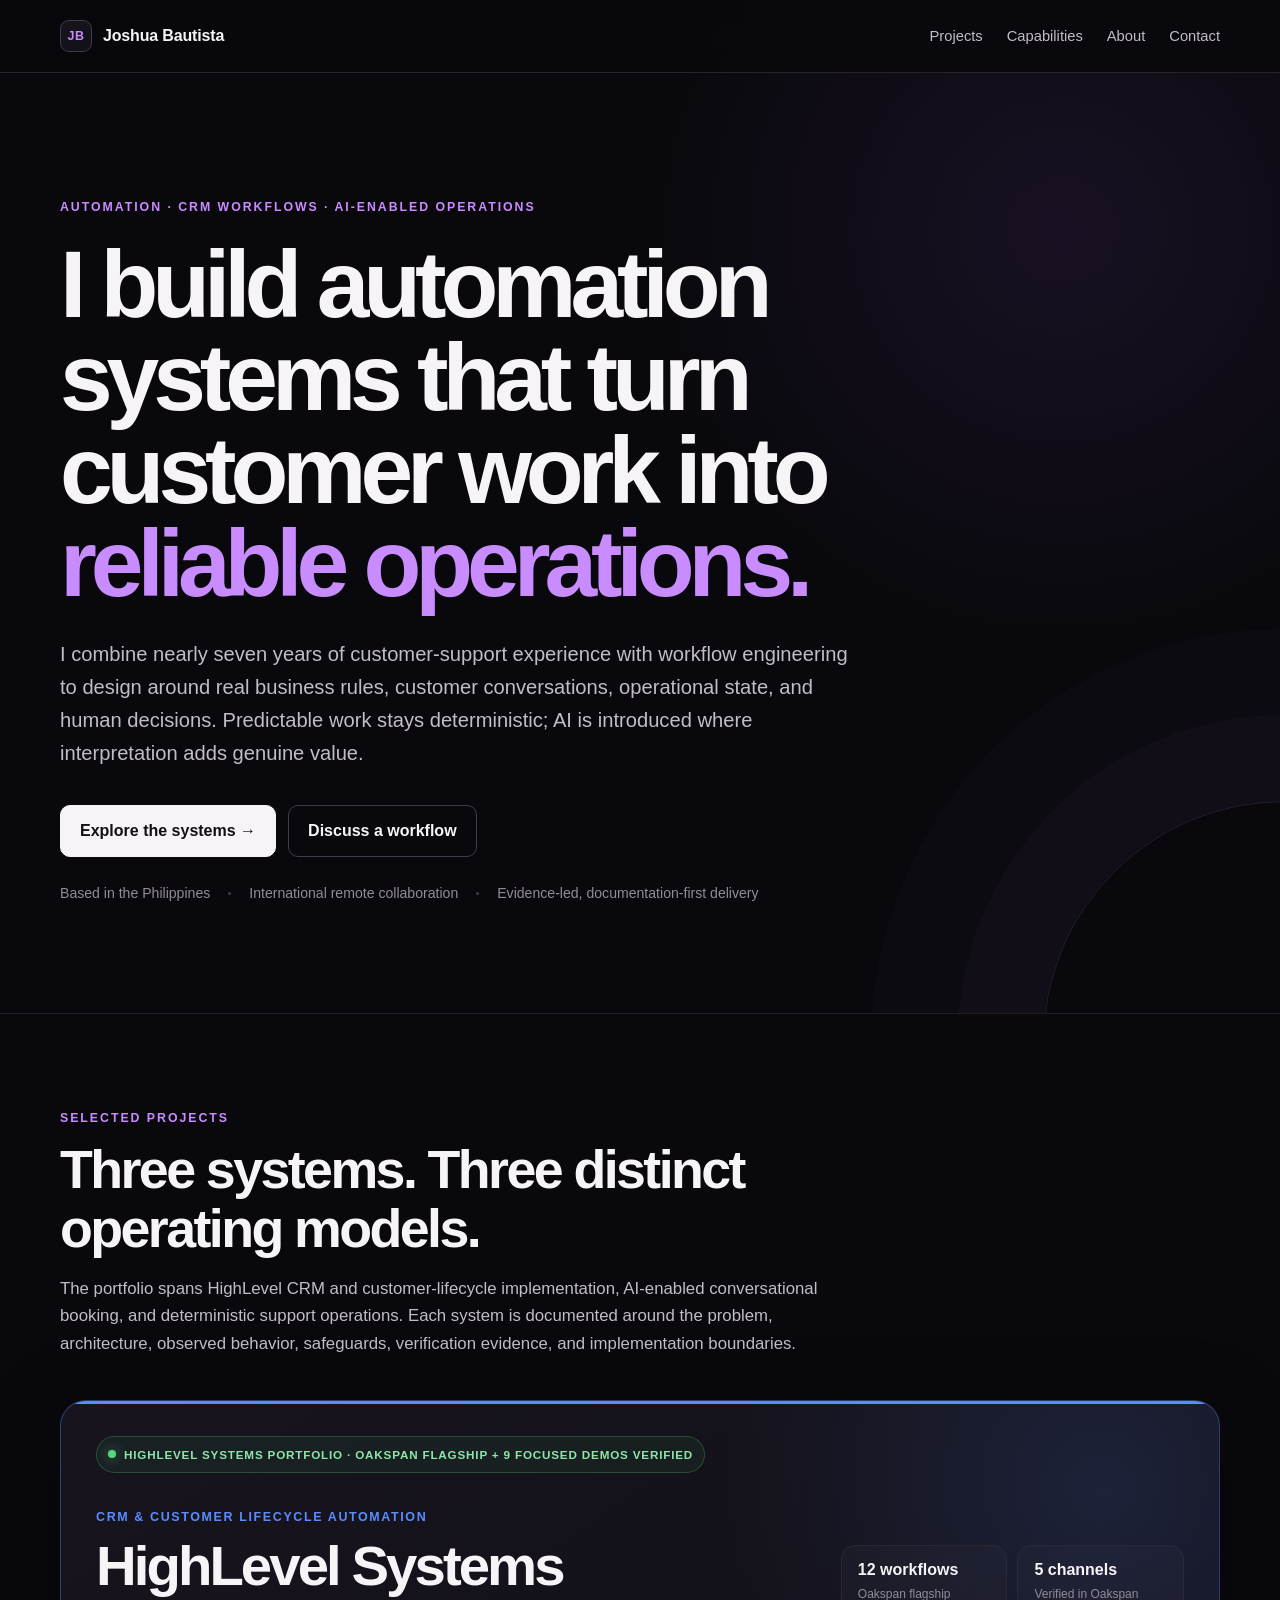
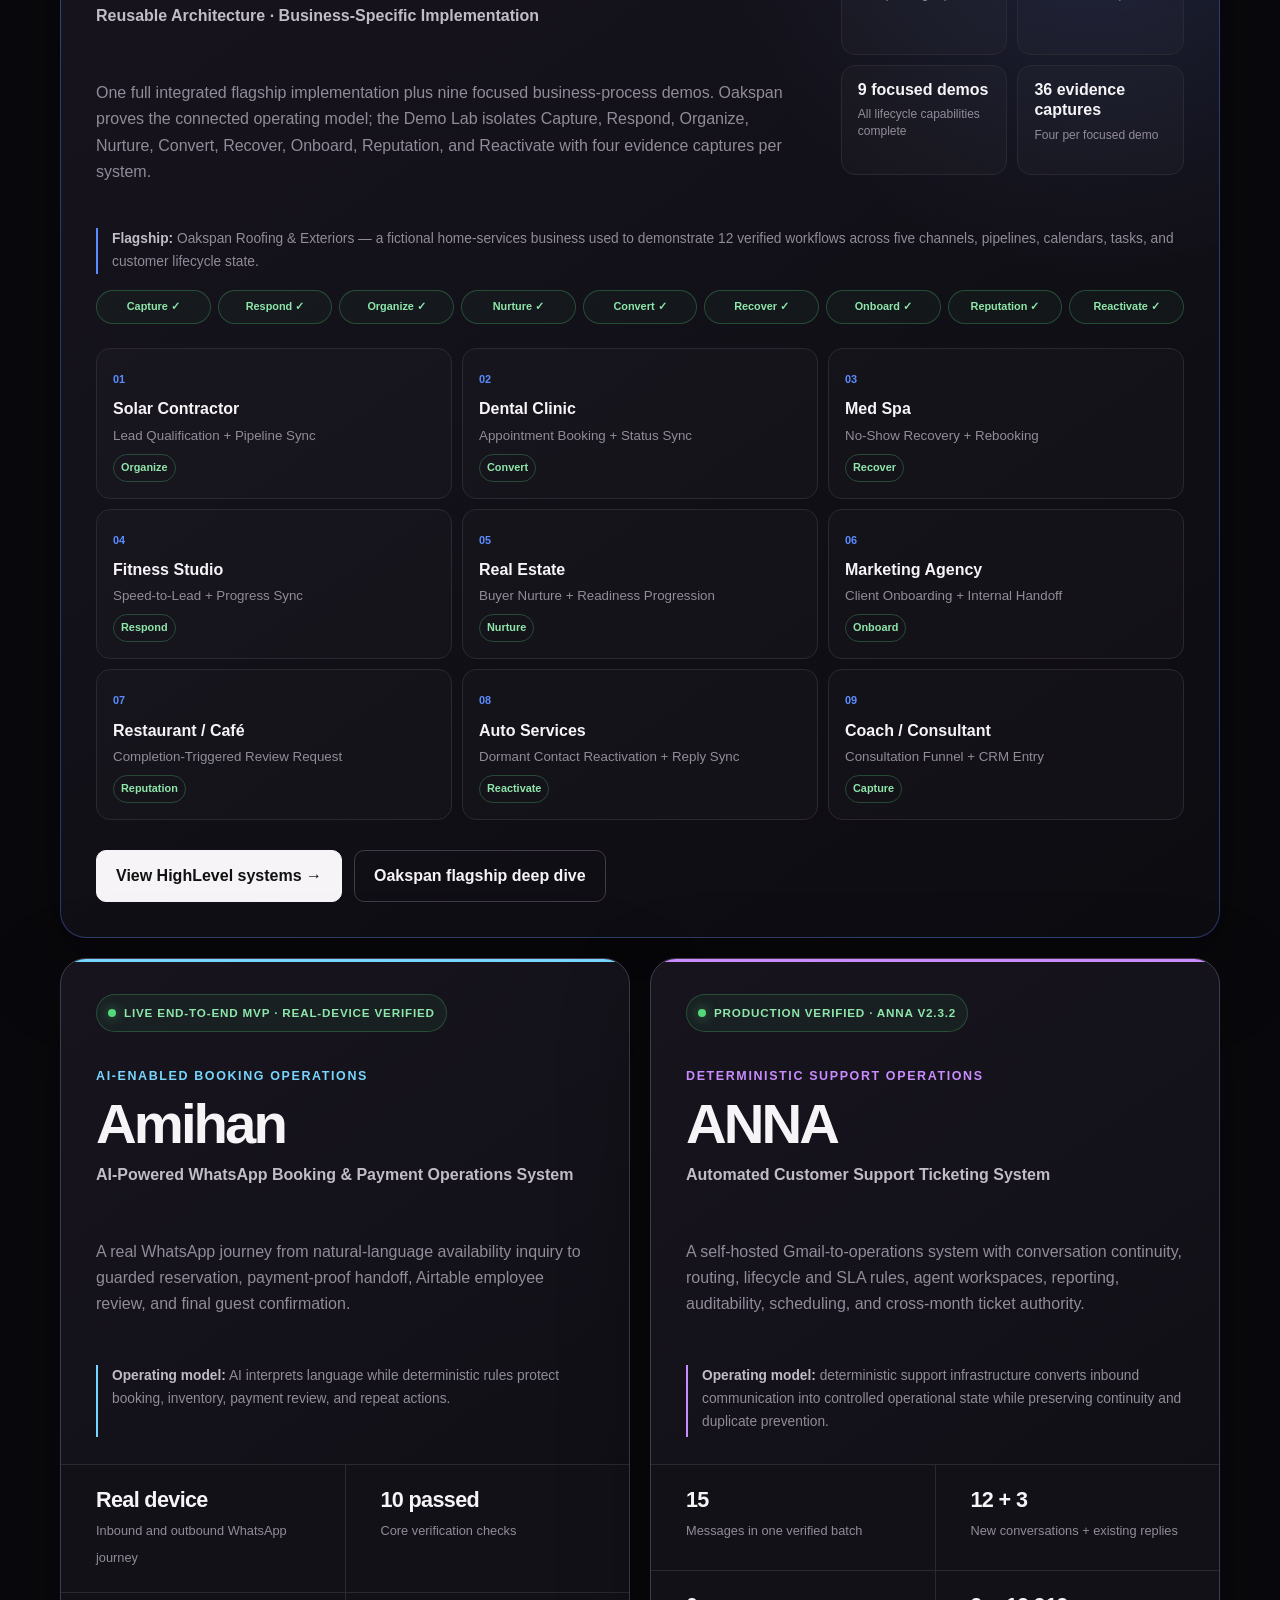
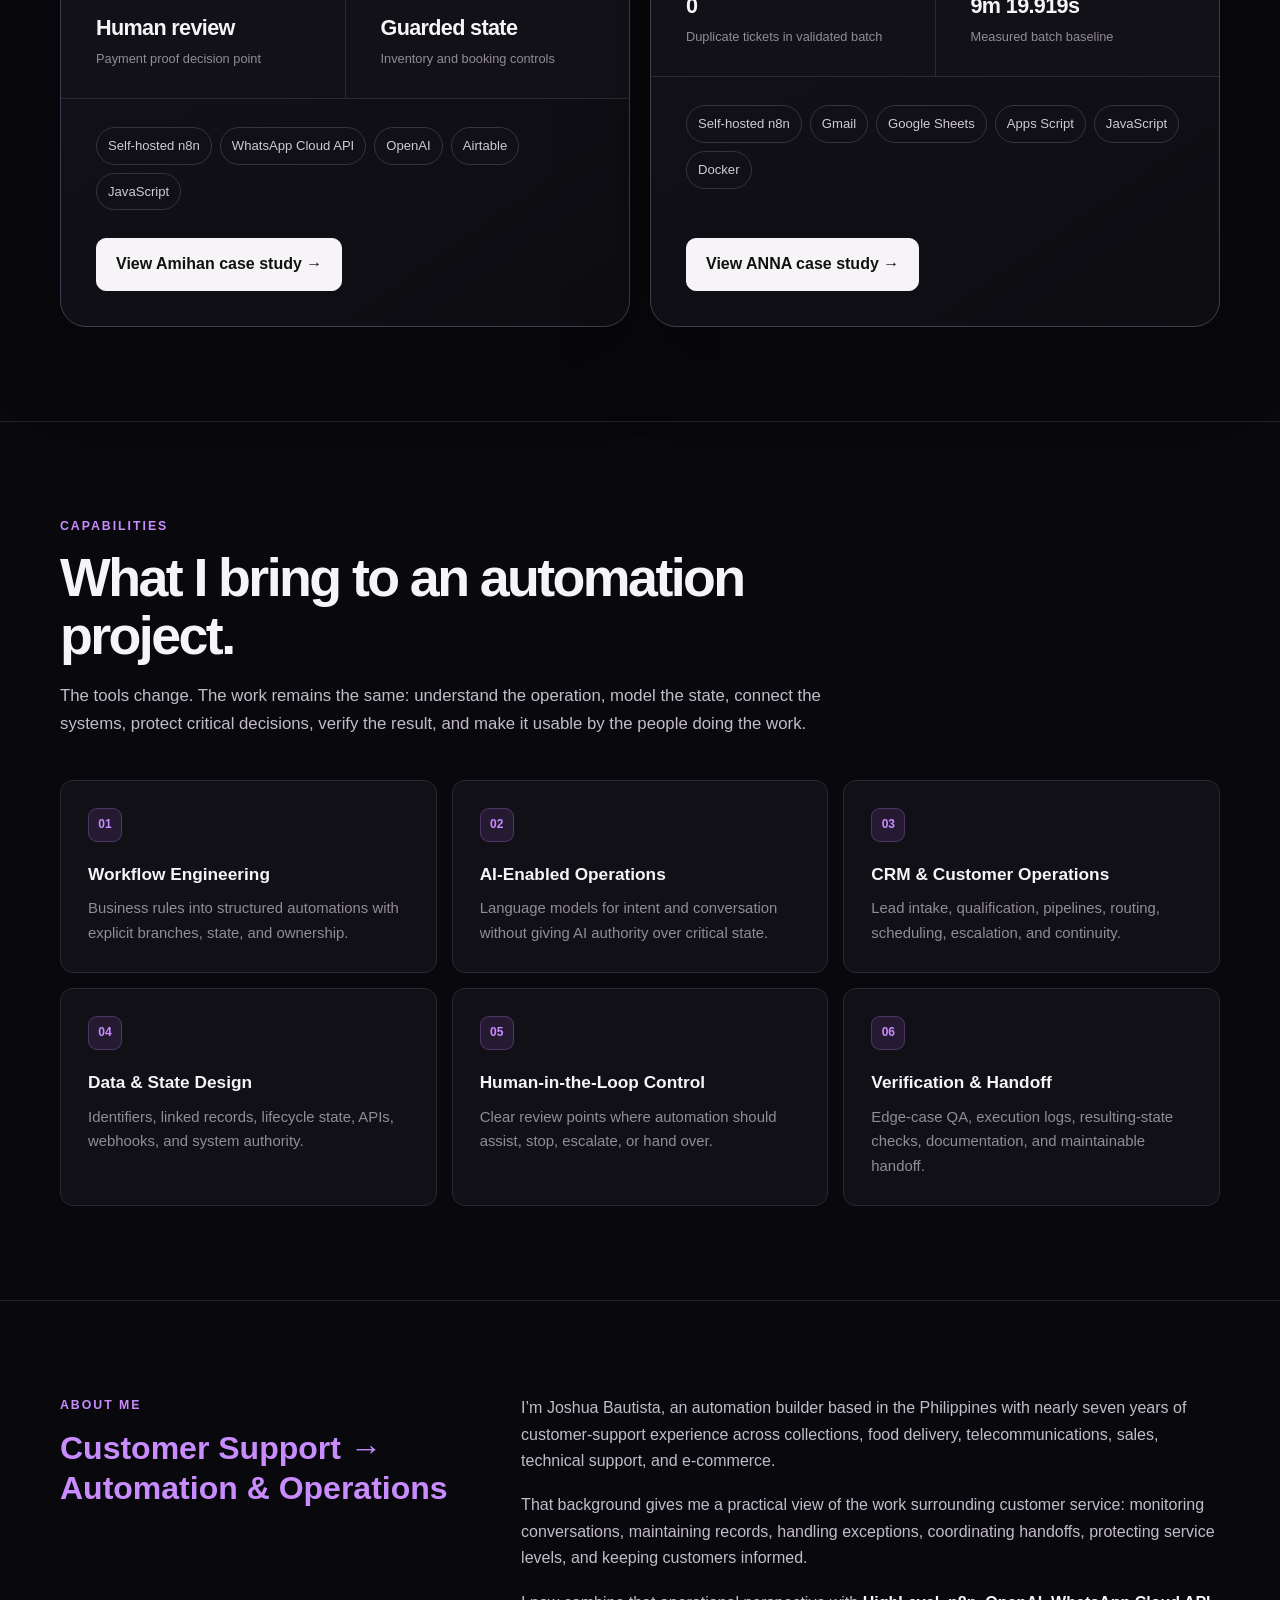
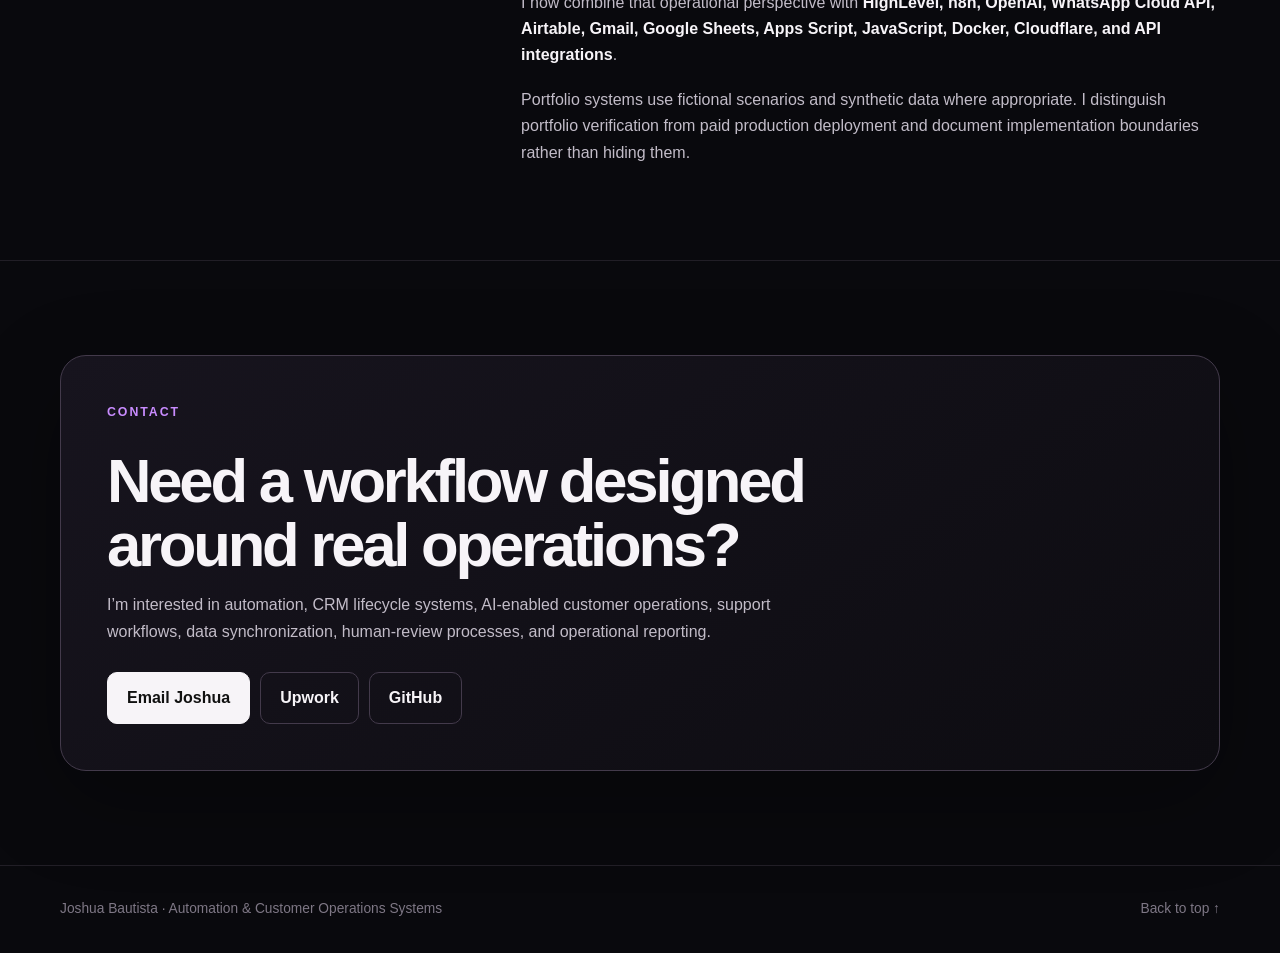
<file: index.html>
<!DOCTYPE html><html lang="en"><head><meta charset="UTF-8"><meta name="viewport" content="width=device-width,initial-scale=1.0">
<title>Joshua Bautista | Automation & Customer Operations Systems</title><meta name="description" content="Joshua Bautista builds verified automation and customer-operations systems with HighLevel, n8n, OpenAI, Airtable, Google Workspace, JavaScript, and API integrations."><meta name="theme-color" content="#09090d"><link rel="canonical" href="https://jdbautista-automations.github.io/"><link rel="stylesheet" href="assets/styles.css">
<style>
.highlevel-suite{--card-accent:#5b8cff;grid-column:1/-1;border:1px solid rgba(91,140,255,.35);background:radial-gradient(circle at 90% 8%,rgba(91,140,255,.14),transparent 24rem),linear-gradient(145deg,var(--surface-raised),#0d0c11)} .suite-grid{display:grid;grid-template-columns:minmax(0,1.35fr) minmax(280px,.65fr);column-gap:32px;row-gap:0;align-items:start} .suite-grid>div:first-child{display:contents} .suite-grid>div:first-child>.project-kicker{grid-column:1;grid-row:1} .suite-grid>div:first-child>h3{grid-column:1;grid-row:2} .suite-grid>div:first-child>.project-subtitle{grid-column:1;grid-row:3} .suite-grid>div:first-child>.project-summary{grid-column:1;grid-row:4} .suite-stats{grid-column:2;grid-row:1/5;align-self:start;display:grid;grid-template-columns:repeat(2,minmax(0,1fr));grid-template-rows:repeat(2,110px);gap:10px;margin-top:38px} .suite-stat{min-height:0;padding:14px 16px;border:1px solid var(--border);border-radius:14px;background:rgba(255,255,255,.018);overflow:hidden} .suite-stat strong{display:block;line-height:1.28} .suite-stat span{display:block;margin-top:6px;color:var(--text-muted);font-size:.75rem;line-height:1.35} .suite-grid>div:first-child>.project-origin{grid-column:1/-1;grid-row:5;min-height:0;margin:16px 0 0;max-width:none} .lifecycle-line{grid-column:1/-1;grid-row:6;display:grid;grid-template-columns:repeat(9,minmax(0,1fr));gap:7px;margin-top:16px} .lifecycle-line span{min-width:0;padding:7px 5px;border:1px solid rgba(85,216,121,.28);border-radius:999px;color:var(--success);font-size:.68rem;font-weight:780;background:rgba(85,216,121,.04);text-align:center;white-space:nowrap} .mini-demo-grid{display:grid;grid-template-columns:repeat(3,minmax(0,1fr));gap:10px;margin-top:24px} .mini-demo{position:relative;padding:16px;border:1px solid var(--border);border-radius:14px;background:rgba(255,255,255,.015)} .mini-demo>span{color:#5b8cff;font-size:.68rem;font-weight:900} .mini-demo strong,.mini-demo small{display:block} .mini-demo strong{margin-top:5px} .mini-demo small{margin-top:4px;color:var(--text-muted);line-height:1.35} .mini-demo em{display:inline-block;margin-top:9px;padding:4px 7px;border:1px solid rgba(85,216,121,.28);border-radius:999px;color:var(--success);font-size:.68rem;font-style:normal;font-weight:800} .highlevel-suite>.button-row{margin-top:30px} .project-card.amihan .project-summary,.project-card.anna .project-summary{min-height:6.6em}
@media(max-width:950px){.suite-grid{grid-template-columns:1fr;row-gap:0}.suite-grid>div:first-child{display:block}.suite-stats{grid-column:auto;grid-row:auto;margin-top:0;grid-template-rows:none}.suite-grid>div:first-child>.project-origin{margin-top:28px}.lifecycle-line{display:flex;flex-wrap:wrap;gap:7px;margin-top:16px}.lifecycle-line span{padding-inline:9px}.mini-demo-grid{grid-template-columns:repeat(2,1fr)}.project-card.amihan .project-summary,.project-card.anna .project-summary{min-height:0}} @media(max-width:620px){.mini-demo-grid,.suite-stats{grid-template-columns:1fr}}
</style></head><body><a class="skip-link" href="#main">Skip to content</a>
<nav class="site-nav"><div class="container nav-inner"><a class="brand" href="#top"><span class="brand-mark">JB</span><span>Joshua Bautista</span></a><div class="nav-links"><a href="#projects">Projects</a><a class="hide-mobile" href="#capabilities">Capabilities</a><a class="hide-mobile" href="#about">About</a><a href="#contact">Contact</a></div></div></nav>
<main id="main"><header class="home-hero" id="top"><div class="container"><p class="eyebrow">Automation · CRM Workflows · AI-Enabled Operations</p><h1>I build automation systems that turn customer work into <span>reliable operations.</span></h1><p class="hero-copy">I combine nearly seven years of customer-support experience with workflow engineering to design around real business rules, customer conversations, operational state, and human decisions. Predictable work stays deterministic; AI is introduced where interpretation adds genuine value.</p><div class="button-row"><a class="button button-primary" href="#projects">Explore the systems →</a><a class="button button-secondary" href="#contact">Discuss a workflow</a></div><div class="availability-line"><span>Based in the Philippines</span><span>International remote collaboration</span><span>Evidence-led, documentation-first delivery</span></div></div></header>
<section class="section" id="projects"><div class="container"><p class="section-label">Selected Projects</p><h2 class="section-title">Three systems. Three distinct operating models.</h2><p class="section-intro">The portfolio spans HighLevel CRM and customer-lifecycle implementation, AI-enabled conversational booking, and deterministic support operations. Each system is documented around the problem, architecture, observed behavior, safeguards, verification evidence, and implementation boundaries.</p><div class="project-grid">
<article class="project-card highlevel-suite"><div class="status"><span class="status-dot"></span>HighLevel systems portfolio · Oakspan flagship + 9 focused demos verified</div><div class="suite-grid"><div><p class="project-kicker">CRM & customer lifecycle automation</p><h3>HighLevel Systems</h3><p class="project-subtitle">Reusable Architecture · Business-Specific Implementation</p><p class="project-summary">One full integrated flagship implementation plus nine focused business-process demos. Oakspan proves the connected operating model; the Demo Lab isolates Capture, Respond, Organize, Nurture, Convert, Recover, Onboard, Reputation, and Reactivate with four evidence captures per system.</p><p class="project-origin"><strong>Flagship:</strong> Oakspan Roofing & Exteriors — a fictional home-services business used to demonstrate 12 verified workflows across five channels, pipelines, calendars, tasks, and customer lifecycle state.</p><div class="lifecycle-line"><span>Capture ✓</span><span>Respond ✓</span><span>Organize ✓</span><span>Nurture ✓</span><span>Convert ✓</span><span>Recover ✓</span><span>Onboard ✓</span><span>Reputation ✓</span><span>Reactivate ✓</span></div></div><div class="suite-stats"><div class="suite-stat"><strong>12 workflows</strong><span>Oakspan flagship</span></div><div class="suite-stat"><strong>5 channels</strong><span>Verified in Oakspan</span></div><div class="suite-stat"><strong>9 focused demos</strong><span>All lifecycle capabilities complete</span></div><div class="suite-stat"><strong>36 evidence captures</strong><span>Four per focused demo</span></div></div></div><div class="mini-demo-grid"><div class="mini-demo"><span>01</span><strong>Solar Contractor</strong><small>Lead Qualification + Pipeline Sync</small><em>Organize</em></div><div class="mini-demo"><span>02</span><strong>Dental Clinic</strong><small>Appointment Booking + Status Sync</small><em>Convert</em></div><div class="mini-demo"><span>03</span><strong>Med Spa</strong><small>No-Show Recovery + Rebooking</small><em>Recover</em></div><div class="mini-demo"><span>04</span><strong>Fitness Studio</strong><small>Speed-to-Lead + Progress Sync</small><em>Respond</em></div><div class="mini-demo"><span>05</span><strong>Real Estate</strong><small>Buyer Nurture + Readiness Progression</small><em>Nurture</em></div><div class="mini-demo"><span>06</span><strong>Marketing Agency</strong><small>Client Onboarding + Internal Handoff</small><em>Onboard</em></div><div class="mini-demo"><span>07</span><strong>Restaurant / Café</strong><small>Completion-Triggered Review Request</small><em>Reputation</em></div><div class="mini-demo"><span>08</span><strong>Auto Services</strong><small>Dormant Contact Reactivation + Reply Sync</small><em>Reactivate</em></div><div class="mini-demo"><span>09</span><strong>Coach / Consultant</strong><small>Consultation Funnel + CRM Entry</small><em>Capture</em></div></div><div class="button-row"><a class="button button-primary" href="projects/highlevel/">View HighLevel systems →</a><a class="button button-secondary" href="projects/oakspan/">Oakspan flagship deep dive</a></div></article>
<article class="project-card amihan"><div class="status"><span class="status-dot"></span>Live end-to-end MVP · Real-device verified</div><p class="project-kicker">AI-enabled booking operations</p><h3>Amihan</h3><p class="project-subtitle">AI-Powered WhatsApp Booking & Payment Operations System</p><p class="project-summary">A real WhatsApp journey from natural-language availability inquiry to guarded reservation, payment-proof handoff, Airtable employee review, and final guest confirmation.</p><p class="project-origin"><strong>Operating model:</strong> AI interprets language while deterministic rules protect booking, inventory, payment review, and repeat actions.</p><div class="mini-proof-grid"><div class="mini-proof"><strong>Real device</strong><span>Inbound and outbound WhatsApp journey</span></div><div class="mini-proof"><strong>10 passed</strong><span>Core verification checks</span></div><div class="mini-proof"><strong>Human review</strong><span>Payment proof decision point</span></div><div class="mini-proof"><strong>Guarded state</strong><span>Inventory and booking controls</span></div></div><div class="pill-list"><span class="pill">Self-hosted n8n</span><span class="pill">WhatsApp Cloud API</span><span class="pill">OpenAI</span><span class="pill">Airtable</span><span class="pill">JavaScript</span></div><div class="button-row"><a class="button button-primary" href="projects/amihan/">View Amihan case study →</a></div></article>
<article class="project-card anna"><div class="status"><span class="status-dot"></span>Production verified · ANNA v2.3.2</div><p class="project-kicker">Deterministic support operations</p><h3>ANNA</h3><p class="project-subtitle">Automated Customer Support Ticketing System</p><p class="project-summary">A self-hosted Gmail-to-operations system with conversation continuity, routing, lifecycle and SLA rules, agent workspaces, reporting, auditability, scheduling, and cross-month ticket authority.</p><p class="project-origin"><strong>Operating model:</strong> deterministic support infrastructure converts inbound communication into controlled operational state while preserving continuity and duplicate prevention.</p><div class="mini-proof-grid"><div class="mini-proof"><strong>15</strong><span>Messages in one verified batch</span></div><div class="mini-proof"><strong>12 + 3</strong><span>New conversations + existing replies</span></div><div class="mini-proof"><strong>0</strong><span>Duplicate tickets in validated batch</span></div><div class="mini-proof"><strong>9m 19.919s</strong><span>Measured batch baseline</span></div></div><div class="pill-list"><span class="pill">Self-hosted n8n</span><span class="pill">Gmail</span><span class="pill">Google Sheets</span><span class="pill">Apps Script</span><span class="pill">JavaScript</span><span class="pill">Docker</span></div><div class="button-row"><a class="button button-primary" href="projects/anna-v2/">View ANNA case study →</a></div></article>
</div></div></section>
<section class="section" id="capabilities"><div class="container"><p class="section-label">Capabilities</p><h2 class="section-title">What I bring to an automation project.</h2><p class="section-intro">The tools change. The work remains the same: understand the operation, model the state, connect the systems, protect critical decisions, verify the result, and make it usable by the people doing the work.</p><div class="capability-grid"><article class="capability-card"><span class="capability-number">01</span><h3>Workflow Engineering</h3><p>Business rules into structured automations with explicit branches, state, and ownership.</p></article><article class="capability-card"><span class="capability-number">02</span><h3>AI-Enabled Operations</h3><p>Language models for intent and conversation without giving AI authority over critical state.</p></article><article class="capability-card"><span class="capability-number">03</span><h3>CRM & Customer Operations</h3><p>Lead intake, qualification, pipelines, routing, scheduling, escalation, and continuity.</p></article><article class="capability-card"><span class="capability-number">04</span><h3>Data & State Design</h3><p>Identifiers, linked records, lifecycle state, APIs, webhooks, and system authority.</p></article><article class="capability-card"><span class="capability-number">05</span><h3>Human-in-the-Loop Control</h3><p>Clear review points where automation should assist, stop, escalate, or hand over.</p></article><article class="capability-card"><span class="capability-number">06</span><h3>Verification & Handoff</h3><p>Edge-case QA, execution logs, resulting-state checks, documentation, and maintainable handoff.</p></article></div></div></section>
<section class="section" id="about"><div class="container about-grid"><div><p class="section-label">About Me</p><h2 class="about-heading">Customer Support → Automation & Operations</h2></div><div class="about-copy"><p>I’m Joshua Bautista, an automation builder based in the Philippines with nearly seven years of customer-support experience across collections, food delivery, telecommunications, sales, technical support, and e-commerce.</p><p>That background gives me a practical view of the work surrounding customer service: monitoring conversations, maintaining records, handling exceptions, coordinating handoffs, protecting service levels, and keeping customers informed.</p><p>I now combine that operational perspective with <strong>HighLevel, n8n, OpenAI, WhatsApp Cloud API, Airtable, Gmail, Google Sheets, Apps Script, JavaScript, Docker, Cloudflare, and API integrations</strong>.</p><p>Portfolio systems use fictional scenarios and synthetic data where appropriate. I distinguish portfolio verification from paid production deployment and document implementation boundaries rather than hiding them.</p></div></div></section>
<section class="section" id="contact"><div class="container"><div class="contact-panel"><p class="section-label">Contact</p><h2>Need a workflow designed around real operations?</h2><p>I’m interested in automation, CRM lifecycle systems, AI-enabled customer operations, support workflows, data synchronization, human-review processes, and operational reporting.</p><div class="contact-links"><a class="button button-primary" href="mailto:joshuaisonfaya@gmail.com">Email Joshua</a><a class="button button-secondary" href="https://www.upwork.com/freelancers/~01811f71e224a9a5d6?mp_source=share" target="_blank" rel="noopener noreferrer">Upwork</a><a class="button button-secondary" href="https://github.com/jdbautista-automations" target="_blank" rel="noopener noreferrer">GitHub</a></div></div></div></section></main><footer class="site-footer"><div class="container footer-inner"><span>Joshua Bautista · Automation & Customer Operations Systems</span><a href="#top">Back to top ↑</a></div></footer></body></html>
</file>
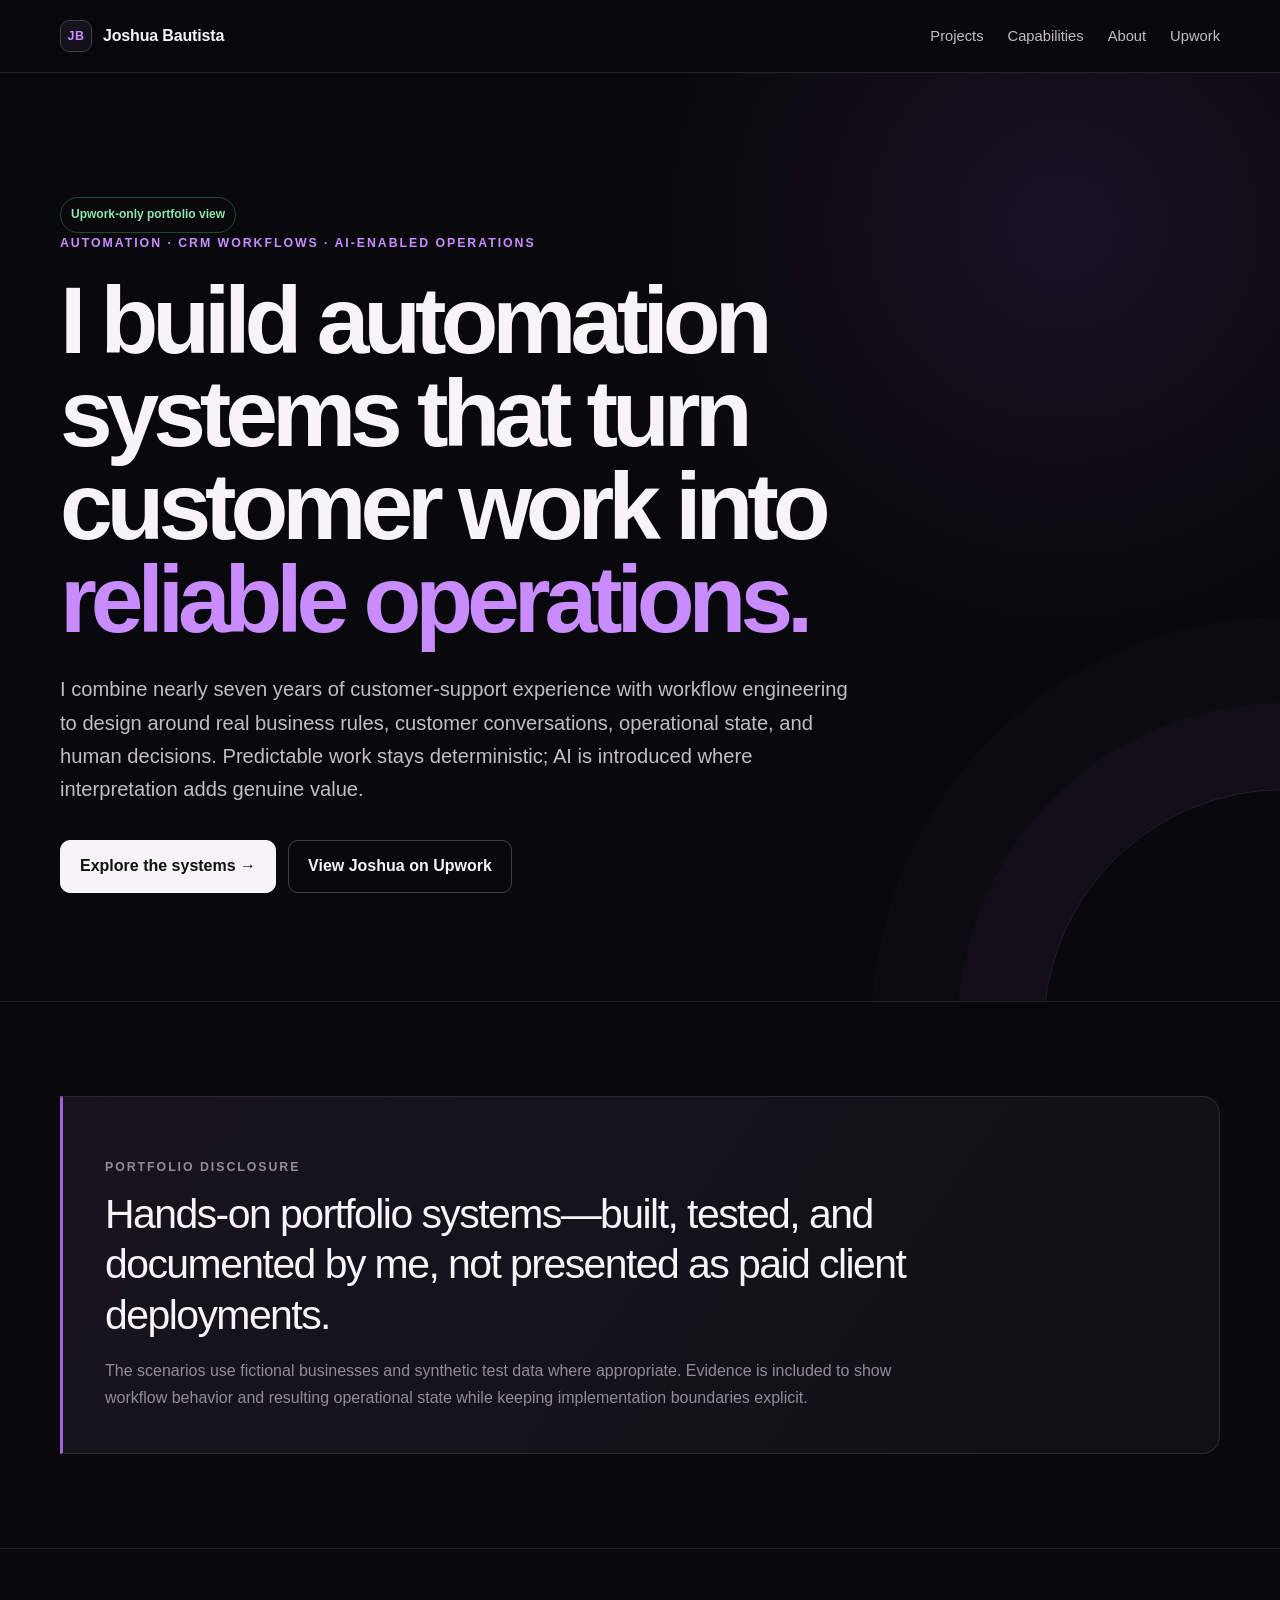
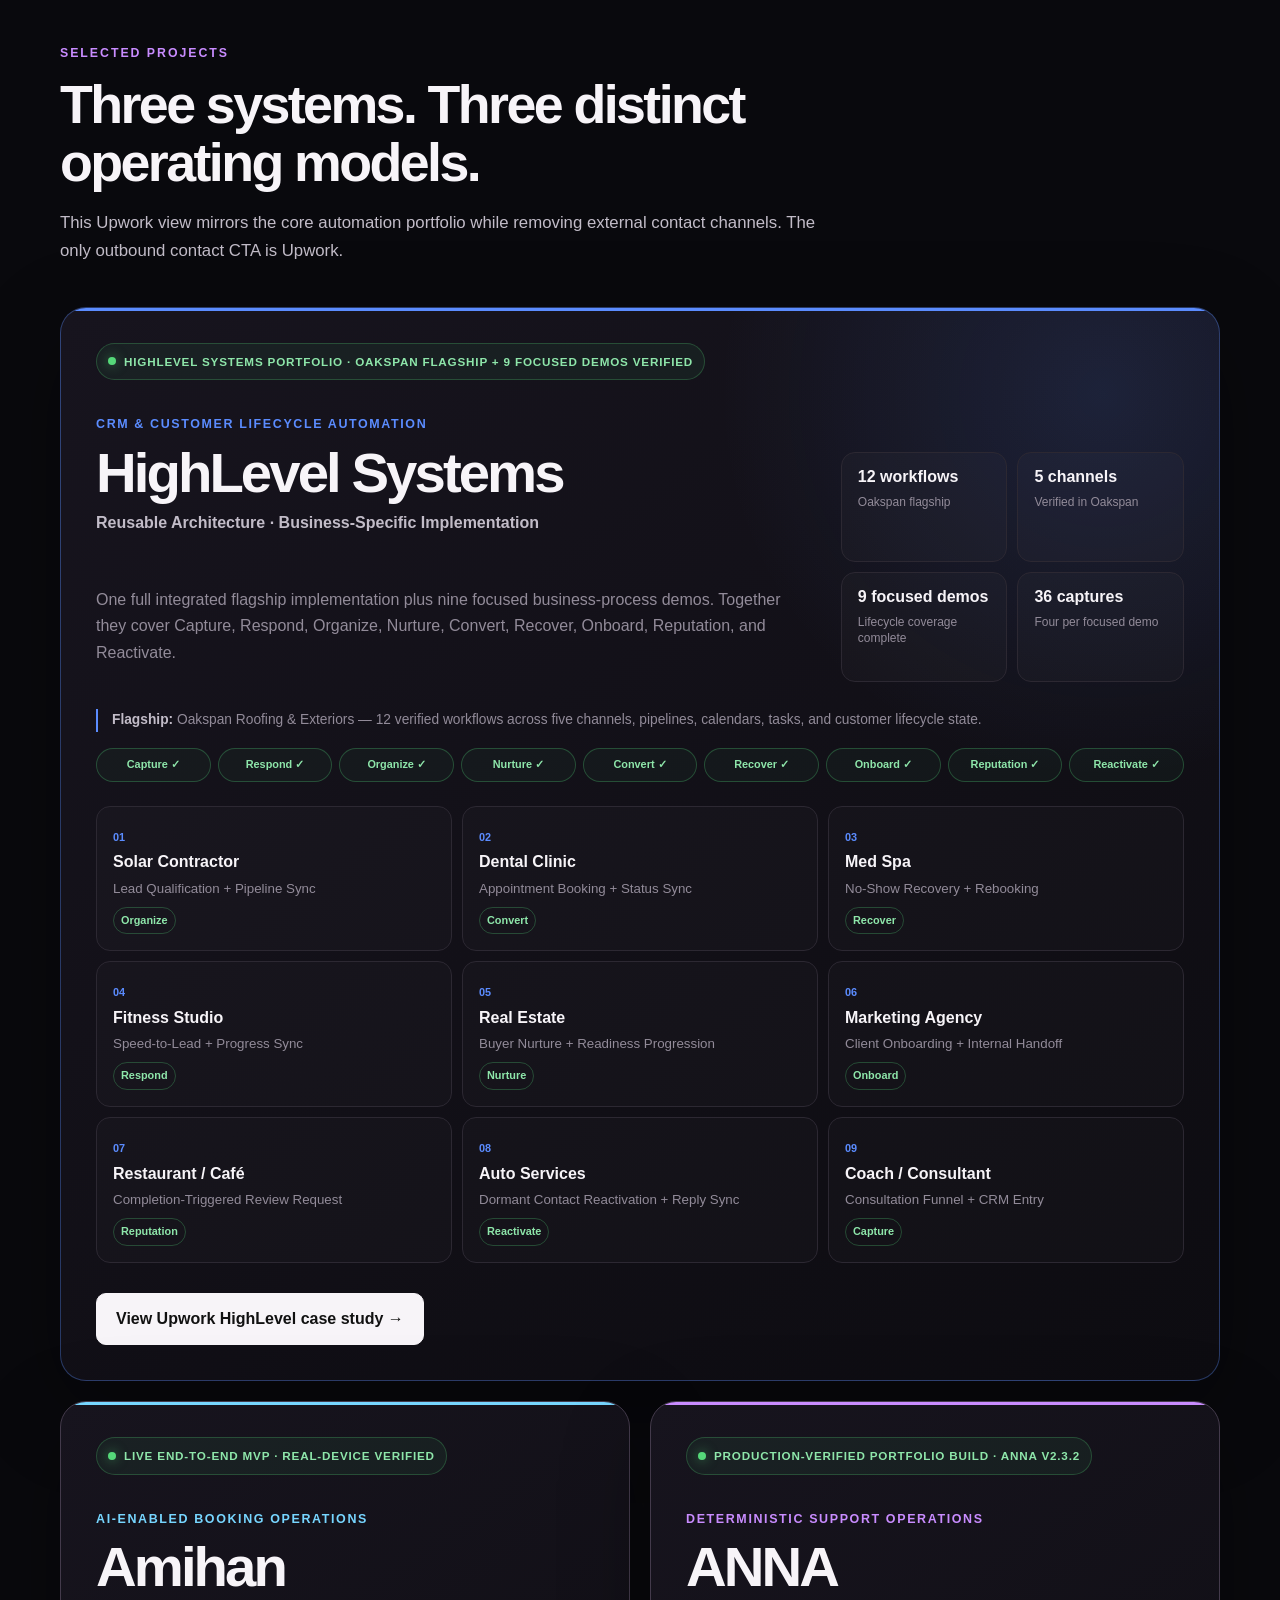
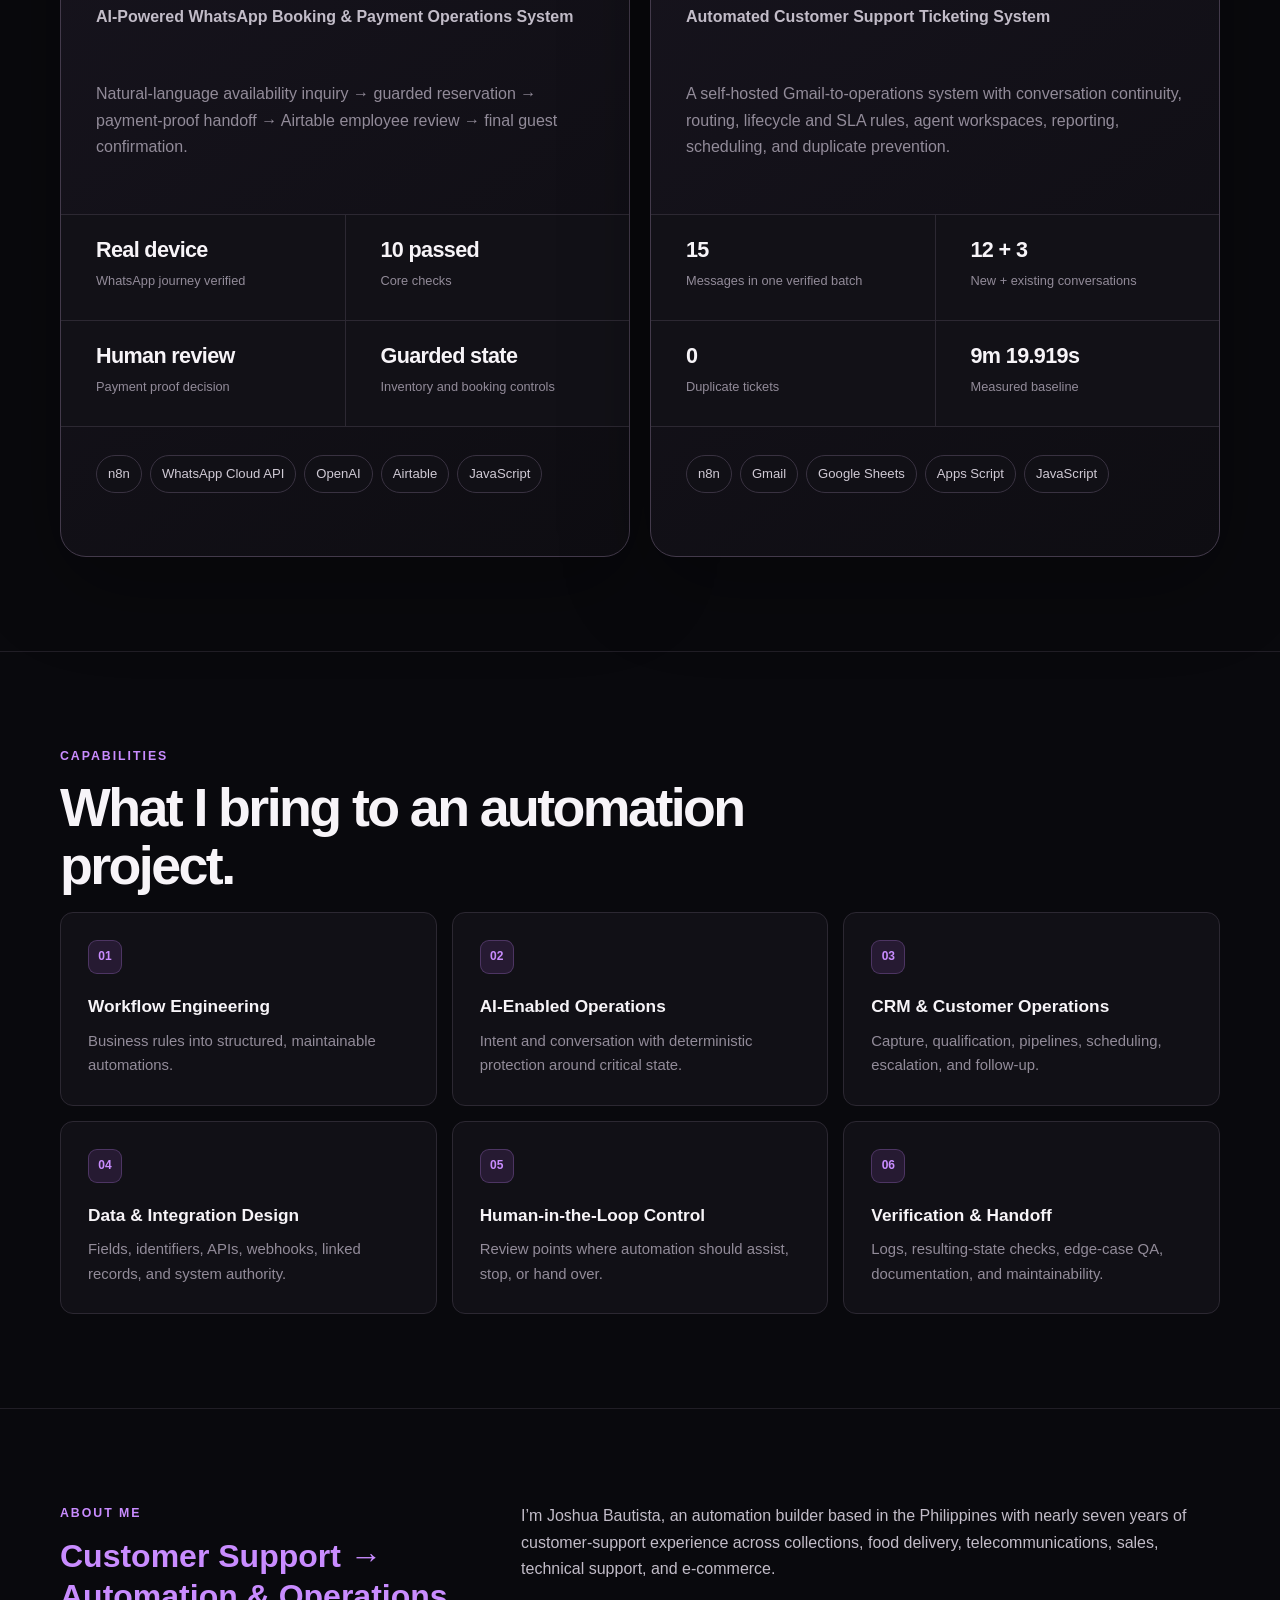
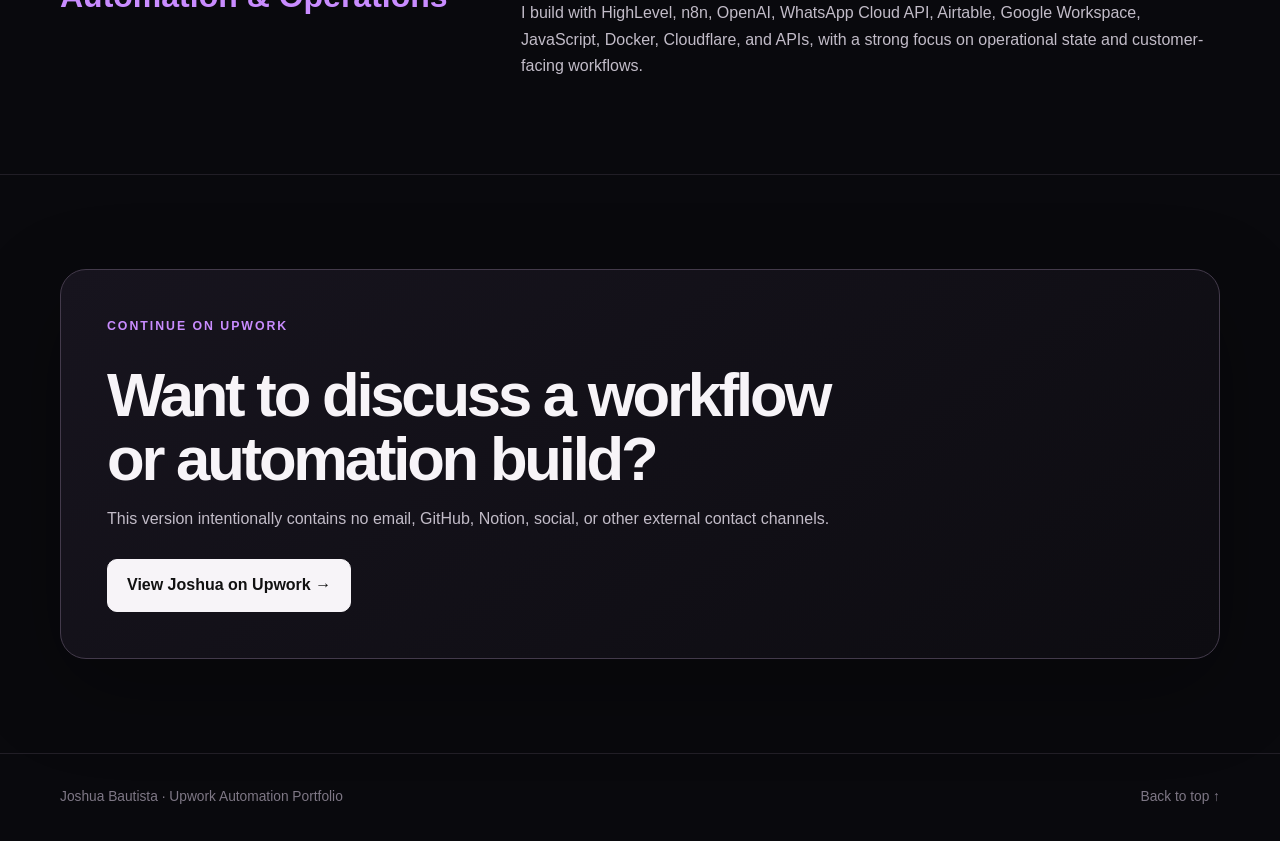
<file: upwork/index.html>
<!DOCTYPE html><html lang="en"><head><meta charset="UTF-8"><meta name="viewport" content="width=device-width,initial-scale=1.0"><title>Joshua Bautista | Upwork Automation Portfolio</title><meta name="description" content="Upwork-focused automation portfolio by Joshua Bautista: HighLevel CRM systems, AI-enabled booking operations, and deterministic customer-support automation."><meta name="theme-color" content="#09090d"><link rel="canonical" href="https://jdbautista-automations.github.io/upwork/"><link rel="stylesheet" href="../assets/styles.css">
<style>.upwork-badge{display:inline-flex;padding:7px 10px;border:1px solid rgba(85,216,121,.3);border-radius:999px;color:var(--success);font-size:.75rem;font-weight:850} .highlevel-suite{--card-accent:#5b8cff;grid-column:1/-1;border:1px solid rgba(91,140,255,.35);background:radial-gradient(circle at 90% 8%,rgba(91,140,255,.14),transparent 24rem),linear-gradient(145deg,var(--surface-raised),#0d0c11)} .suite-grid{display:grid;grid-template-columns:minmax(0,1.35fr) minmax(280px,.65fr);column-gap:32px;row-gap:0;align-items:start} .suite-grid>div:first-child{display:contents} .suite-grid>div:first-child>.project-kicker{grid-column:1;grid-row:1} .suite-grid>div:first-child>h3{grid-column:1;grid-row:2} .suite-grid>div:first-child>.project-subtitle{grid-column:1;grid-row:3} .suite-grid>div:first-child>.project-summary{grid-column:1;grid-row:4} .suite-stats{grid-column:2;grid-row:1/5;align-self:start;display:grid;grid-template-columns:repeat(2,minmax(0,1fr));grid-template-rows:repeat(2,110px);gap:10px;margin-top:38px} .suite-stat{min-height:0;padding:14px 16px;border:1px solid var(--border);border-radius:14px;background:rgba(255,255,255,.018);overflow:hidden} .suite-stat strong{display:block;line-height:1.28} .suite-stat span{display:block;margin-top:6px;color:var(--text-muted);font-size:.75rem;line-height:1.35} .suite-grid>div:first-child>.project-origin{grid-column:1/-1;grid-row:5;min-height:0;margin:16px 0 0;max-width:none} .lifecycle-line{grid-column:1/-1;grid-row:6;display:grid;grid-template-columns:repeat(9,minmax(0,1fr));gap:7px;margin-top:16px} .lifecycle-line span{min-width:0;padding:7px 5px;border:1px solid rgba(85,216,121,.28);border-radius:999px;color:var(--success);font-size:.68rem;font-weight:780;background:rgba(85,216,121,.04);text-align:center;white-space:nowrap} .mini-demo-grid{display:grid;grid-template-columns:repeat(3,minmax(0,1fr));gap:10px;margin-top:24px} .mini-demo{padding:16px;border:1px solid var(--border);border-radius:14px;background:rgba(255,255,255,.015)} .mini-demo>span{color:#5b8cff;font-size:.68rem;font-weight:900} .mini-demo strong,.mini-demo small{display:block} .mini-demo small{margin-top:4px;color:var(--text-muted);line-height:1.35} .mini-demo em{display:inline-block;margin-top:9px;padding:4px 7px;border:1px solid rgba(85,216,121,.28);border-radius:999px;color:var(--success);font-size:.68rem;font-style:normal;font-weight:800} .highlevel-suite>.button-row{margin-top:30px} .project-card.amihan .project-summary,.project-card.anna .project-summary{min-height:6.6em} @media(max-width:950px){.suite-grid{grid-template-columns:1fr;row-gap:0}.suite-grid>div:first-child{display:block}.suite-stats{grid-column:auto;grid-row:auto;margin-top:0;grid-template-rows:none}.suite-grid>div:first-child>.project-origin{margin-top:28px}.lifecycle-line{display:flex;flex-wrap:wrap;gap:7px;margin-top:16px}.lifecycle-line span{padding-inline:9px}.mini-demo-grid{grid-template-columns:repeat(2,1fr)}.project-card.amihan .project-summary,.project-card.anna .project-summary{min-height:0}} @media(max-width:620px){.mini-demo-grid,.suite-stats{grid-template-columns:1fr}}</style></head><body><a class="skip-link" href="#main">Skip to content</a>
<nav class="site-nav"><div class="container nav-inner"><a class="brand" href="#top"><span class="brand-mark">JB</span><span>Joshua Bautista</span></a><div class="nav-links"><a href="#projects">Projects</a><a class="hide-mobile" href="#capabilities">Capabilities</a><a class="hide-mobile" href="#about">About</a><a href="#contact">Upwork</a></div></div></nav>
<main id="main"><header class="home-hero" id="top"><div class="container"><span class="upwork-badge">Upwork-only portfolio view</span><p class="eyebrow">Automation · CRM Workflows · AI-Enabled Operations</p><h1>I build automation systems that turn customer work into <span>reliable operations.</span></h1><p class="hero-copy">I combine nearly seven years of customer-support experience with workflow engineering to design around real business rules, customer conversations, operational state, and human decisions. Predictable work stays deterministic; AI is introduced where interpretation adds genuine value.</p><div class="button-row"><a class="button button-primary" href="#projects">Explore the systems →</a><a class="button button-secondary" href="https://www.upwork.com/freelancers/~01811f71e224a9a5d6?mp_source=share" target="_blank" rel="noopener noreferrer">View Joshua on Upwork</a></div></div></header>
<section class="section"><div class="container"><div class="approach-panel"><p class="section-label">Portfolio Disclosure</p><blockquote>Hands-on portfolio systems—built, tested, and documented by me, not presented as paid client deployments.</blockquote><p>The scenarios use fictional businesses and synthetic test data where appropriate. Evidence is included to show workflow behavior and resulting operational state while keeping implementation boundaries explicit.</p></div></div></section>
<section class="section" id="projects"><div class="container"><p class="section-label">Selected Projects</p><h2 class="section-title">Three systems. Three distinct operating models.</h2><p class="section-intro">This Upwork view mirrors the core automation portfolio while removing external contact channels. The only outbound contact CTA is Upwork.</p><div class="project-grid">
<article class="project-card highlevel-suite"><div class="status"><span class="status-dot"></span>HighLevel systems portfolio · Oakspan flagship + 9 focused demos verified</div><div class="suite-grid"><div><p class="project-kicker">CRM & customer lifecycle automation</p><h3>HighLevel Systems</h3><p class="project-subtitle">Reusable Architecture · Business-Specific Implementation</p><p class="project-summary">One full integrated flagship implementation plus nine focused business-process demos. Together they cover Capture, Respond, Organize, Nurture, Convert, Recover, Onboard, Reputation, and Reactivate.</p><p class="project-origin"><strong>Flagship:</strong> Oakspan Roofing & Exteriors — 12 verified workflows across five channels, pipelines, calendars, tasks, and customer lifecycle state.</p><div class="lifecycle-line"><span>Capture ✓</span><span>Respond ✓</span><span>Organize ✓</span><span>Nurture ✓</span><span>Convert ✓</span><span>Recover ✓</span><span>Onboard ✓</span><span>Reputation ✓</span><span>Reactivate ✓</span></div></div><div class="suite-stats"><div class="suite-stat"><strong>12 workflows</strong><span>Oakspan flagship</span></div><div class="suite-stat"><strong>5 channels</strong><span>Verified in Oakspan</span></div><div class="suite-stat"><strong>9 focused demos</strong><span>Lifecycle coverage complete</span></div><div class="suite-stat"><strong>36 captures</strong><span>Four per focused demo</span></div></div></div><div class="mini-demo-grid"><div class="mini-demo"><span>01</span><strong>Solar Contractor</strong><small>Lead Qualification + Pipeline Sync</small><em>Organize</em></div><div class="mini-demo"><span>02</span><strong>Dental Clinic</strong><small>Appointment Booking + Status Sync</small><em>Convert</em></div><div class="mini-demo"><span>03</span><strong>Med Spa</strong><small>No-Show Recovery + Rebooking</small><em>Recover</em></div><div class="mini-demo"><span>04</span><strong>Fitness Studio</strong><small>Speed-to-Lead + Progress Sync</small><em>Respond</em></div><div class="mini-demo"><span>05</span><strong>Real Estate</strong><small>Buyer Nurture + Readiness Progression</small><em>Nurture</em></div><div class="mini-demo"><span>06</span><strong>Marketing Agency</strong><small>Client Onboarding + Internal Handoff</small><em>Onboard</em></div><div class="mini-demo"><span>07</span><strong>Restaurant / Café</strong><small>Completion-Triggered Review Request</small><em>Reputation</em></div><div class="mini-demo"><span>08</span><strong>Auto Services</strong><small>Dormant Contact Reactivation + Reply Sync</small><em>Reactivate</em></div><div class="mini-demo"><span>09</span><strong>Coach / Consultant</strong><small>Consultation Funnel + CRM Entry</small><em>Capture</em></div></div><div class="button-row"><a class="button button-primary" href="highlevel/">View Upwork HighLevel case study →</a></div></article>
<article class="project-card amihan"><div class="status"><span class="status-dot"></span>Live end-to-end MVP · Real-device verified</div><p class="project-kicker">AI-enabled booking operations</p><h3>Amihan</h3><p class="project-subtitle">AI-Powered WhatsApp Booking & Payment Operations System</p><p class="project-summary">Natural-language availability inquiry → guarded reservation → payment-proof handoff → Airtable employee review → final guest confirmation.</p><div class="mini-proof-grid"><div class="mini-proof"><strong>Real device</strong><span>WhatsApp journey verified</span></div><div class="mini-proof"><strong>10 passed</strong><span>Core checks</span></div><div class="mini-proof"><strong>Human review</strong><span>Payment proof decision</span></div><div class="mini-proof"><strong>Guarded state</strong><span>Inventory and booking controls</span></div></div><div class="pill-list"><span class="pill">n8n</span><span class="pill">WhatsApp Cloud API</span><span class="pill">OpenAI</span><span class="pill">Airtable</span><span class="pill">JavaScript</span></div></article>
<article class="project-card anna"><div class="status"><span class="status-dot"></span>Production-verified portfolio build · ANNA v2.3.2</div><p class="project-kicker">Deterministic support operations</p><h3>ANNA</h3><p class="project-subtitle">Automated Customer Support Ticketing System</p><p class="project-summary">A self-hosted Gmail-to-operations system with conversation continuity, routing, lifecycle and SLA rules, agent workspaces, reporting, scheduling, and duplicate prevention.</p><div class="mini-proof-grid"><div class="mini-proof"><strong>15</strong><span>Messages in one verified batch</span></div><div class="mini-proof"><strong>12 + 3</strong><span>New + existing conversations</span></div><div class="mini-proof"><strong>0</strong><span>Duplicate tickets</span></div><div class="mini-proof"><strong>9m 19.919s</strong><span>Measured baseline</span></div></div><div class="pill-list"><span class="pill">n8n</span><span class="pill">Gmail</span><span class="pill">Google Sheets</span><span class="pill">Apps Script</span><span class="pill">JavaScript</span></div></article>
</div></div></section>
<section class="section" id="capabilities"><div class="container"><p class="section-label">Capabilities</p><h2 class="section-title">What I bring to an automation project.</h2><div class="capability-grid"><article class="capability-card"><span class="capability-number">01</span><h3>Workflow Engineering</h3><p>Business rules into structured, maintainable automations.</p></article><article class="capability-card"><span class="capability-number">02</span><h3>AI-Enabled Operations</h3><p>Intent and conversation with deterministic protection around critical state.</p></article><article class="capability-card"><span class="capability-number">03</span><h3>CRM & Customer Operations</h3><p>Capture, qualification, pipelines, scheduling, escalation, and follow-up.</p></article><article class="capability-card"><span class="capability-number">04</span><h3>Data & Integration Design</h3><p>Fields, identifiers, APIs, webhooks, linked records, and system authority.</p></article><article class="capability-card"><span class="capability-number">05</span><h3>Human-in-the-Loop Control</h3><p>Review points where automation should assist, stop, or hand over.</p></article><article class="capability-card"><span class="capability-number">06</span><h3>Verification & Handoff</h3><p>Logs, resulting-state checks, edge-case QA, documentation, and maintainability.</p></article></div></div></section>
<section class="section" id="about"><div class="container about-grid"><div><p class="section-label">About Me</p><h2 class="about-heading">Customer Support → Automation & Operations</h2></div><div class="about-copy"><p>I’m Joshua Bautista, an automation builder based in the Philippines with nearly seven years of customer-support experience across collections, food delivery, telecommunications, sales, technical support, and e-commerce.</p><p>I build with HighLevel, n8n, OpenAI, WhatsApp Cloud API, Airtable, Google Workspace, JavaScript, Docker, Cloudflare, and APIs, with a strong focus on operational state and customer-facing workflows.</p></div></div></section>
<section class="section" id="contact"><div class="container"><div class="contact-panel"><p class="section-label">Continue on Upwork</p><h2>Want to discuss a workflow or automation build?</h2><p>This version intentionally contains no email, GitHub, Notion, social, or other external contact channels.</p><div class="contact-links"><a class="button button-primary" href="https://www.upwork.com/freelancers/~01811f71e224a9a5d6?mp_source=share" target="_blank" rel="noopener noreferrer">View Joshua on Upwork →</a></div></div></div></section></main><footer class="site-footer"><div class="container footer-inner"><span>Joshua Bautista · Upwork Automation Portfolio</span><a href="#top">Back to top ↑</a></div></footer></body></html>
</file>
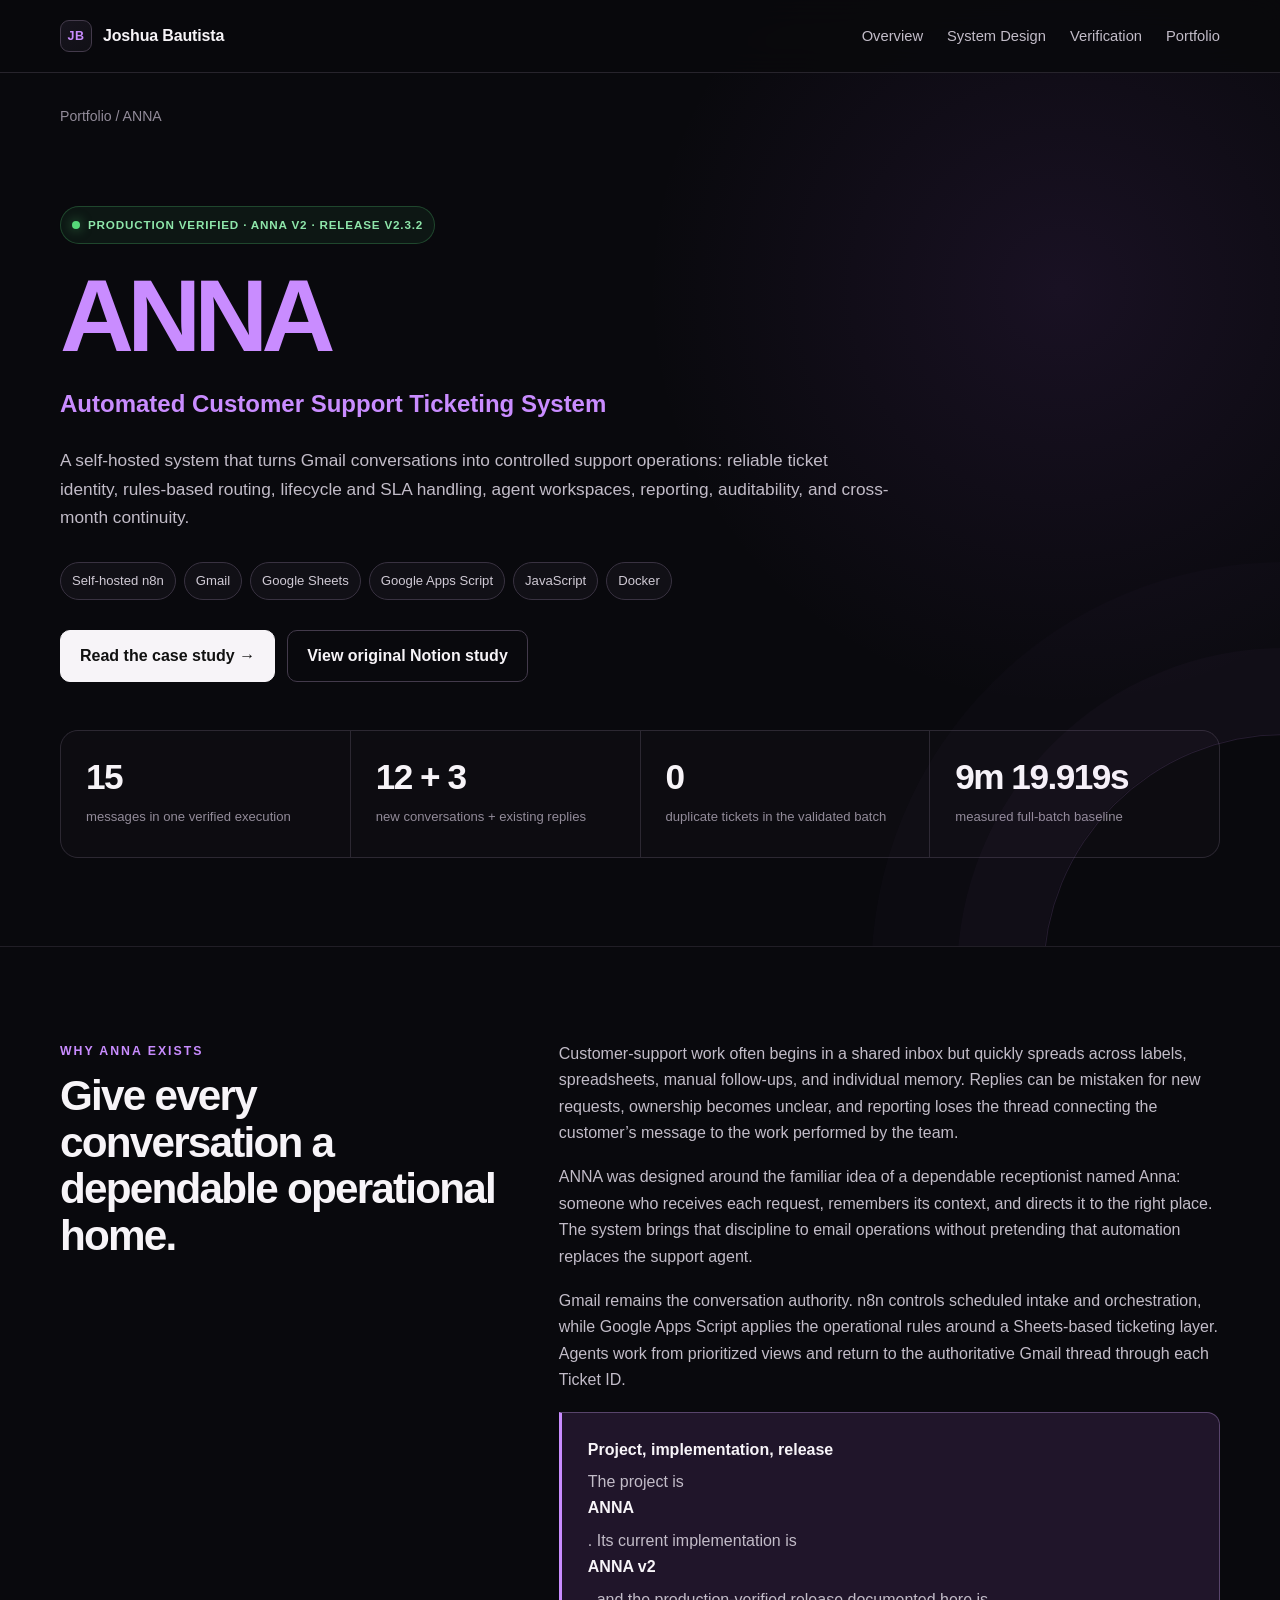
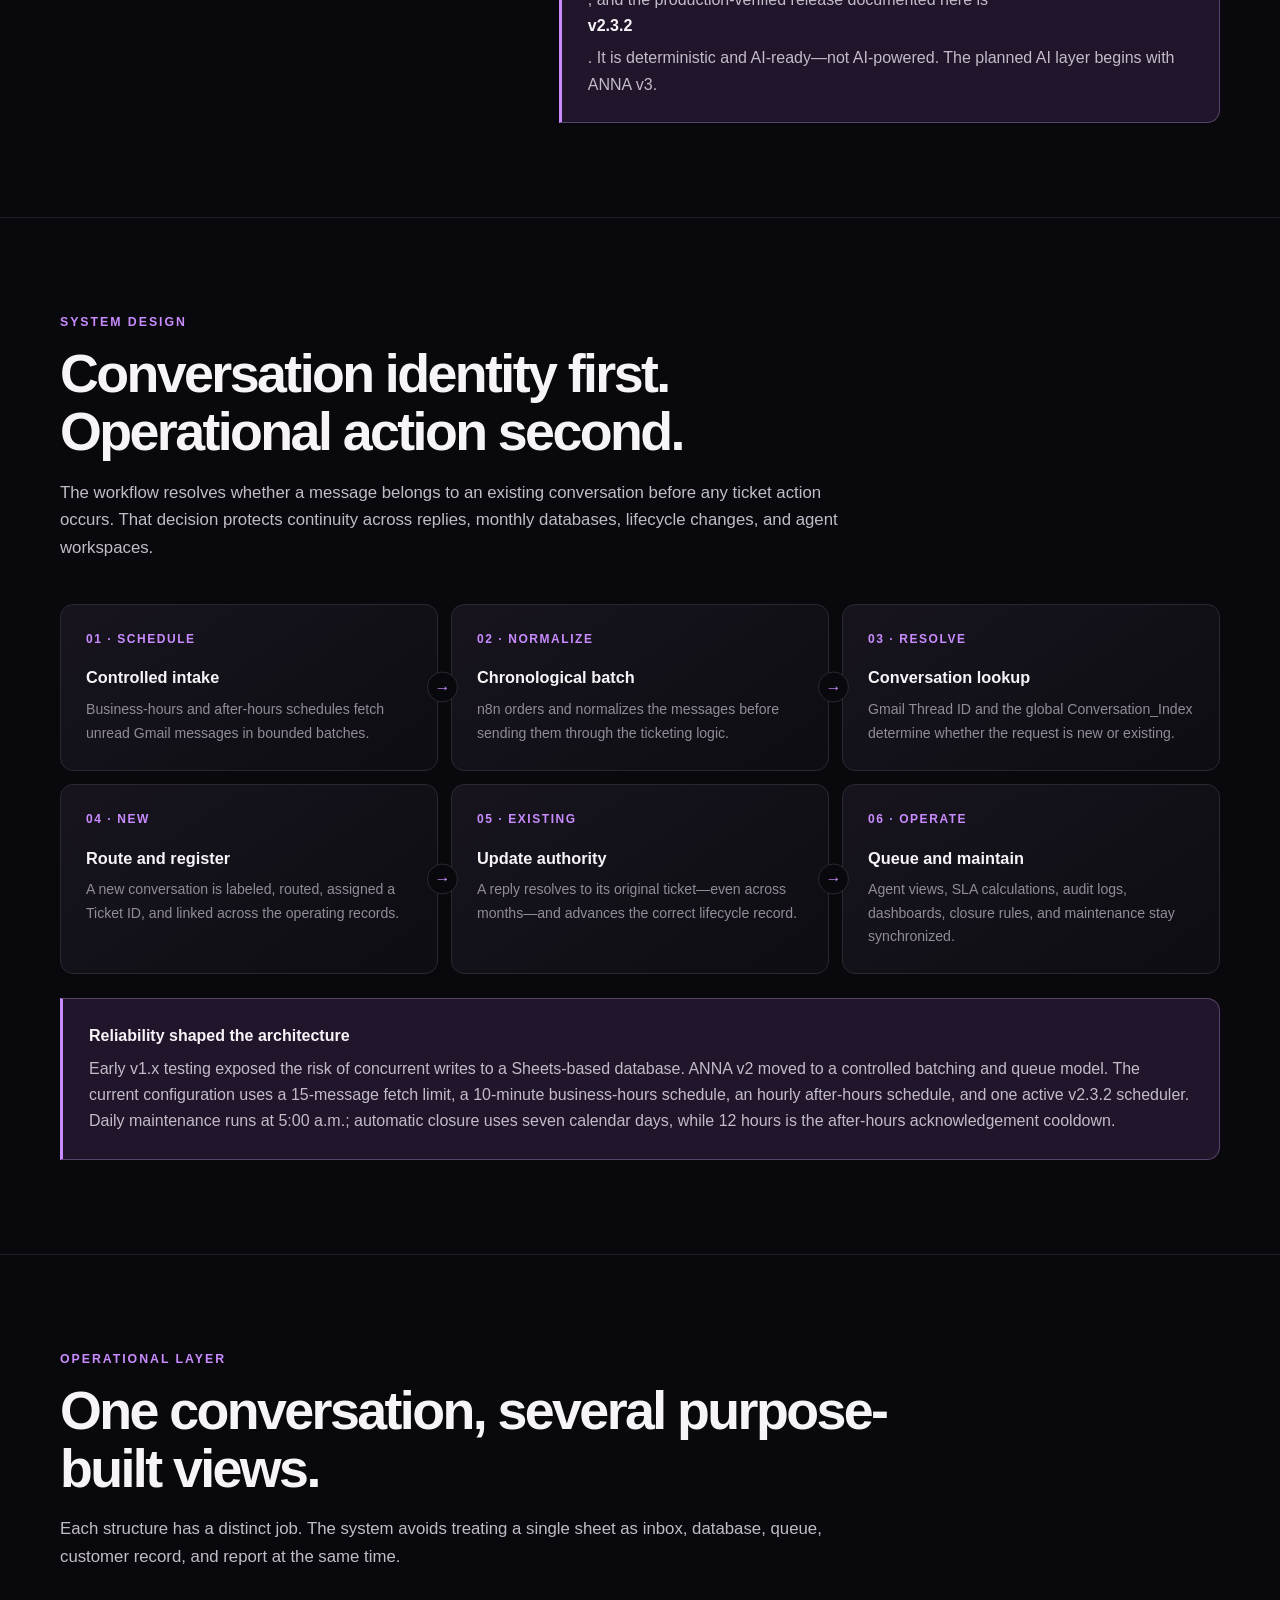
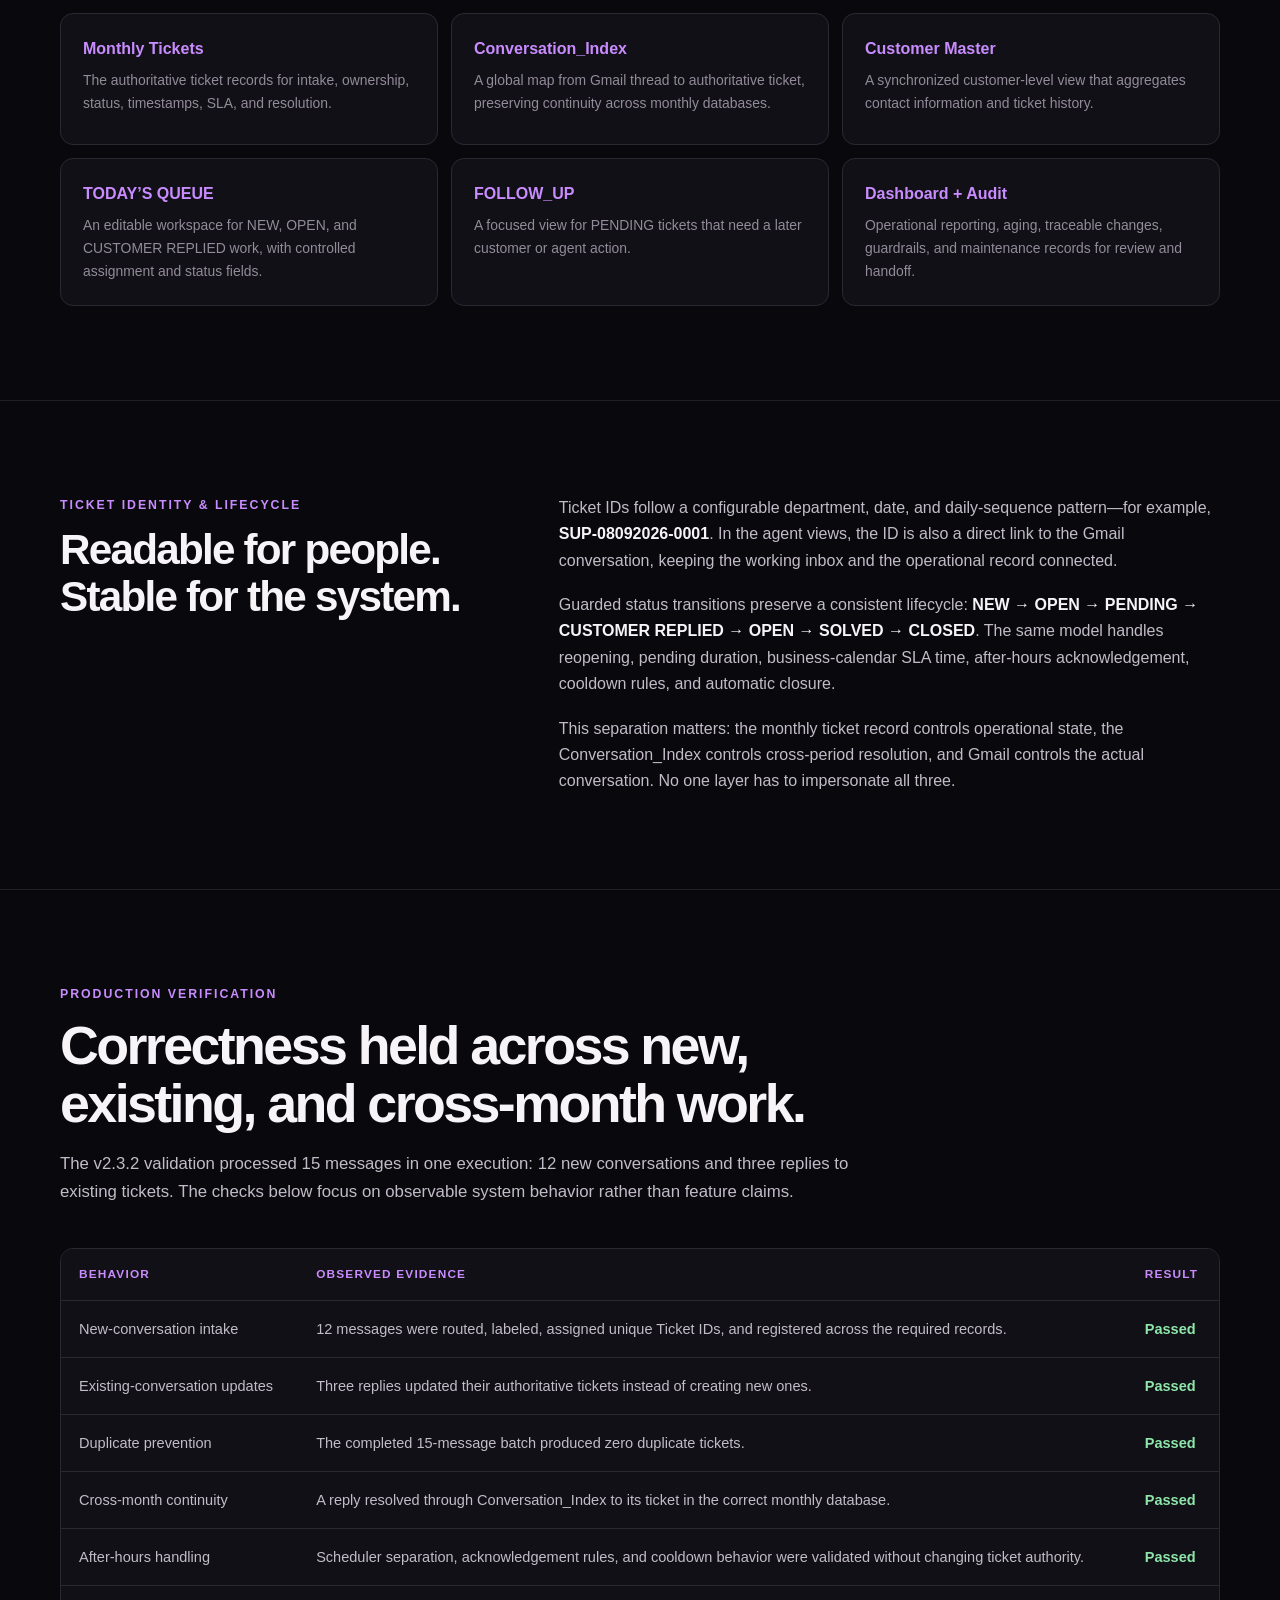
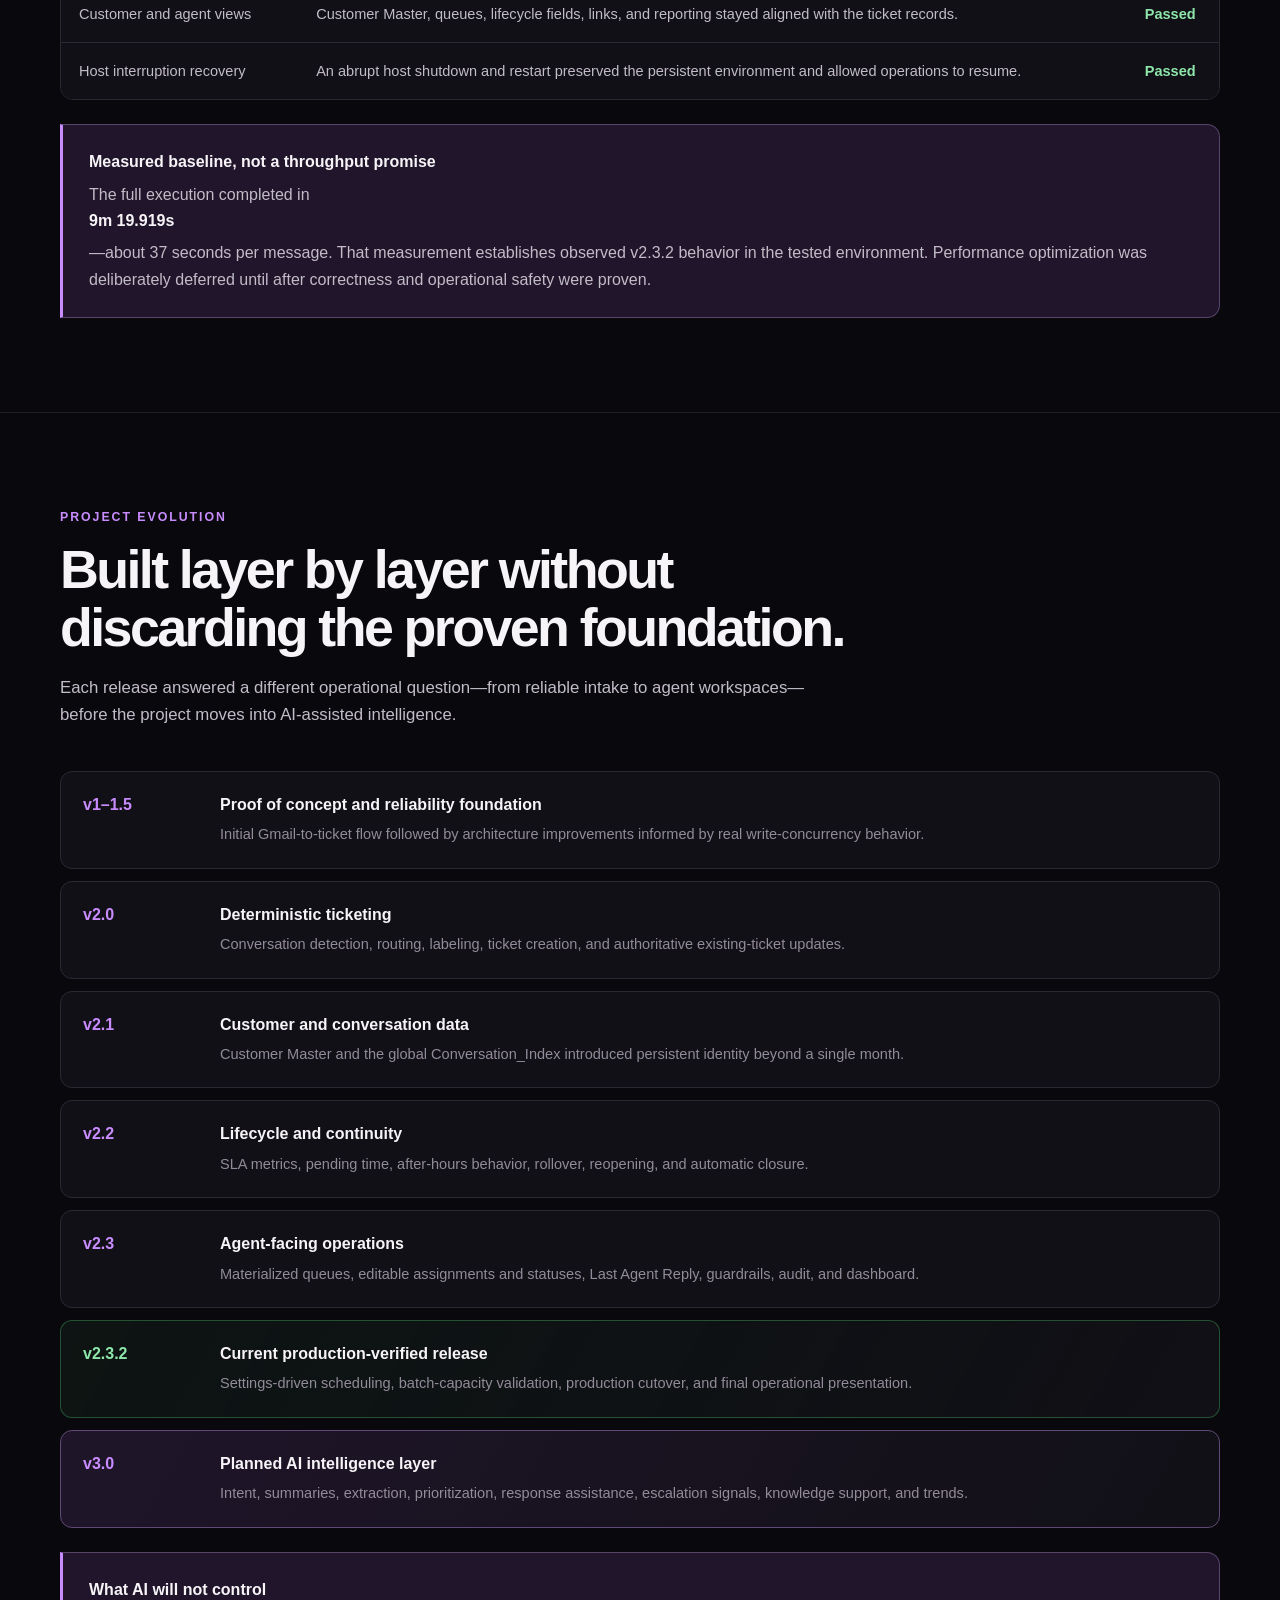
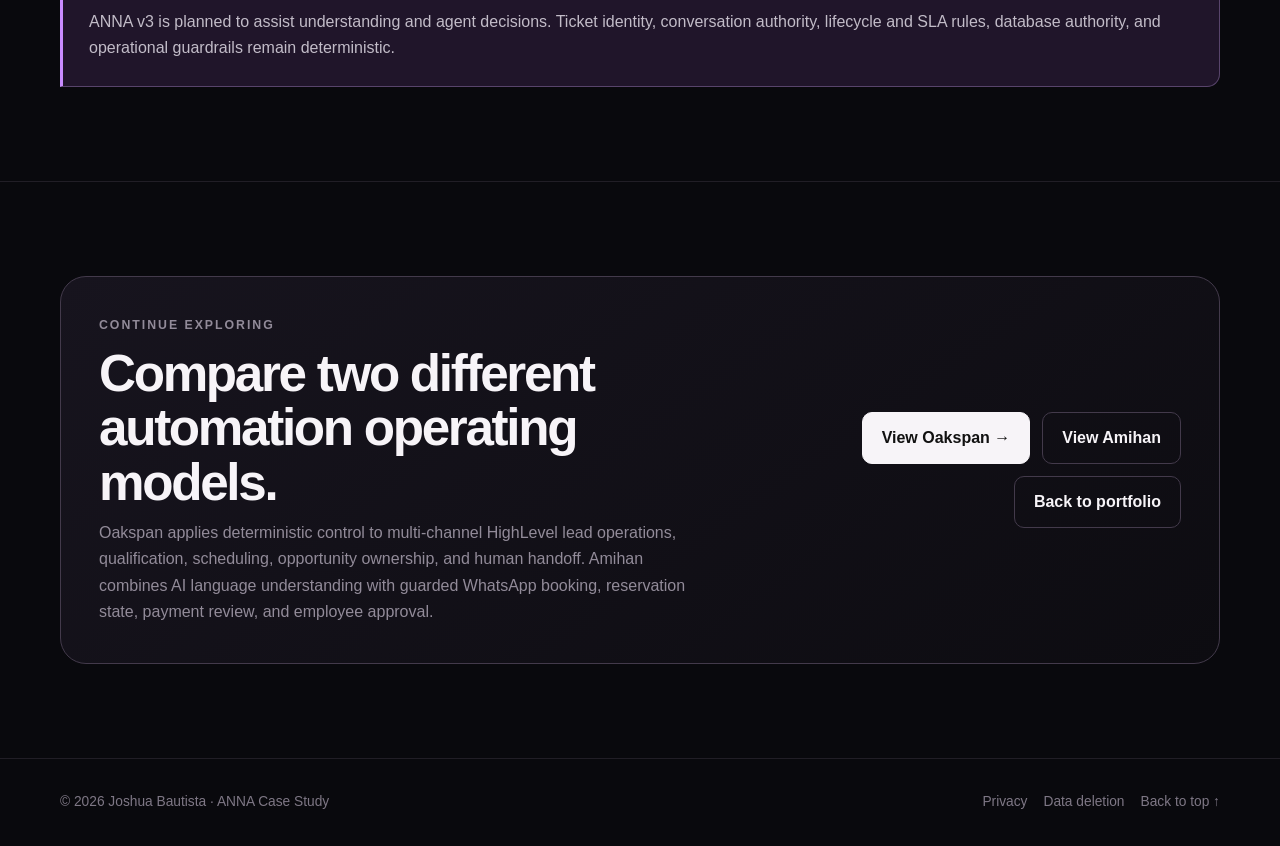
<file: projects/anna-v2/index.html>
<!DOCTYPE html>
<html lang="en">
<head>
    <meta charset="UTF-8">
    <meta name="viewport" content="width=device-width, initial-scale=1.0">

    <title>ANNA Case Study | Joshua Bautista</title>
    <meta
        name="description"
        content="ANNA is a production-verified, self-hosted customer-support ticketing system built with n8n, Gmail, Google Sheets, Google Apps Script, JavaScript, and Docker."
    >
    <meta name="theme-color" content="#09090d">
    <link rel="canonical" href="https://jdbautista-automations.github.io/projects/anna-v2/">

    <meta property="og:type" content="article">
    <meta property="og:url" content="https://jdbautista-automations.github.io/projects/anna-v2/">
    <meta property="og:title" content="ANNA — Automated Customer Support Ticketing System">
    <meta
        property="og:description"
        content="A production-verified system for conversation-aware intake, ticket lifecycle, agent workspaces, reporting, and cross-month continuity."
    >
    <meta name="twitter:card" content="summary">
    <meta name="twitter:title" content="ANNA Case Study">
    <meta
        name="twitter:description"
        content="Deterministic customer-support operations from Gmail intake to agent action."
    >

    <link rel="stylesheet" href="../../assets/styles.css">
</head>
<body class="theme-anna">
    <a class="skip-link" href="#main-content">Skip to content</a>

    <nav class="site-nav" aria-label="Primary navigation">
        <div class="container nav-inner">
            <a class="brand" href="../../" aria-label="Joshua Bautista portfolio">
                <span class="brand-mark" aria-hidden="true">JB</span>
                <span>Joshua Bautista</span>
            </a>

            <div class="nav-links">
                <a href="#overview">Overview</a>
                <a class="hide-mobile" href="#design">System Design</a>
                <a class="hide-mobile" href="#verification">Verification</a>
                <a href="../../">Portfolio</a>
            </div>
        </div>
    </nav>

    <main id="main-content">
        <div class="container breadcrumb">
            <a href="../../">Portfolio</a> / ANNA
        </div>

        <header class="page-hero" id="top">
            <div class="container">
                <div class="status">
                    <span class="status-dot" aria-hidden="true"></span>
                    Production verified · ANNA v2 · Release v2.3.2
                </div>

                <h1><span>ANNA</span></h1>
                <p class="page-subtitle">Automated Customer Support Ticketing System</p>
                <p class="page-summary">
                    A self-hosted system that turns Gmail conversations into controlled support
                    operations: reliable ticket identity, rules-based routing, lifecycle and SLA
                    handling, agent workspaces, reporting, auditability, and cross-month continuity.
                </p>

                <div class="pill-list" aria-label="Technology stack">
                    <span class="pill">Self-hosted n8n</span>
                    <span class="pill">Gmail</span>
                    <span class="pill">Google Sheets</span>
                    <span class="pill">Google Apps Script</span>
                    <span class="pill">JavaScript</span>
                    <span class="pill">Docker</span>
                </div>

                <div class="button-row">
                    <a class="button button-primary" href="#overview">Read the case study →</a>
                    <a
                        class="button button-secondary"
                        href="https://app.notion.com/p/fd4e2506952c40478bef350619235e25?pvs=204"
                        target="_blank"
                        rel="noopener noreferrer"
                    >View original Notion study</a>
                </div>

                <div class="proof-grid" aria-label="ANNA v2.3.2 validation snapshot">
                    <div class="proof-item">
                        <span class="proof-value">15</span>
                        <span class="proof-label">messages in one verified execution</span>
                    </div>
                    <div class="proof-item">
                        <span class="proof-value">12 + 3</span>
                        <span class="proof-label">new conversations + existing replies</span>
                    </div>
                    <div class="proof-item">
                        <span class="proof-value">0</span>
                        <span class="proof-label">duplicate tickets in the validated batch</span>
                    </div>
                    <div class="proof-item">
                        <span class="proof-value">9m 19.919s</span>
                        <span class="proof-label">measured full-batch baseline</span>
                    </div>
                </div>
            </div>
        </header>

        <section class="section" id="overview" aria-labelledby="overview-title">
            <div class="container split">
                <div class="sticky-heading">
                    <p class="section-label">Why ANNA Exists</p>
                    <h2 id="overview-title">Give every conversation a dependable operational home.</h2>
                </div>

                <div class="prose">
                    <p>
                        Customer-support work often begins in a shared inbox but quickly spreads
                        across labels, spreadsheets, manual follow-ups, and individual memory.
                        Replies can be mistaken for new requests, ownership becomes unclear, and
                        reporting loses the thread connecting the customer’s message to the work
                        performed by the team.
                    </p>
                    <p>
                        ANNA was designed around the familiar idea of a dependable receptionist
                        named Anna: someone who receives each request, remembers its context, and
                        directs it to the right place. The system brings that discipline to email
                        operations without pretending that automation replaces the support agent.
                    </p>
                    <p>
                        Gmail remains the conversation authority. n8n controls scheduled intake
                        and orchestration, while Google Apps Script applies the operational rules
                        around a Sheets-based ticketing layer. Agents work from prioritized views
                        and return to the authoritative Gmail thread through each Ticket ID.
                    </p>

                    <div class="callout">
                        <strong>Project, implementation, release</strong>
                        The project is <strong>ANNA</strong>. Its current implementation is
                        <strong>ANNA v2</strong>, and the production-verified release documented
                        here is <strong>v2.3.2</strong>. It is deterministic and AI-ready—not
                        AI-powered. The planned AI layer begins with ANNA v3.
                    </div>
                </div>
            </div>
        </section>

        <section class="section" id="design" aria-labelledby="design-title">
            <div class="container">
                <p class="section-label">System Design</p>
                <h2 class="section-title" id="design-title">
                    Conversation identity first. Operational action second.
                </h2>
                <p class="section-intro">
                    The workflow resolves whether a message belongs to an existing conversation
                    before any ticket action occurs. That decision protects continuity across
                    replies, monthly databases, lifecycle changes, and agent workspaces.
                </p>

                <div class="flow" aria-label="ANNA system flow">
                    <article class="flow-step">
                        <span class="flow-number">01 · Schedule</span>
                        <h3>Controlled intake</h3>
                        <p>Business-hours and after-hours schedules fetch unread Gmail messages in bounded batches.</p>
                    </article>
                    <article class="flow-step">
                        <span class="flow-number">02 · Normalize</span>
                        <h3>Chronological batch</h3>
                        <p>n8n orders and normalizes the messages before sending them through the ticketing logic.</p>
                    </article>
                    <article class="flow-step">
                        <span class="flow-number">03 · Resolve</span>
                        <h3>Conversation lookup</h3>
                        <p>Gmail Thread ID and the global Conversation_Index determine whether the request is new or existing.</p>
                    </article>
                    <article class="flow-step">
                        <span class="flow-number">04 · New</span>
                        <h3>Route and register</h3>
                        <p>A new conversation is labeled, routed, assigned a Ticket ID, and linked across the operating records.</p>
                    </article>
                    <article class="flow-step">
                        <span class="flow-number">05 · Existing</span>
                        <h3>Update authority</h3>
                        <p>A reply resolves to its original ticket—even across months—and advances the correct lifecycle record.</p>
                    </article>
                    <article class="flow-step">
                        <span class="flow-number">06 · Operate</span>
                        <h3>Queue and maintain</h3>
                        <p>Agent views, SLA calculations, audit logs, dashboards, closure rules, and maintenance stay synchronized.</p>
                    </article>
                </div>

                <div class="callout mt-24">
                    <strong>Reliability shaped the architecture</strong>
                    Early v1.x testing exposed the risk of concurrent writes to a Sheets-based
                    database. ANNA v2 moved to a controlled batching and queue model. The current
                    configuration uses a 15-message fetch limit, a 10-minute business-hours
                    schedule, an hourly after-hours schedule, and one active v2.3.2 scheduler.
                    Daily maintenance runs at 5:00 a.m.; automatic closure uses seven calendar
                    days, while 12 hours is the after-hours acknowledgement cooldown.
                </div>
            </div>
        </section>

        <section class="section" aria-labelledby="operations-title">
            <div class="container">
                <p class="section-label">Operational Layer</p>
                <h2 class="section-title" id="operations-title">
                    One conversation, several purpose-built views.
                </h2>
                <p class="section-intro">
                    Each structure has a distinct job. The system avoids treating a single sheet
                    as inbox, database, queue, customer record, and report at the same time.
                </p>

                <div class="data-model">
                    <article class="data-node">
                        <h3>Monthly Tickets</h3>
                        <p>The authoritative ticket records for intake, ownership, status, timestamps, SLA, and resolution.</p>
                    </article>
                    <article class="data-node">
                        <h3>Conversation_Index</h3>
                        <p>A global map from Gmail thread to authoritative ticket, preserving continuity across monthly databases.</p>
                    </article>
                    <article class="data-node">
                        <h3>Customer Master</h3>
                        <p>A synchronized customer-level view that aggregates contact information and ticket history.</p>
                    </article>
                    <article class="data-node">
                        <h3>TODAY’S QUEUE</h3>
                        <p>An editable workspace for NEW, OPEN, and CUSTOMER REPLIED work, with controlled assignment and status fields.</p>
                    </article>
                    <article class="data-node">
                        <h3>FOLLOW_UP</h3>
                        <p>A focused view for PENDING tickets that need a later customer or agent action.</p>
                    </article>
                    <article class="data-node">
                        <h3>Dashboard + Audit</h3>
                        <p>Operational reporting, aging, traceable changes, guardrails, and maintenance records for review and handoff.</p>
                    </article>
                </div>
            </div>
        </section>

        <section class="section" aria-labelledby="identity-title">
            <div class="container split">
                <div class="sticky-heading">
                    <p class="section-label">Ticket Identity &amp; Lifecycle</p>
                    <h2 id="identity-title">Readable for people. Stable for the system.</h2>
                </div>

                <div class="prose">
                    <p>
                        Ticket IDs follow a configurable department, date, and daily-sequence
                        pattern—for example, <strong>SUP-08092026-0001</strong>. In the agent
                        views, the ID is also a direct link to the Gmail conversation, keeping the
                        working inbox and the operational record connected.
                    </p>
                    <p>
                        Guarded status transitions preserve a consistent lifecycle:
                        <strong>NEW → OPEN → PENDING → CUSTOMER REPLIED → OPEN → SOLVED → CLOSED</strong>.
                        The same model handles reopening, pending duration, business-calendar SLA
                        time, after-hours acknowledgement, cooldown rules, and automatic closure.
                    </p>
                    <p>
                        This separation matters: the monthly ticket record controls operational
                        state, the Conversation_Index controls cross-period resolution, and Gmail
                        controls the actual conversation. No one layer has to impersonate all three.
                    </p>
                </div>
            </div>
        </section>

        <section class="section" id="verification" aria-labelledby="verification-title">
            <div class="container">
                <p class="section-label">Production Verification</p>
                <h2 class="section-title" id="verification-title">
                    Correctness held across new, existing, and cross-month work.
                </h2>
                <p class="section-intro">
                    The v2.3.2 validation processed 15 messages in one execution: 12 new
                    conversations and three replies to existing tickets. The checks below focus on
                    observable system behavior rather than feature claims.
                </p>

                <div class="status-table-wrap">
                    <table class="status-table">
                        <thead>
                            <tr>
                                <th scope="col">Behavior</th>
                                <th scope="col">Observed evidence</th>
                                <th scope="col">Result</th>
                            </tr>
                        </thead>
                        <tbody>
                            <tr>
                                <td>New-conversation intake</td>
                                <td>12 messages were routed, labeled, assigned unique Ticket IDs, and registered across the required records.</td>
                                <td><span class="result-pass">Passed</span></td>
                            </tr>
                            <tr>
                                <td>Existing-conversation updates</td>
                                <td>Three replies updated their authoritative tickets instead of creating new ones.</td>
                                <td><span class="result-pass">Passed</span></td>
                            </tr>
                            <tr>
                                <td>Duplicate prevention</td>
                                <td>The completed 15-message batch produced zero duplicate tickets.</td>
                                <td><span class="result-pass">Passed</span></td>
                            </tr>
                            <tr>
                                <td>Cross-month continuity</td>
                                <td>A reply resolved through Conversation_Index to its ticket in the correct monthly database.</td>
                                <td><span class="result-pass">Passed</span></td>
                            </tr>
                            <tr>
                                <td>After-hours handling</td>
                                <td>Scheduler separation, acknowledgement rules, and cooldown behavior were validated without changing ticket authority.</td>
                                <td><span class="result-pass">Passed</span></td>
                            </tr>
                            <tr>
                                <td>Customer and agent views</td>
                                <td>Customer Master, queues, lifecycle fields, links, and reporting stayed aligned with the ticket records.</td>
                                <td><span class="result-pass">Passed</span></td>
                            </tr>
                            <tr>
                                <td>Host interruption recovery</td>
                                <td>An abrupt host shutdown and restart preserved the persistent environment and allowed operations to resume.</td>
                                <td><span class="result-pass">Passed</span></td>
                            </tr>
                        </tbody>
                    </table>
                </div>

                <div class="callout mt-24">
                    <strong>Measured baseline, not a throughput promise</strong>
                    The full execution completed in <strong>9m 19.919s</strong>—about 37 seconds
                    per message. That measurement establishes observed v2.3.2 behavior in the
                    tested environment. Performance optimization was deliberately deferred until
                    after correctness and operational safety were proven.
                </div>
            </div>
        </section>

        <section class="section" id="evolution" aria-labelledby="evolution-title">
            <div class="container">
                <p class="section-label">Project Evolution</p>
                <h2 class="section-title" id="evolution-title">
                    Built layer by layer without discarding the proven foundation.
                </h2>
                <p class="section-intro">
                    Each release answered a different operational question—from reliable intake
                    to agent workspaces—before the project moves into AI-assisted intelligence.
                </p>

                <div class="timeline">
                    <div class="timeline-item">
                        <div class="timeline-marker">v1–1.5</div>
                        <div class="timeline-copy"><strong>Proof of concept and reliability foundation</strong><span>Initial Gmail-to-ticket flow followed by architecture improvements informed by real write-concurrency behavior.</span></div>
                    </div>
                    <div class="timeline-item">
                        <div class="timeline-marker">v2.0</div>
                        <div class="timeline-copy"><strong>Deterministic ticketing</strong><span>Conversation detection, routing, labeling, ticket creation, and authoritative existing-ticket updates.</span></div>
                    </div>
                    <div class="timeline-item">
                        <div class="timeline-marker">v2.1</div>
                        <div class="timeline-copy"><strong>Customer and conversation data</strong><span>Customer Master and the global Conversation_Index introduced persistent identity beyond a single month.</span></div>
                    </div>
                    <div class="timeline-item">
                        <div class="timeline-marker">v2.2</div>
                        <div class="timeline-copy"><strong>Lifecycle and continuity</strong><span>SLA metrics, pending time, after-hours behavior, rollover, reopening, and automatic closure.</span></div>
                    </div>
                    <div class="timeline-item">
                        <div class="timeline-marker">v2.3</div>
                        <div class="timeline-copy"><strong>Agent-facing operations</strong><span>Materialized queues, editable assignments and statuses, Last Agent Reply, guardrails, audit, and dashboard.</span></div>
                    </div>
                    <div class="timeline-item current">
                        <div class="timeline-marker">v2.3.2</div>
                        <div class="timeline-copy"><strong>Current production-verified release</strong><span>Settings-driven scheduling, batch-capacity validation, production cutover, and final operational presentation.</span></div>
                    </div>
                    <div class="timeline-item future">
                        <div class="timeline-marker">v3.0</div>
                        <div class="timeline-copy"><strong>Planned AI intelligence layer</strong><span>Intent, summaries, extraction, prioritization, response assistance, escalation signals, knowledge support, and trends.</span></div>
                    </div>
                </div>

                <div class="callout mt-24">
                    <strong>What AI will not control</strong>
                    ANNA v3 is planned to assist understanding and agent decisions. Ticket
                    identity, conversation authority, lifecycle and SLA rules, database authority,
                    and operational guardrails remain deterministic.
                </div>
            </div>
        </section>

        <section class="section" aria-labelledby="next-title">
            <div class="container">
                <div class="project-next">
                    <div>
                        <p class="section-label">Continue Exploring</p>
                        <h2 id="next-title">Compare two different automation operating models.</h2>
                        <p>
                            Oakspan applies deterministic control to multi-channel HighLevel lead
                            operations, qualification, scheduling, opportunity ownership, and human
                            handoff. Amihan combines AI language understanding with guarded WhatsApp
                            booking, reservation state, payment review, and employee approval.
                        </p>
                    </div>
                    <div class="button-row">
                        <a class="button button-primary" href="../oakspan/">View Oakspan →</a>
                        <a class="button button-secondary" href="../amihan/">View Amihan</a>
                        <a class="button button-secondary" href="../../">Back to portfolio</a>
                    </div>
                </div>
            </div>
        </section>
    </main>

    <footer class="site-footer">
        <div class="container footer-inner">
            <span>© 2026 Joshua Bautista · ANNA Case Study</span>
            <div class="footer-links">
                <a href="../../privacy-policy.html">Privacy</a>
                <a href="../../data-deletion.html">Data deletion</a>
                <a href="#top">Back to top ↑</a>
            </div>
        </div>
    </footer>
</body>
</html>
</file>
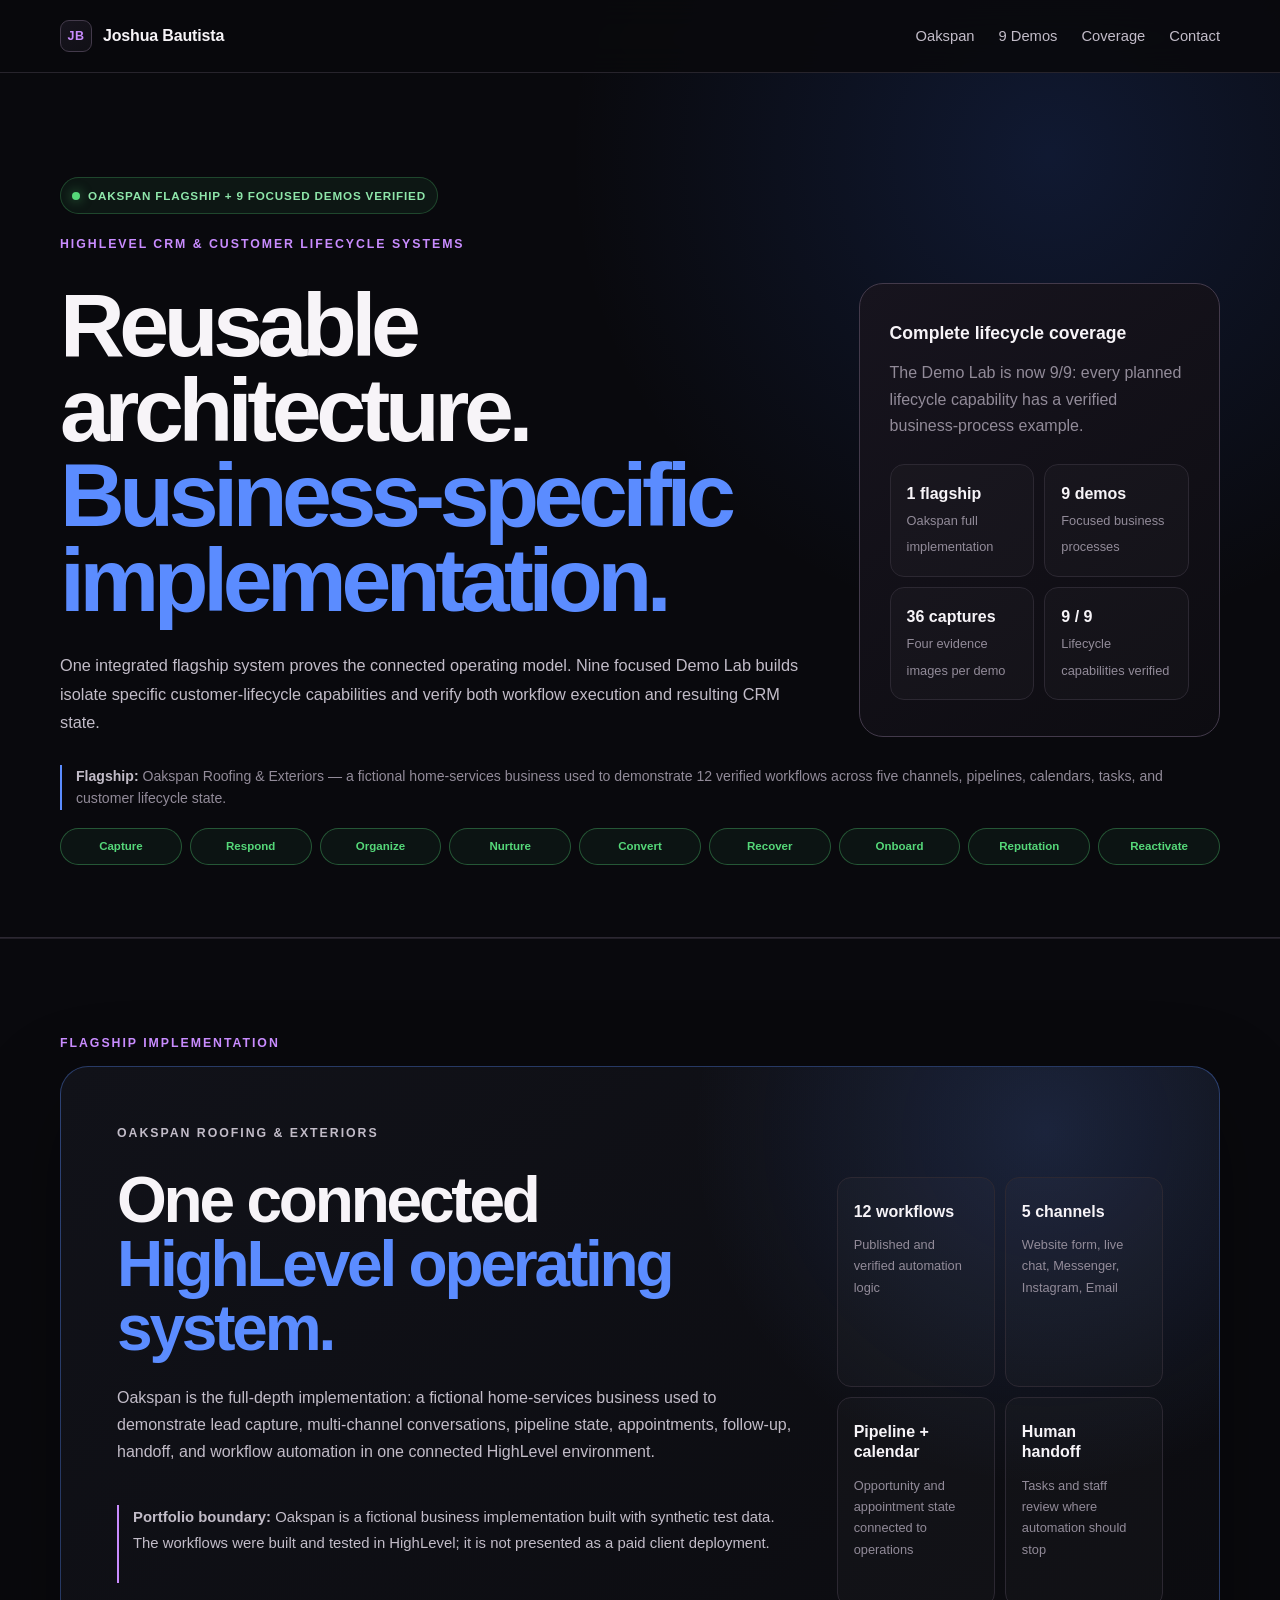
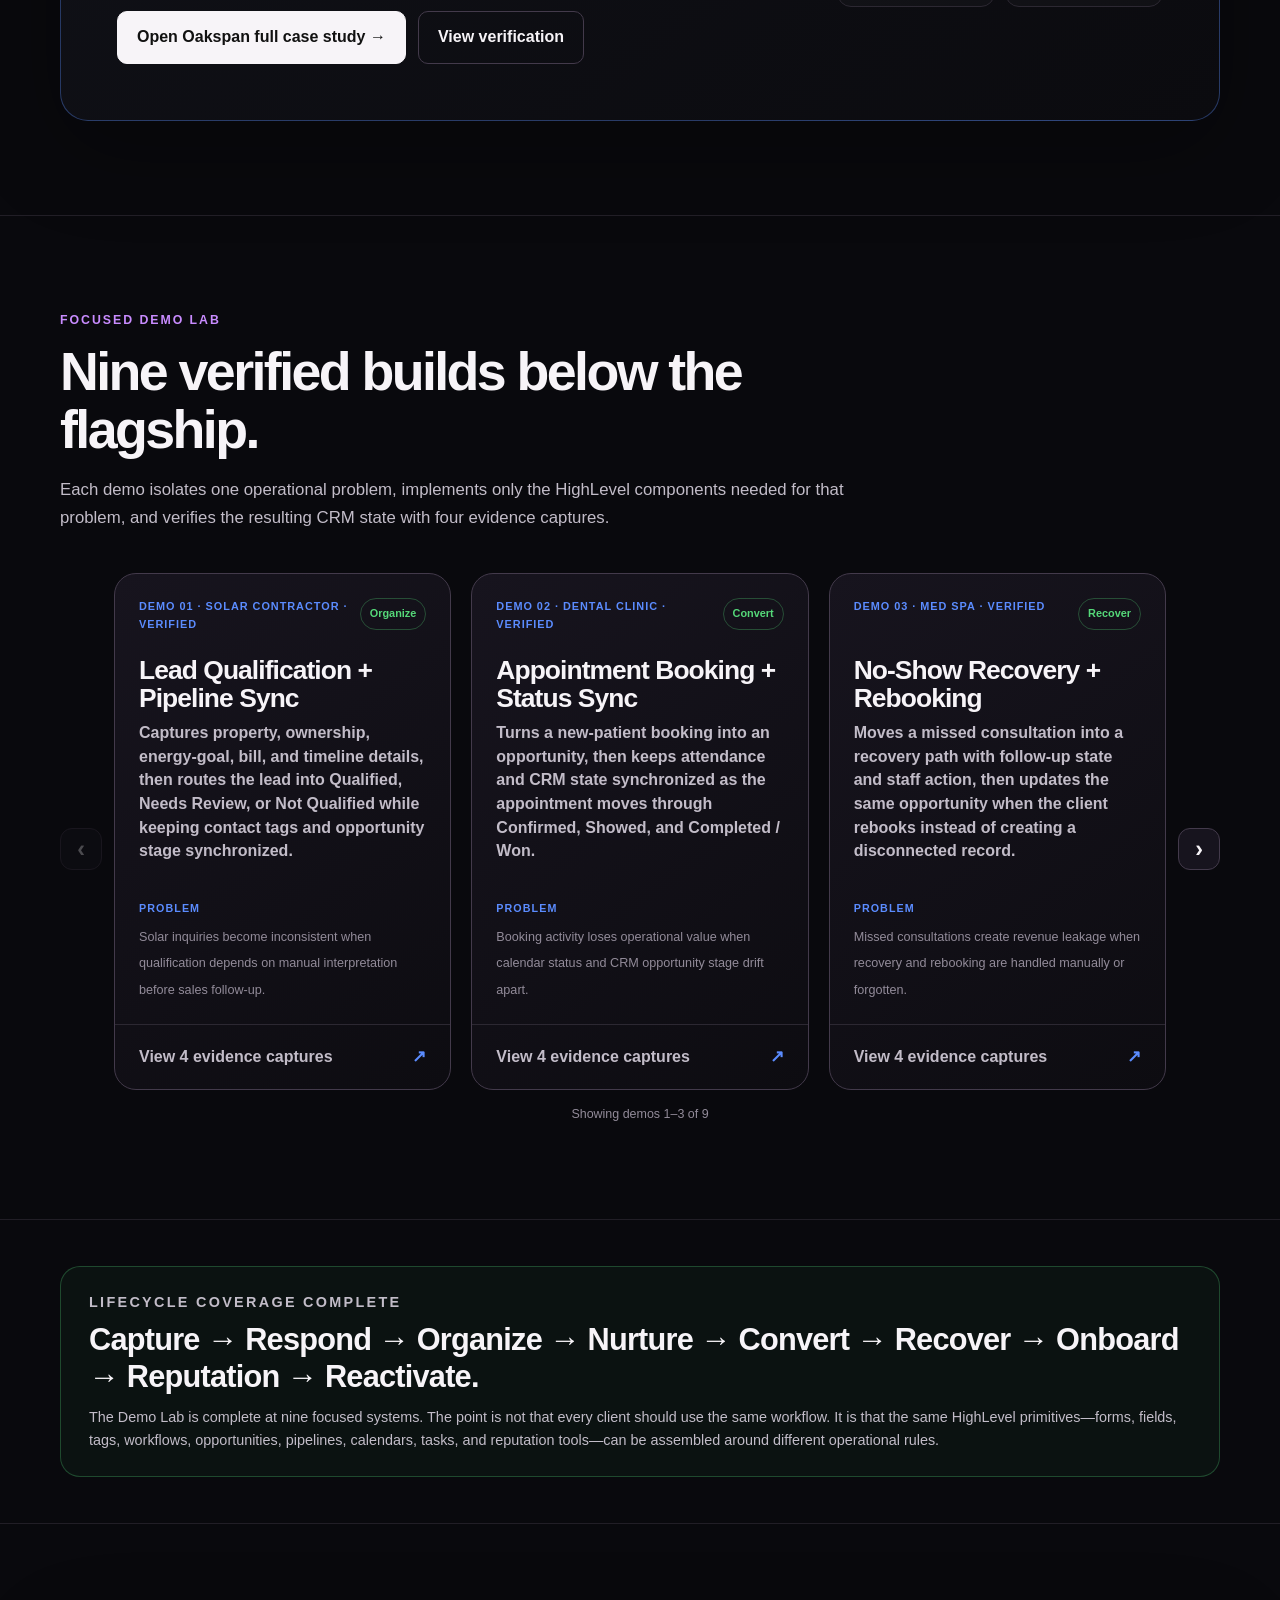
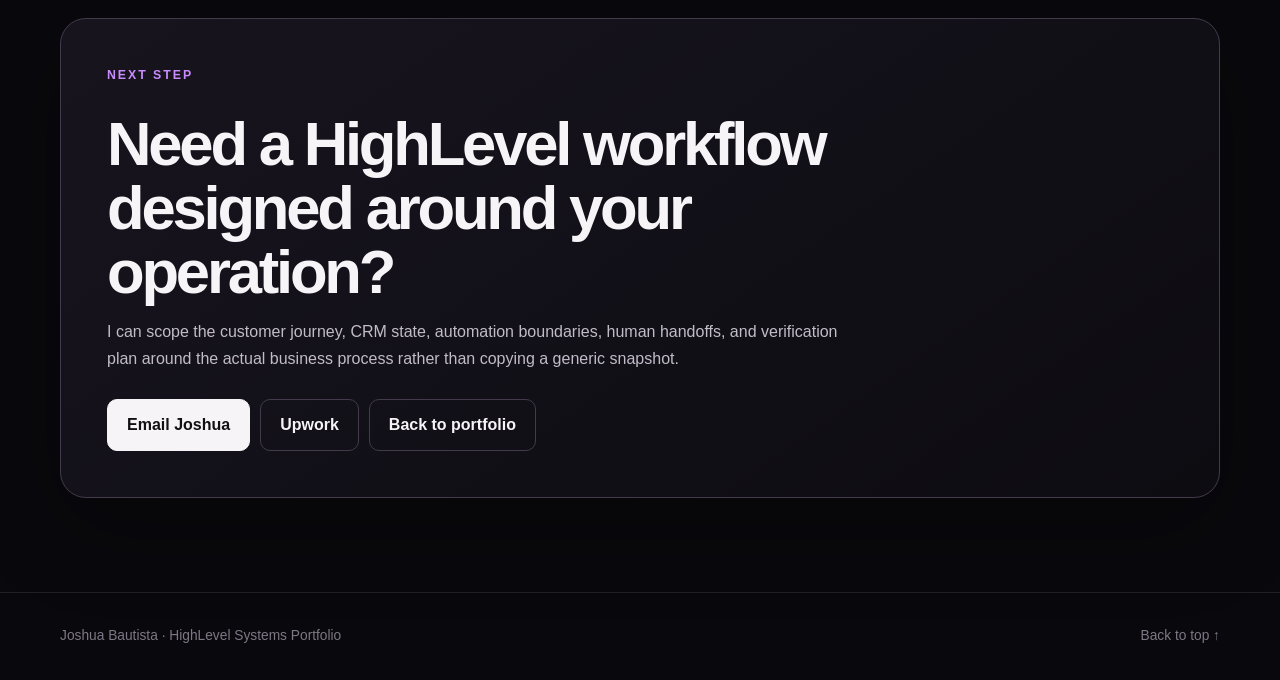
<file: projects/highlevel/index.html>
<!DOCTYPE html><html lang="en"><head><meta charset="UTF-8"><meta name="viewport" content="width=device-width,initial-scale=1.0">
<title>HighLevel Systems Portfolio | Joshua Bautista</title><meta name="description" content="Verified HighLevel CRM and customer-lifecycle systems portfolio: Oakspan flagship plus nine focused demos covering the full lifecycle from Capture through Reactivate."><meta name="theme-color" content="#09090d"><link rel="canonical" href="https://jdbautista-automations.github.io/projects/highlevel/"><link rel="stylesheet" href="../../assets/styles.css"><link rel="stylesheet" href="../../assets/highlevel-portfolio.css"></head>
<body class="hl-page"><a class="skip-link" href="#main">Skip to content</a><nav class="site-nav"><div class="container nav-inner"><a class="brand" href="../../"><span class="brand-mark">JB</span><span>Joshua Bautista</span></a><div class="nav-links"><a href="#oakspan">Oakspan</a><a href="#demos">9 Demos</a><a class="hide-mobile" href="#coverage">Coverage</a><a href="#contact">Contact</a></div></div></nav>
<main id="main"><header class="hl-hero" id="top"><div class="container"><div class="status"><span class="status-dot"></span>Oakspan flagship + 9 focused demos verified</div><p class="eyebrow">HighLevel CRM & Customer Lifecycle Systems</p><div class="hero-grid"><div class="hero-copy-block"><h1>Reusable architecture. <span>Business-specific implementation.</span></h1><p class="hero-copy">One integrated flagship system proves the connected operating model. Nine focused Demo Lab builds isolate specific customer-lifecycle capabilities and verify both workflow execution and resulting CRM state.</p></div><aside class="hero-side"><strong>Complete lifecycle coverage</strong><p>The Demo Lab is now 9/9: every planned lifecycle capability has a verified business-process example.</p><div class="stats"><div class="stat"><b>1 flagship</b><span>Oakspan full implementation</span></div><div class="stat"><b>9 demos</b><span>Focused business processes</span></div><div class="stat"><b>36 captures</b><span>Four evidence images per demo</span></div><div class="stat"><b>9 / 9</b><span>Lifecycle capabilities verified</span></div></div></aside></div><p class="hero-flagship"><strong>Flagship:</strong> Oakspan Roofing & Exteriors — a fictional home-services business used to demonstrate 12 verified workflows across five channels, pipelines, calendars, tasks, and customer lifecycle state.</p><div class="lifecycle" id="coverage"><span class="life">Capture</span><span class="life">Respond</span><span class="life">Organize</span><span class="life">Nurture</span><span class="life">Convert</span><span class="life">Recover</span><span class="life">Onboard</span><span class="life">Reputation</span><span class="life">Reactivate</span></div></div></header>
<section class="section" id="oakspan"><div class="container"><p class="section-label">Flagship Implementation</p><div class="flagship"><div class="flagship-copy"><p class="eyebrow">Oakspan Roofing & Exteriors</p><h2>One connected <span>HighLevel operating system.</span></h2><p>Oakspan is the full-depth implementation: a fictional home-services business used to demonstrate lead capture, multi-channel conversations, pipeline state, appointments, follow-up, handoff, and workflow automation in one connected HighLevel environment.</p><p class="project-origin"><strong>Portfolio boundary:</strong> Oakspan is a fictional business implementation built with synthetic test data. The workflows were built and tested in HighLevel; it is not presented as a paid client deployment.</p><div class="button-row"><a class="button button-primary" href="../oakspan/">Open Oakspan full case study →</a><a class="button button-secondary" href="../oakspan/#verification">View verification</a></div></div><div class="flagship-proof-column"><div class="flag-grid"><div class="flag-proof"><strong>12 workflows</strong><span>Published and verified automation logic</span></div><div class="flag-proof"><strong>5 channels</strong><span>Website form, live chat, Messenger, Instagram, Email</span></div><div class="flag-proof"><strong>Pipeline + calendar</strong><span>Opportunity and appointment state connected to operations</span></div><div class="flag-proof"><strong>Human<br>handoff</strong><span>Tasks and staff review where automation should stop</span></div></div></div></div></div></section>
<section class="section" id="demos"><div class="container"><p class="section-label">Focused Demo Lab</p><h2 class="section-title">Nine verified builds below the flagship.</h2><p class="section-intro">Each demo isolates one operational problem, implements only the HighLevel components needed for that problem, and verifies the resulting CRM state with four evidence captures.</p><div class="demo-grid" id="demoGrid"></div></div></section>
<section class="section coverage-section"><div class="container"><div class="complete"><p class="section-label">Lifecycle Coverage Complete</p><h2>Capture → Respond → Organize → Nurture → Convert → Recover → Onboard → Reputation → Reactivate.</h2><p>The Demo Lab is complete at nine focused systems. The point is not that every client should use the same workflow. It is that the same HighLevel primitives—forms, fields, tags, workflows, opportunities, pipelines, calendars, tasks, and reputation tools—can be assembled around different operational rules.</p></div></div></section>
<section class="section" id="contact"><div class="container"><div class="contact-panel"><p class="section-label">Next Step</p><h2>Need a HighLevel workflow designed around your operation?</h2><p>I can scope the customer journey, CRM state, automation boundaries, human handoffs, and verification plan around the actual business process rather than copying a generic snapshot.</p><div class="contact-links"><a class="button button-primary" href="mailto:joshuaisonfaya@gmail.com">Email Joshua</a><a class="button button-secondary" href="https://www.upwork.com/freelancers/~01811f71e224a9a5d6?mp_source=share" target="_blank" rel="noopener noreferrer">Upwork</a><a class="button button-secondary" href="../../">Back to portfolio</a></div></div></div></section></main>
<footer class="site-footer"><div class="container footer-inner"><span>Joshua Bautista · HighLevel Systems Portfolio</span><a href="#top">Back to top ↑</a></div></footer><script src="../../assets/highlevel-demos.js"></script><script>renderHighLevelDemos('demoGrid','assets/');</script></body></html>
</file>
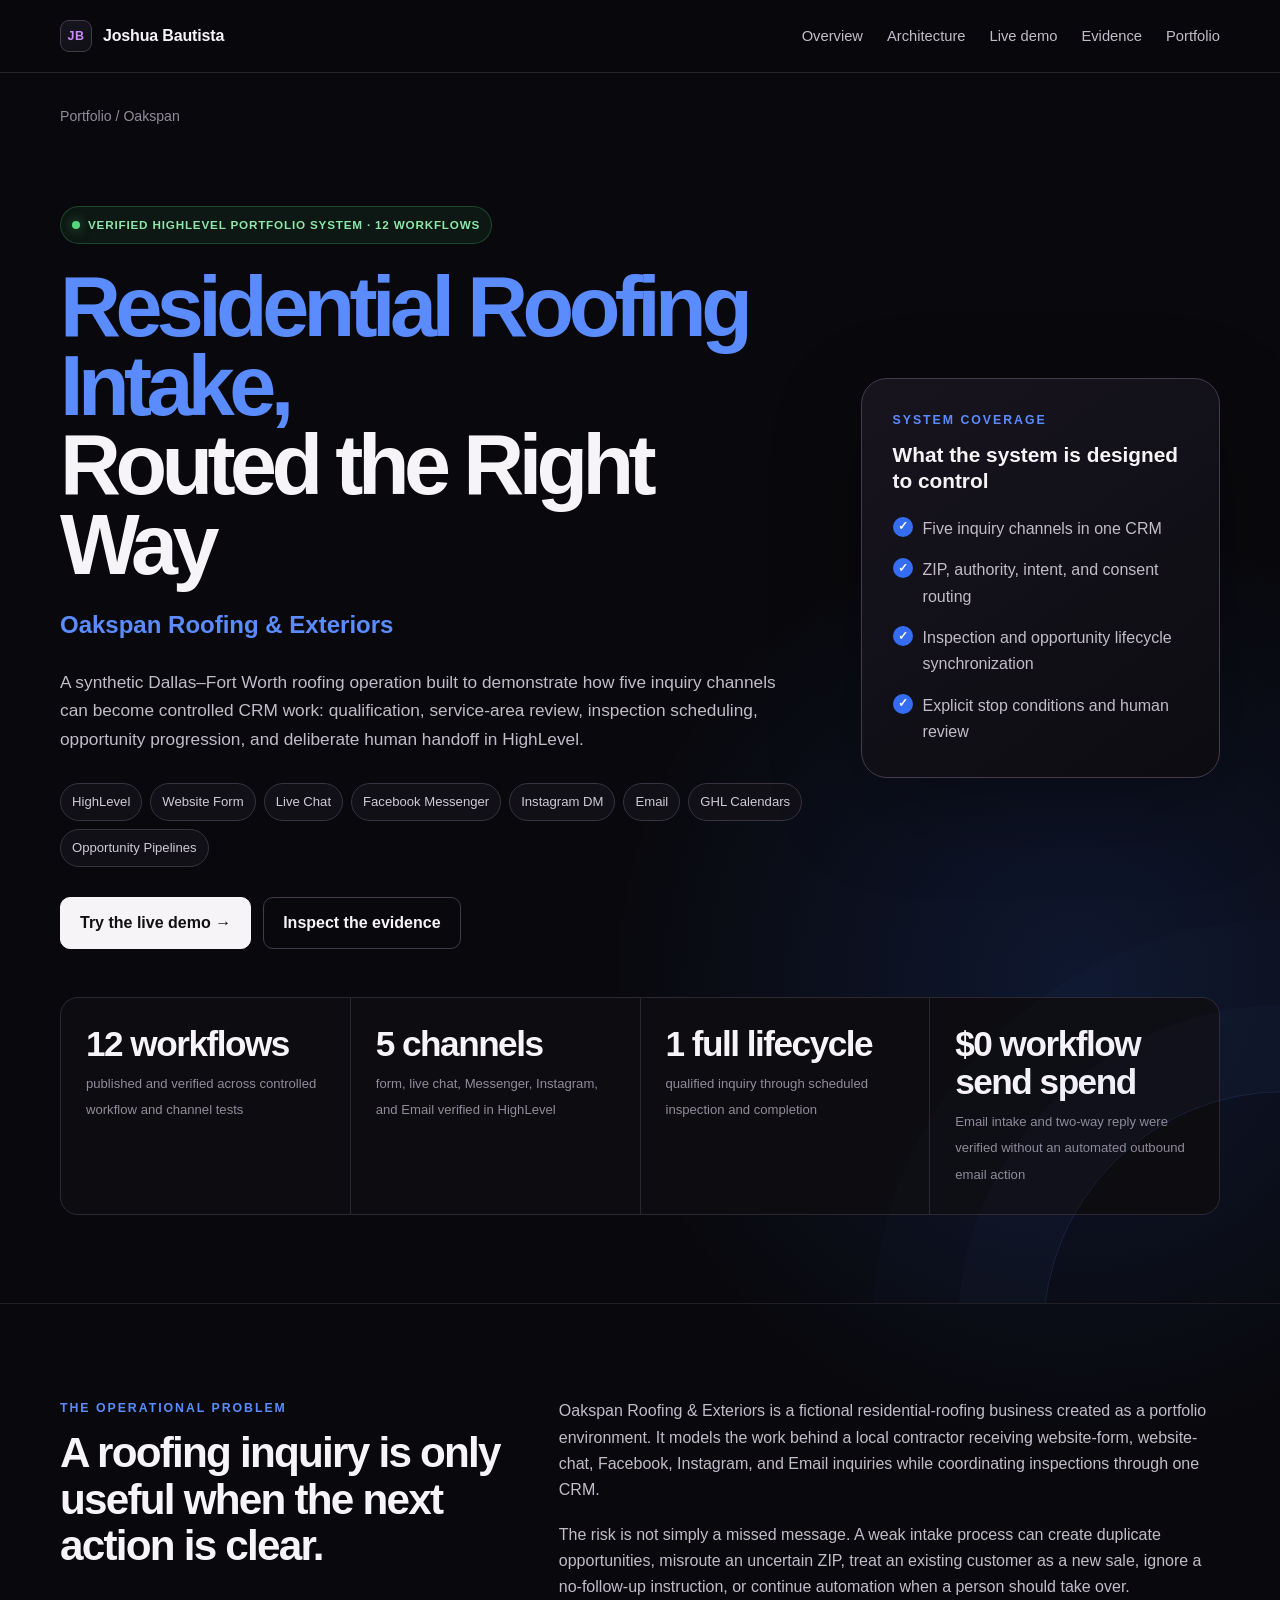
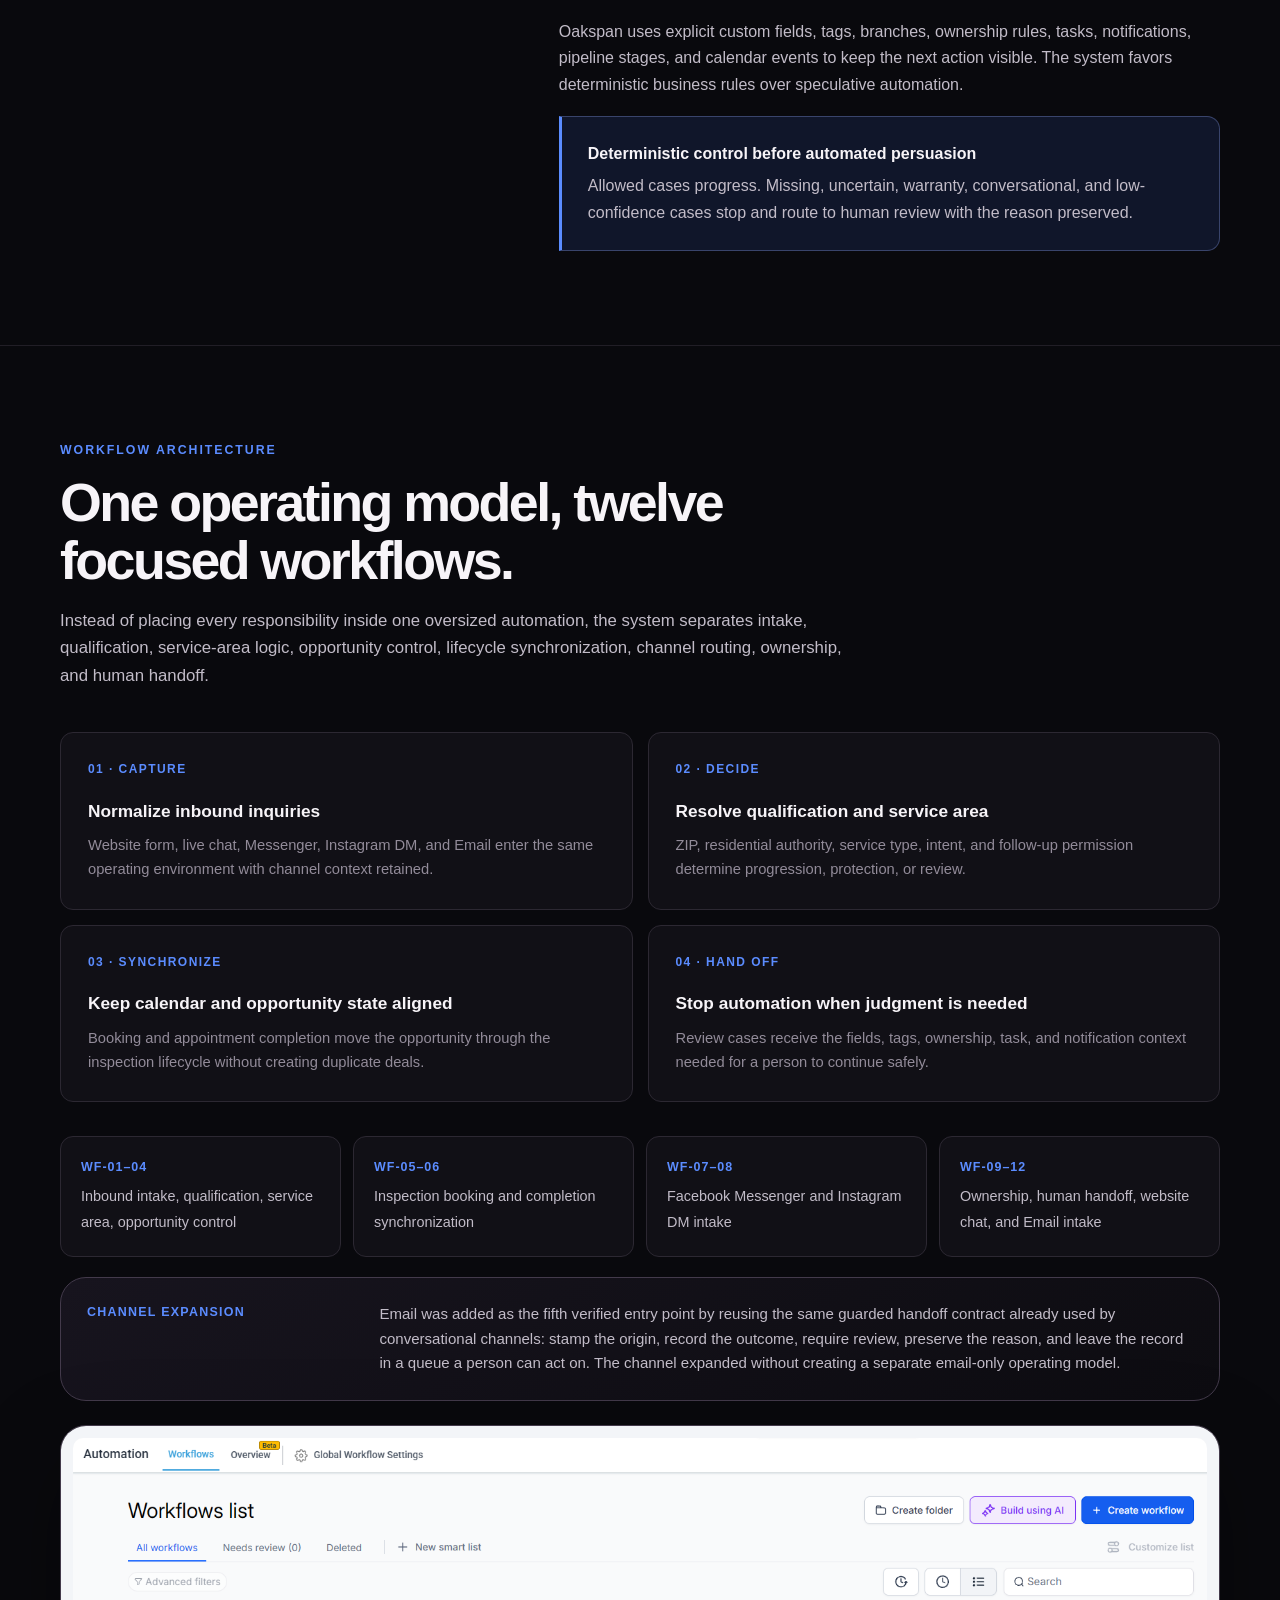
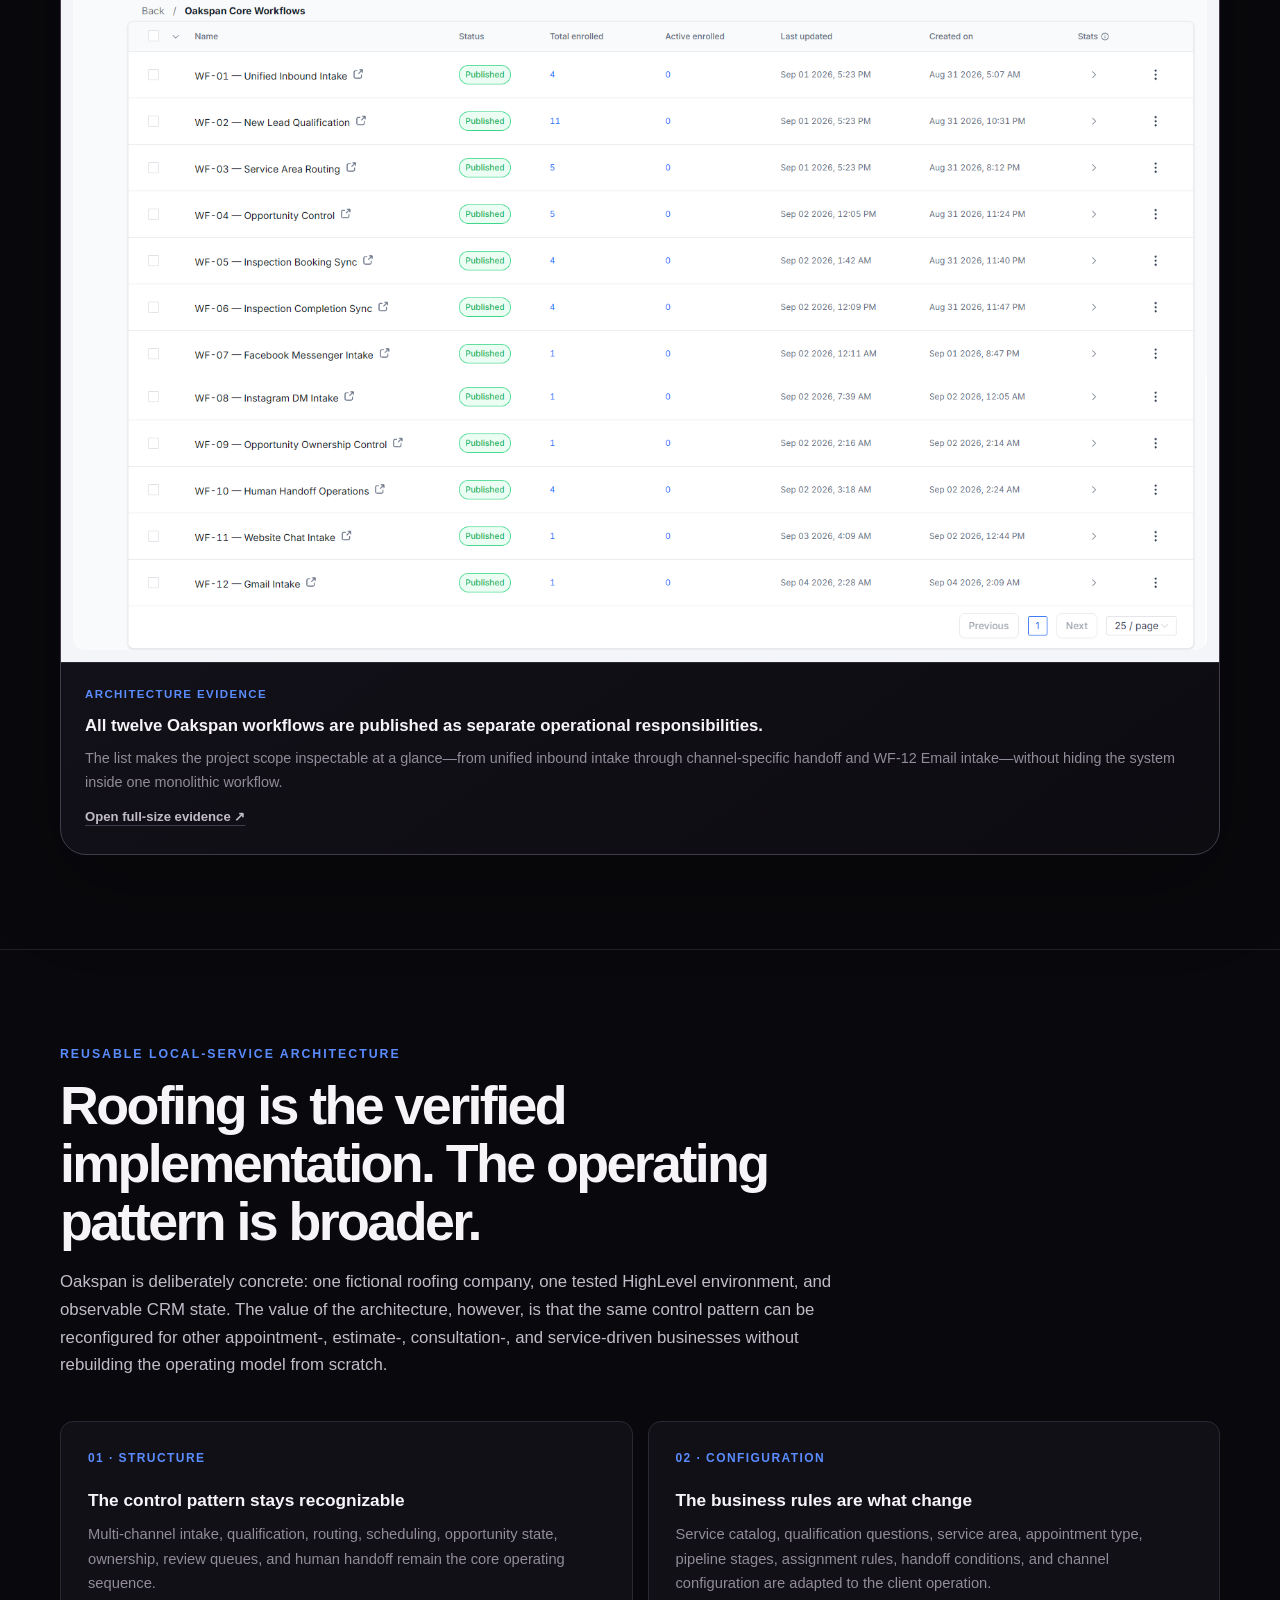
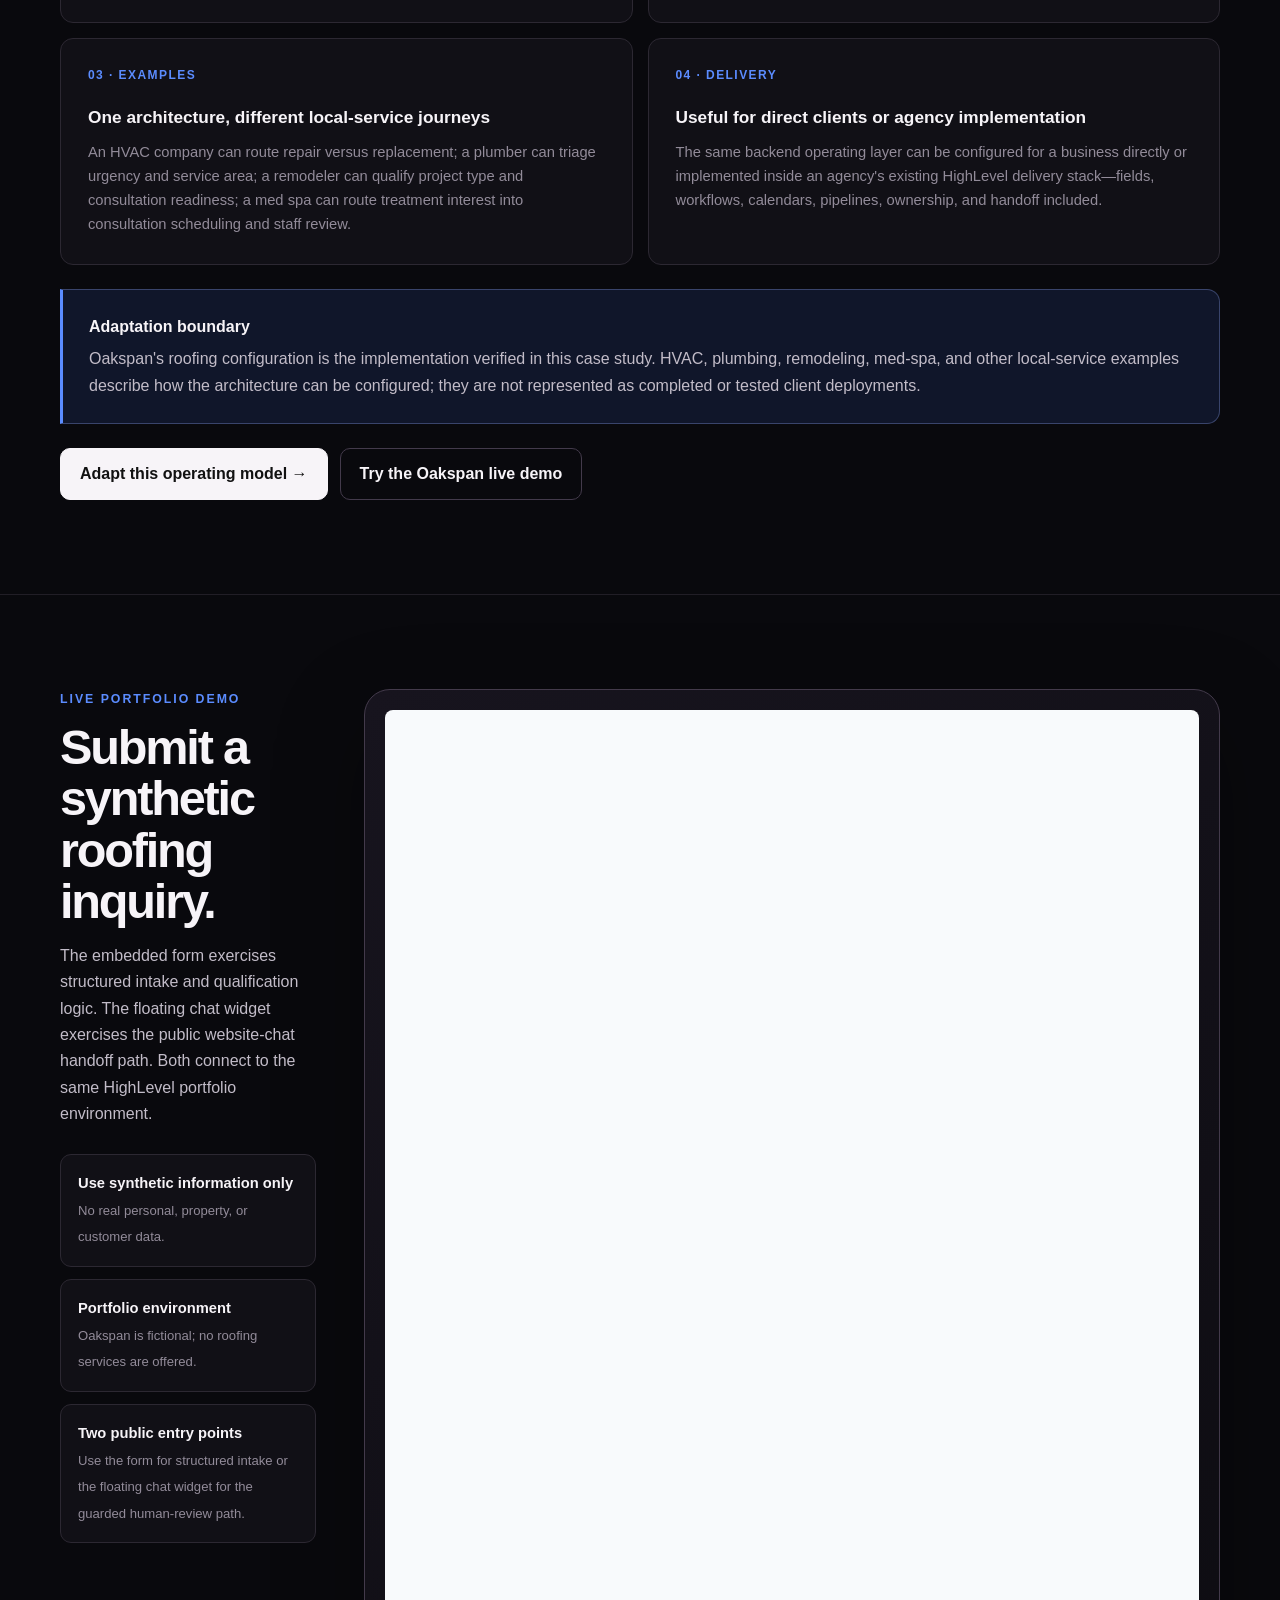
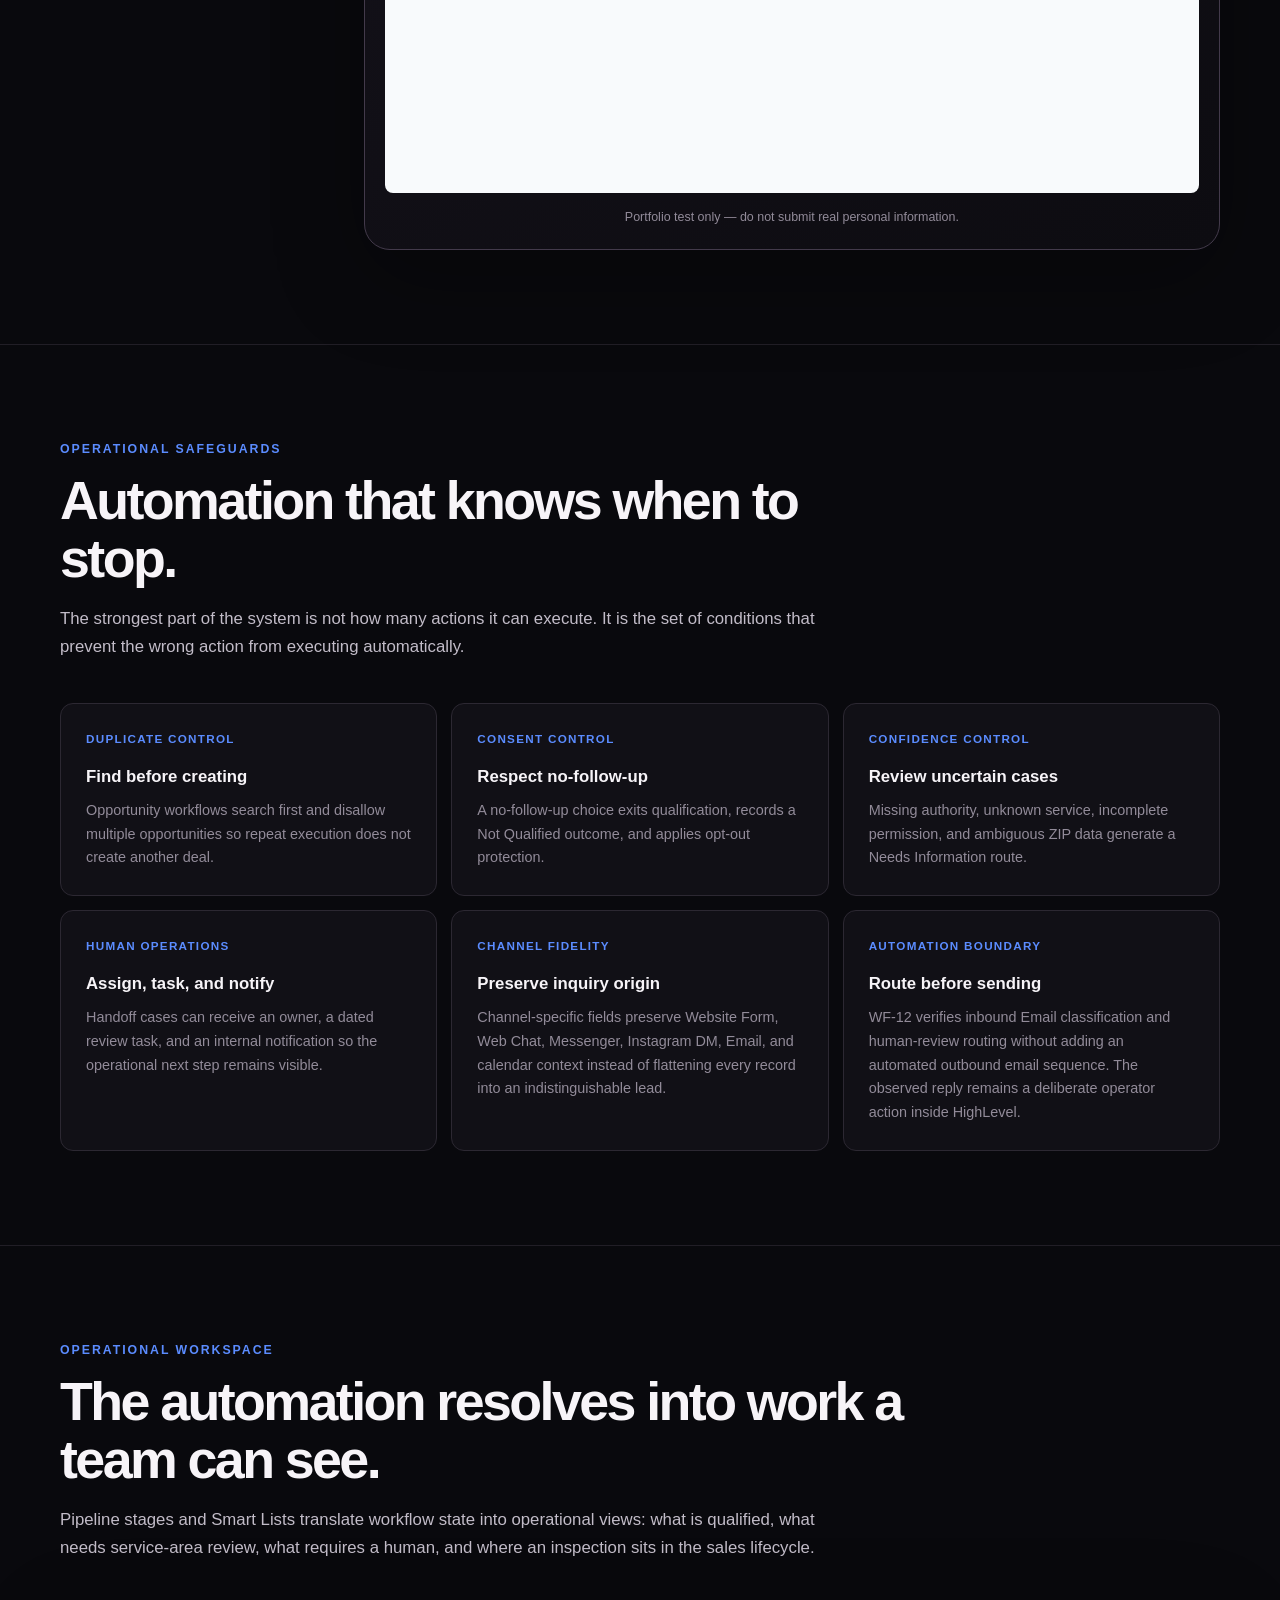
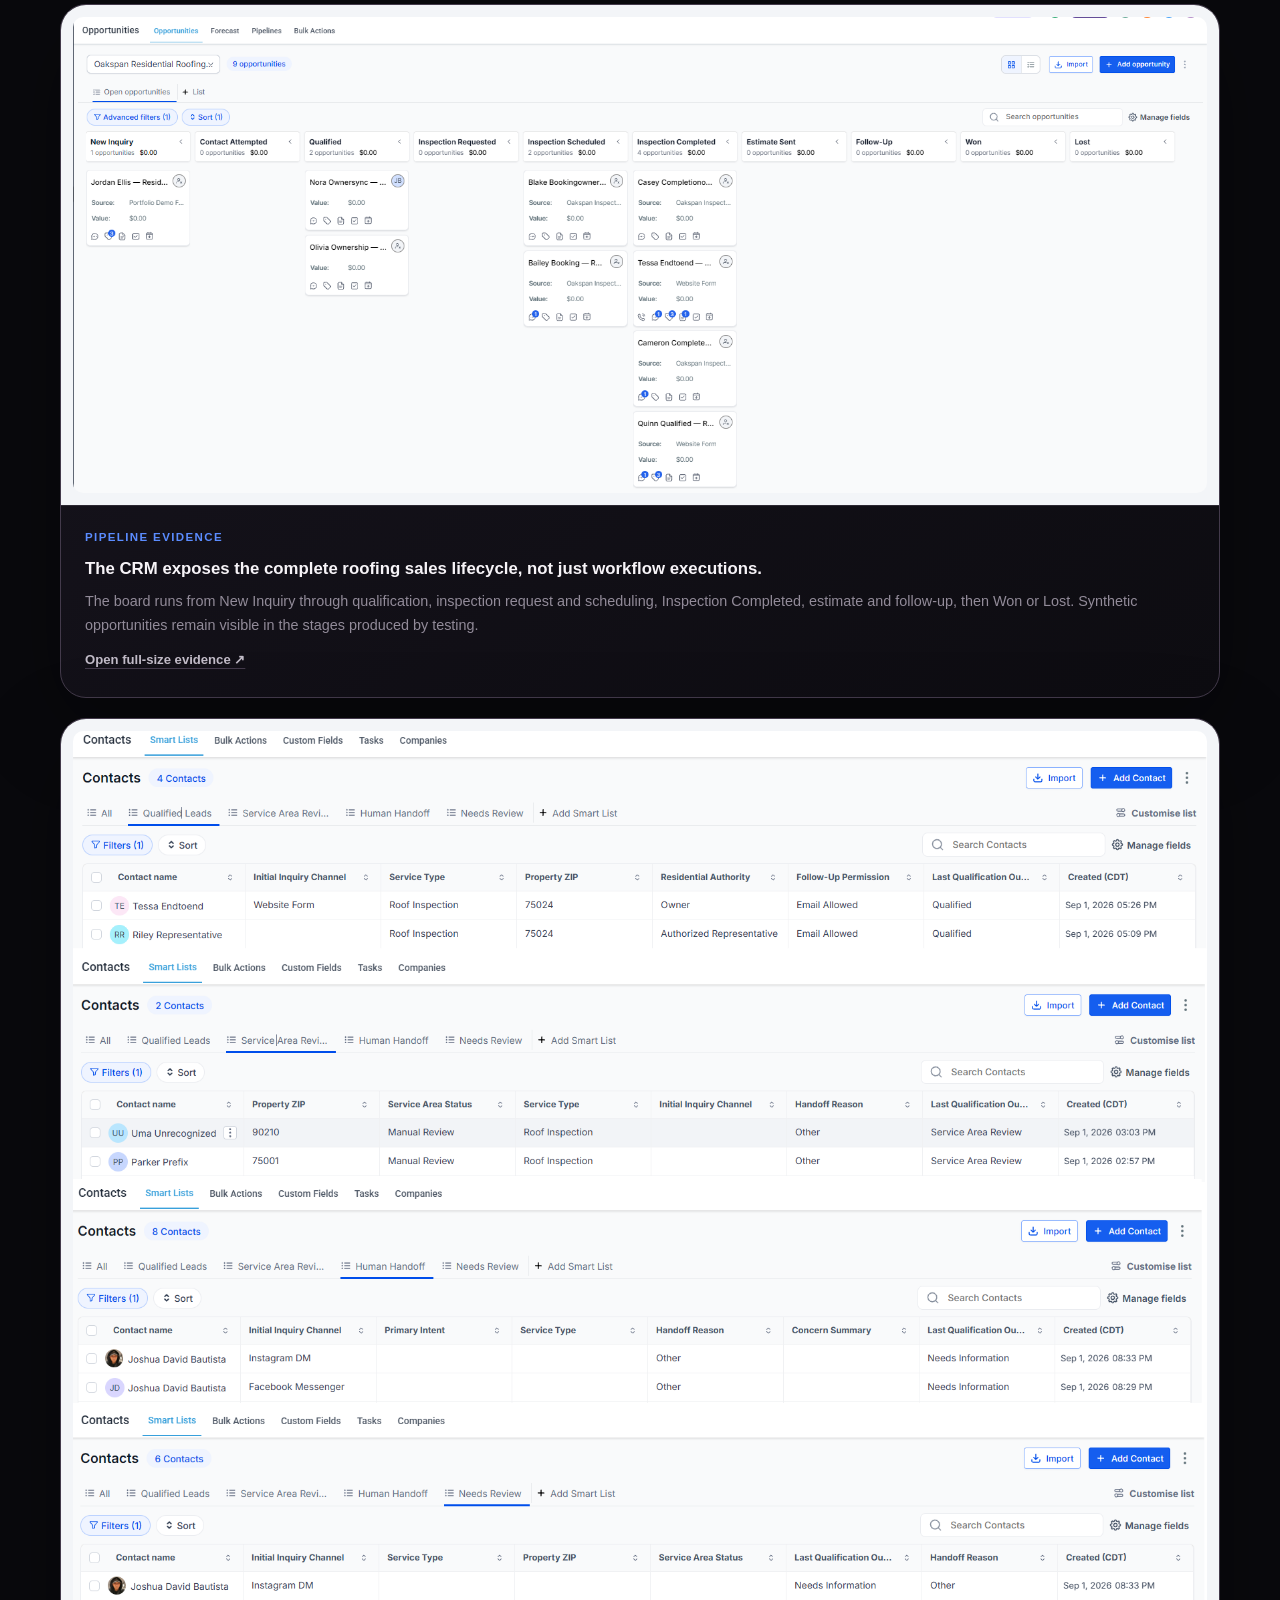
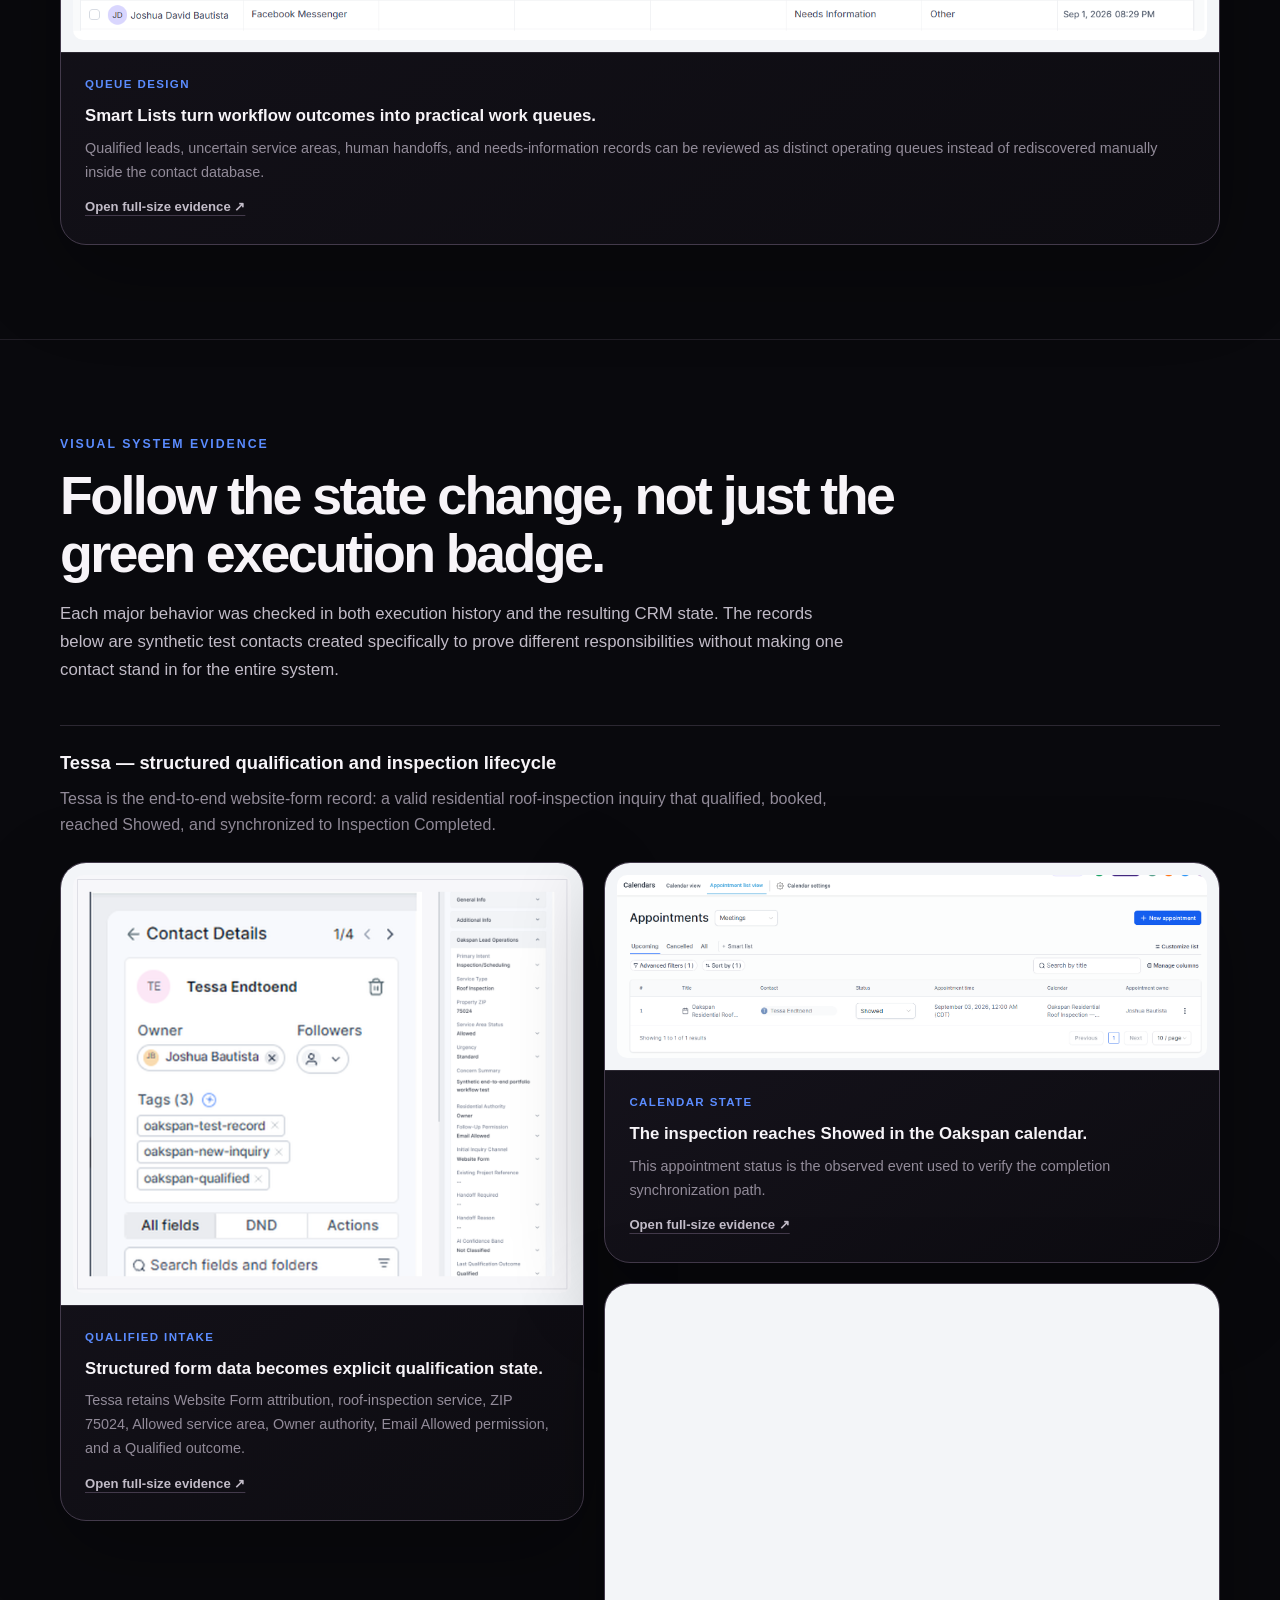
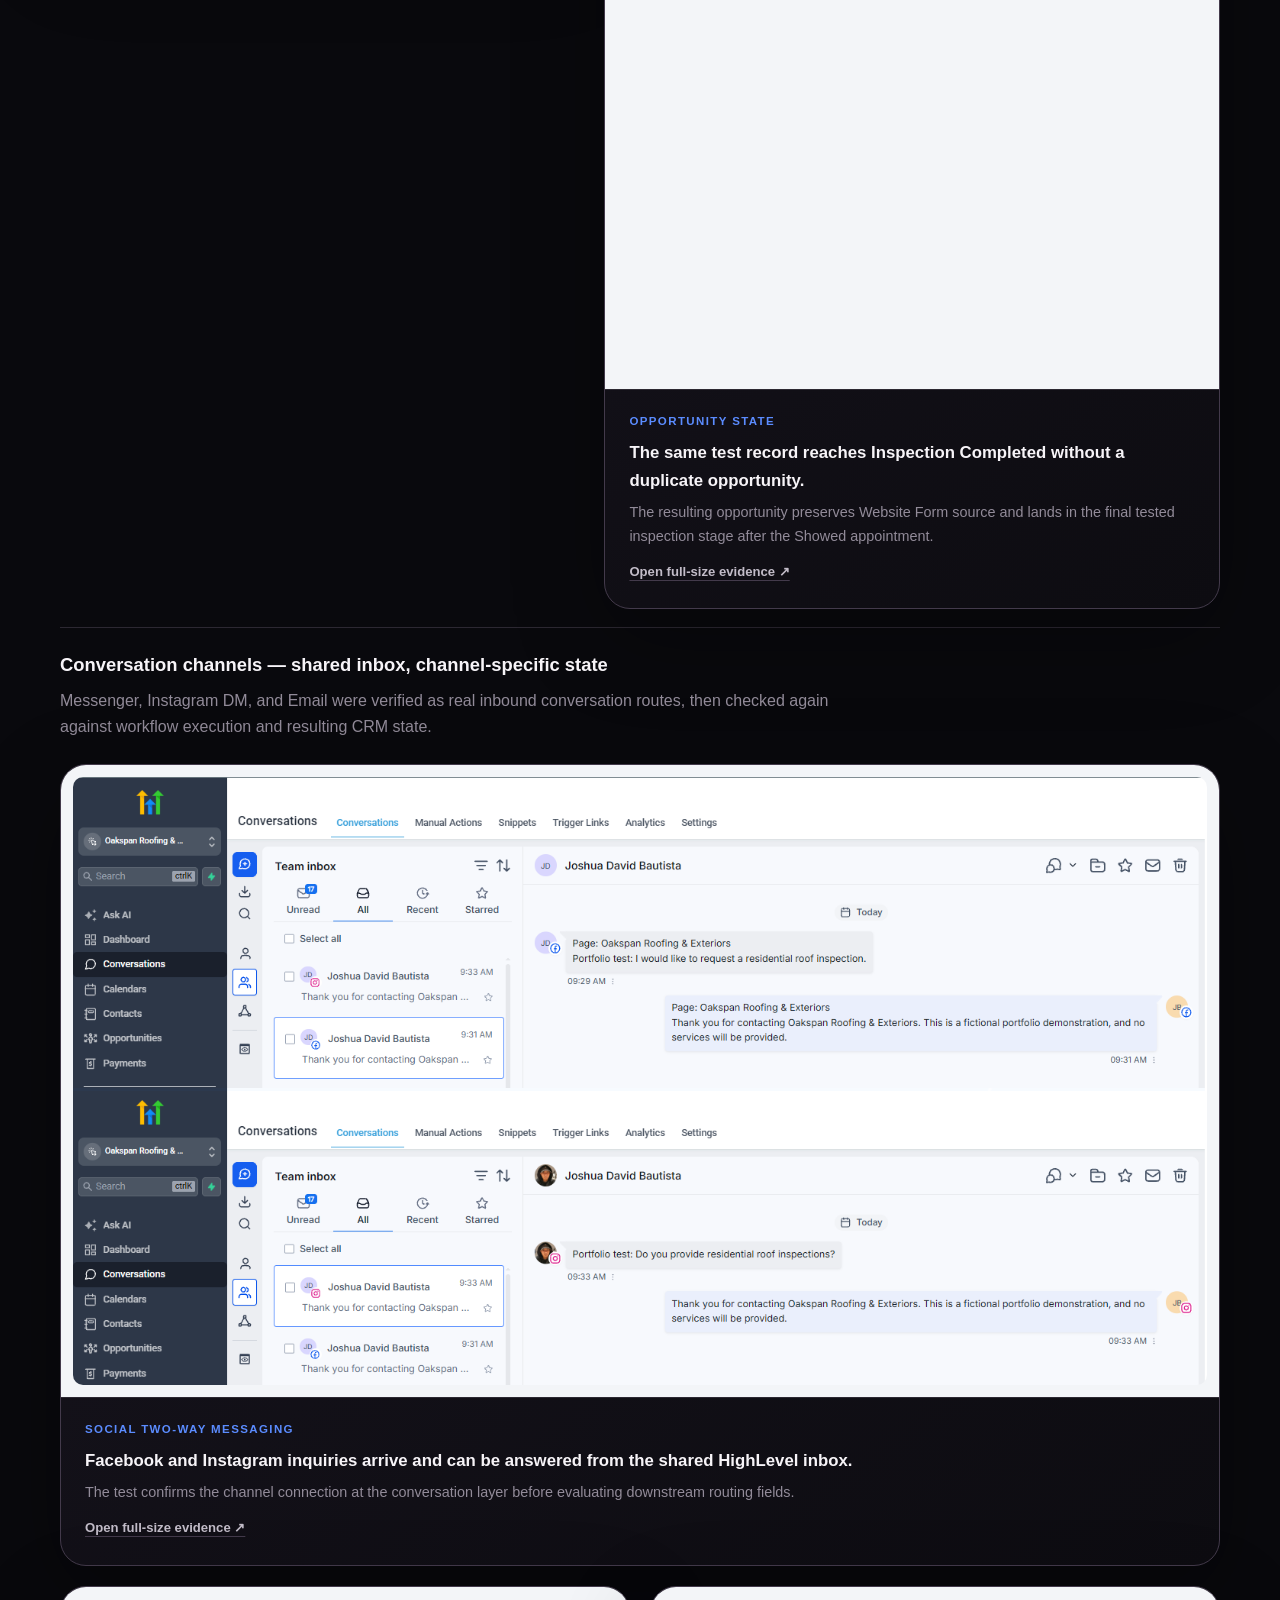
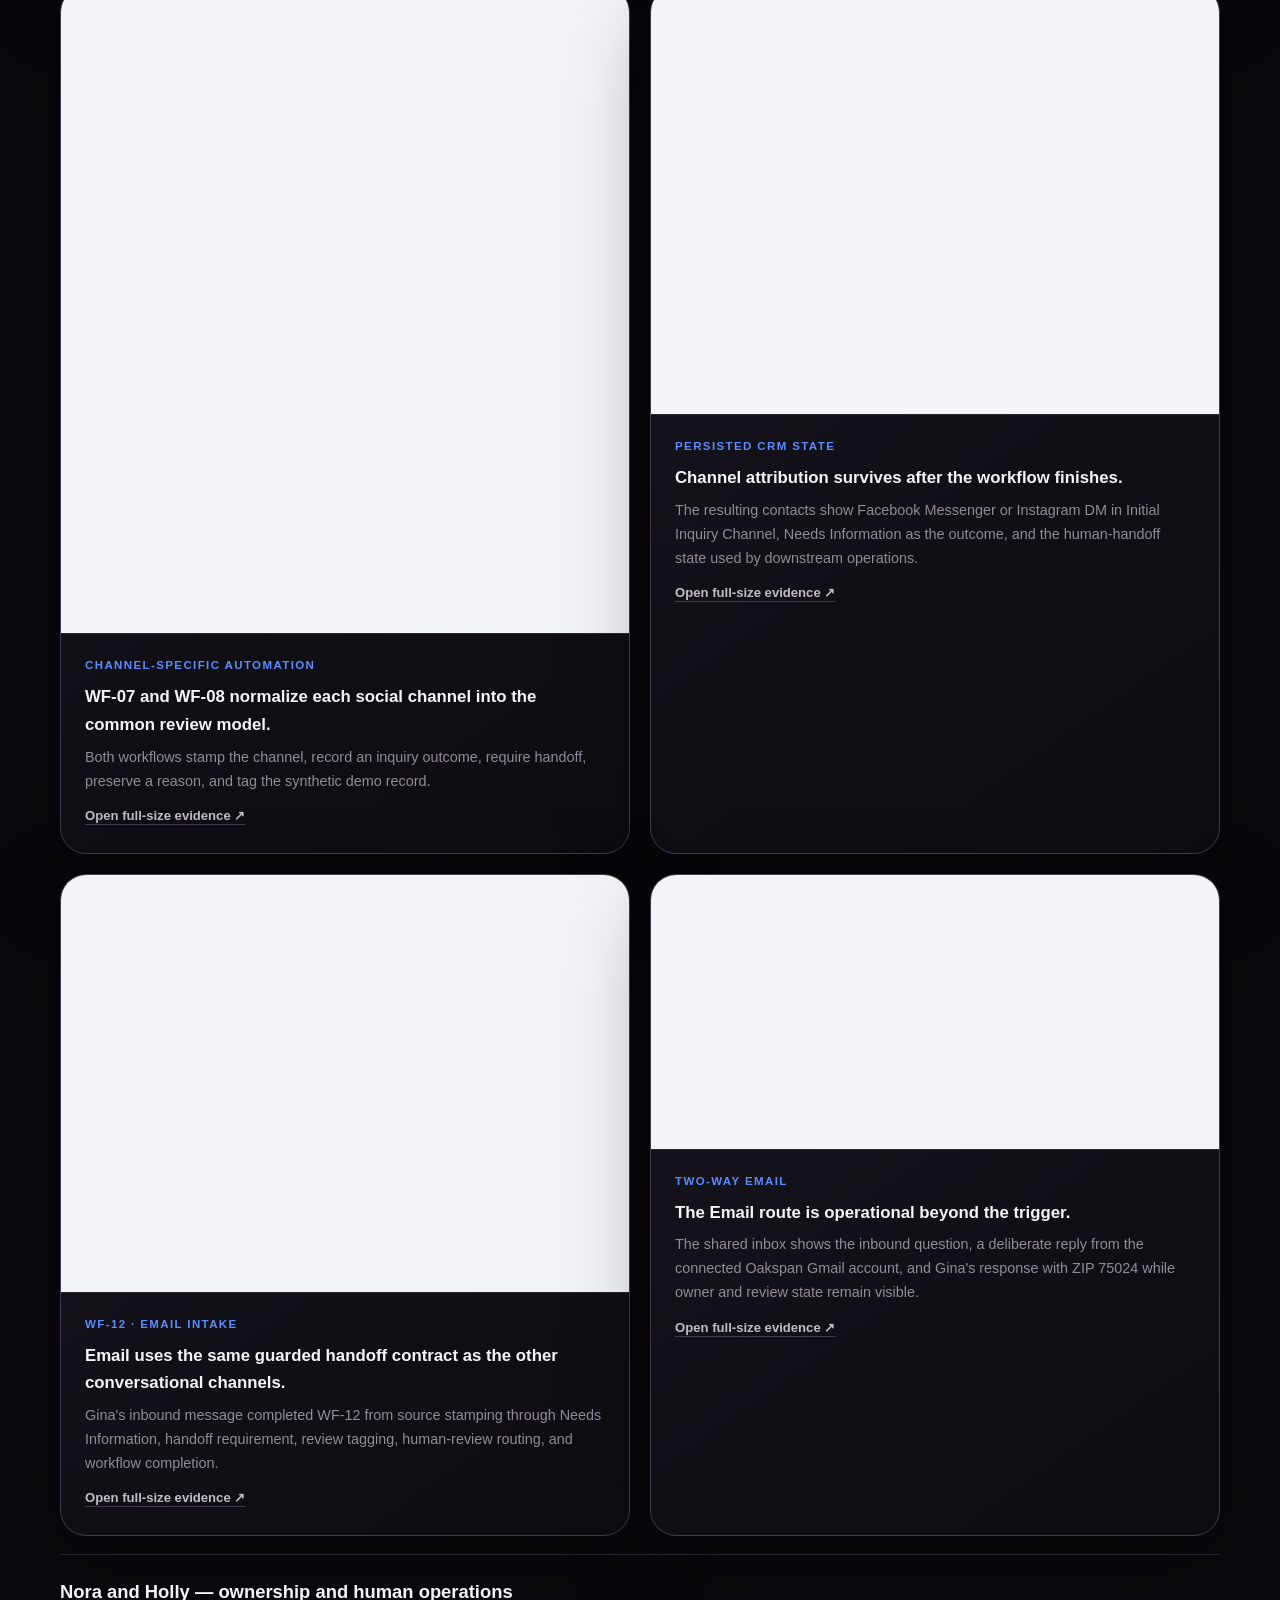
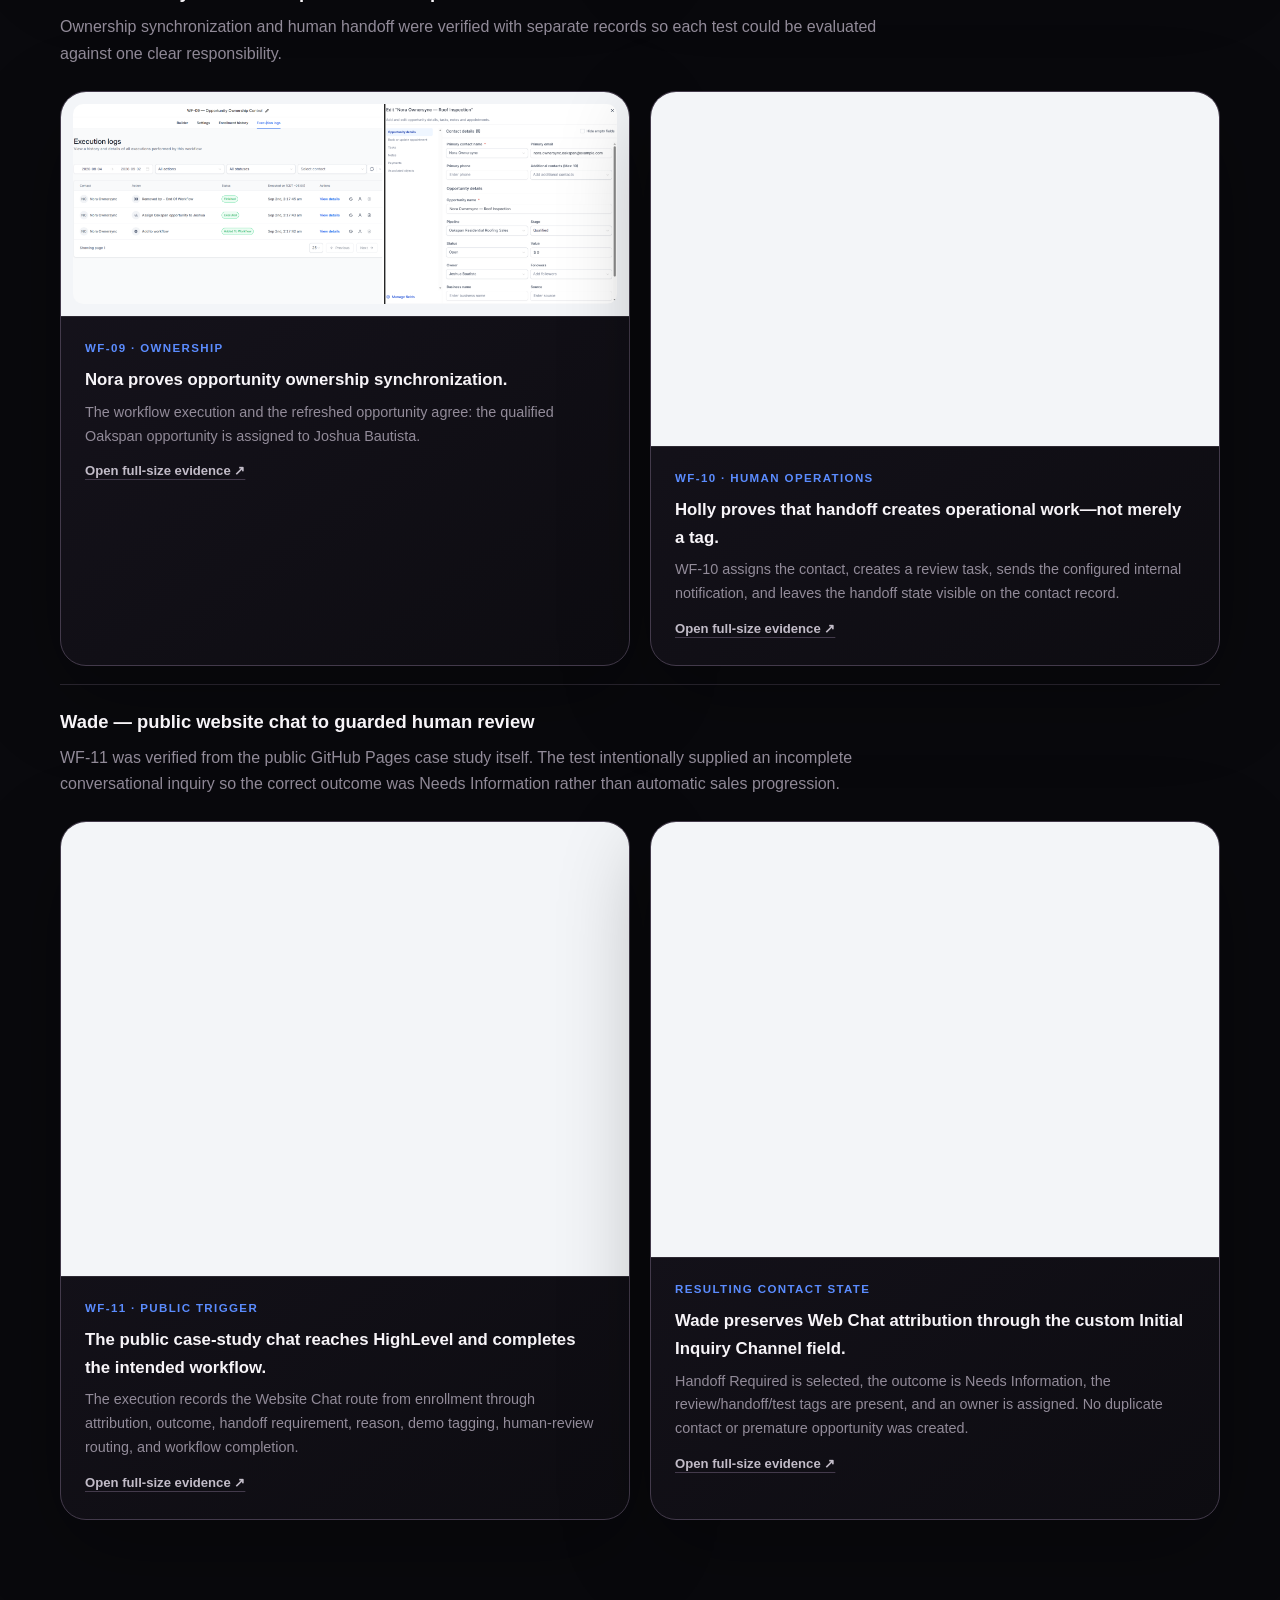
<file: projects/oakspan/index.html>
<!DOCTYPE html>
<html lang="en">
<head>
    <meta charset="UTF-8">
    <meta name="viewport" content="width=device-width, initial-scale=1.0">

    <title>Oakspan HighLevel Case Study | Joshua Bautista</title>
    <meta
        name="description"
        content="Verified HighLevel CRM case study: 12 published workflows, five inquiry channels, qualification and service-area routing, inspection lifecycle sync, opportunity control, email intake, and human handoff."
    >
    <meta name="theme-color" content="#09090d">
    <link rel="canonical" href="https://jdbautista-automations.github.io/projects/oakspan/">

    <meta property="og:type" content="article">
    <meta property="og:url" content="https://jdbautista-automations.github.io/projects/oakspan/">
    <meta property="og:title" content="Oakspan — Residential Roofing Intake, Routed the Right Way">
    <meta
        property="og:description"
        content="A verified HighLevel demonstration of five-channel intake, qualification, scheduling, opportunity progression, and human handoff across 12 published workflows."
    >
    <meta name="twitter:card" content="summary">
    <meta name="twitter:title" content="Oakspan HighLevel Case Study">
    <meta
        name="twitter:description"
        content="12 verified HighLevel workflows across website form, live chat, Facebook Messenger, Instagram DM, and Email."
    >

    <link rel="stylesheet" href="../../assets/styles.css">

    <style>
        body.theme-oakspan {
            --project-accent: #5b8cff;
            --project-accent-strong: #356df2;
            --project-soft: rgba(71, 116, 255, 0.12);
            background:
                radial-gradient(circle at 84% 5%, rgba(47, 105, 247, 0.15), transparent 29rem),
                var(--bg);
        }

        .theme-oakspan .page-hero::after {
            border-color: rgba(91, 140, 255, 0.16);
            box-shadow: 0 0 0 86px rgba(91, 140, 255, 0.025), 0 0 0 172px rgba(91, 140, 255, 0.017);
        }

        .oakspan-hero-grid {
            position: relative;
            z-index: 1;
            display: grid;
            grid-template-columns: minmax(0, 1.35fr) minmax(300px, 0.65fr);
            gap: 54px;
            align-items: center;
        }

        .oakspan-hero-copy h1 {
            max-width: 820px;
            font-size: clamp(3rem, 6.6vw, 6rem);
        }

        .oakspan-hero-copy h1 span {
            display: block;
        }

        .hero-system-card,
        .form-shell,
        .evidence-card,
        .expansion-note {
            border: 1px solid var(--border-strong);
            border-radius: var(--radius-xl);
            background: linear-gradient(145deg, var(--surface-raised), #0d0c11);
            box-shadow: var(--shadow);
        }

        .hero-system-card {
            padding: 31px;
        }

        .hero-system-card h2 {
            margin-bottom: 22px;
            font-size: 1.3rem;
            line-height: 1.25;
        }

        .system-list {
            list-style: none;
            display: grid;
            gap: 15px;
        }

        .system-list li {
            position: relative;
            padding-left: 30px;
            color: var(--text-soft);
        }

        .system-list li::before {
            content: "✓";
            position: absolute;
            top: 1px;
            left: 0;
            width: 20px;
            height: 20px;
            display: grid;
            place-items: center;
            border-radius: 50%;
            background: var(--project-accent-strong);
            color: #fff;
            font-size: 0.72rem;
            font-weight: 900;
        }

        .architecture-strip {
            display: grid;
            grid-template-columns: repeat(4, minmax(0, 1fr));
            gap: 12px;
            margin-top: 34px;
        }

        .architecture-item {
            padding: 20px;
            border: 1px solid var(--border);
            border-radius: var(--radius-md);
            background: var(--surface);
        }

        .architecture-item strong {
            display: block;
            margin-bottom: 5px;
            color: var(--project-accent);
            font-size: 0.78rem;
            letter-spacing: 0.08em;
            text-transform: uppercase;
        }

        .architecture-item span {
            color: var(--text-soft);
            font-size: 0.9rem;
        }

        .expansion-note {
            display: grid;
            grid-template-columns: minmax(160px, 0.33fr) minmax(0, 1fr);
            gap: 24px;
            margin-top: 20px;
            padding: 24px 26px;
            box-shadow: none;
        }

        .expansion-note strong {
            color: var(--project-accent);
            font-size: 0.78rem;
            letter-spacing: 0.1em;
            text-transform: uppercase;
        }

        .expansion-note p {
            color: var(--text-soft);
            font-size: 0.94rem;
        }

        .live-demo-grid {
            display: grid;
            grid-template-columns: minmax(250px, 0.46fr) minmax(0, 1.54fr);
            gap: 48px;
            align-items: start;
        }

        .demo-guide {
            position: sticky;
            top: 108px;
        }

        .demo-guide h2 {
            margin-bottom: 15px;
            font-size: clamp(2rem, 3.8vw, 3.35rem);
            line-height: 1.06;
            letter-spacing: -0.045em;
        }

        .demo-guide > p:not(.section-label) {
            margin-bottom: 26px;
            color: var(--text-soft);
        }

        .demo-rules {
            display: grid;
            gap: 12px;
        }

        .demo-rule {
            padding: 16px 17px;
            border: 1px solid var(--border);
            border-radius: 11px;
            background: var(--surface);
        }

        .demo-rule strong {
            display: block;
            margin-bottom: 2px;
            font-size: 0.92rem;
        }

        .demo-rule span {
            color: var(--text-muted);
            font-size: 0.82rem;
        }

        .form-shell {
            overflow: hidden;
            padding: 20px;
        }

        .form-shell iframe {
            width: 100%;
            min-height: 1083px;
            display: block;
            border: 0;
            border-radius: 12px;
            background: #f8fafc;
        }

        .form-note {
            margin: 14px 4px 1px;
            color: var(--text-muted);
            font-size: 0.78rem;
            text-align: center;
        }

        .control-grid {
            display: grid;
            grid-template-columns: repeat(3, minmax(0, 1fr));
            gap: 14px;
        }

        .control-card {
            min-height: 185px;
            padding: 25px;
            border: 1px solid var(--border);
            border-radius: var(--radius-md);
            background: var(--surface);
        }

        .control-tag {
            display: block;
            margin-bottom: 15px;
            color: var(--project-accent);
            font-size: 0.73rem;
            font-weight: 850;
            letter-spacing: 0.11em;
            text-transform: uppercase;
        }

        .control-card h3 {
            margin-bottom: 8px;
            font-size: 1.05rem;
        }

        .control-card p {
            color: var(--text-muted);
            font-size: 0.9rem;
        }

        .channel-grid {
            display: grid;
            grid-template-columns: repeat(auto-fit, minmax(190px, 1fr));
            gap: 13px;
        }

        .channel-card {
            min-height: 190px;
            padding: 22px;
            border: 1px solid var(--border);
            border-radius: var(--radius-md);
            background: linear-gradient(145deg, var(--surface-raised), #0e0d12);
        }

        .channel-state {
            display: inline-flex;
            align-items: center;
            gap: 7px;
            margin-bottom: 15px;
            color: var(--success);
            font-size: 0.73rem;
            font-weight: 850;
            letter-spacing: 0.08em;
            text-transform: uppercase;
        }

        .channel-state::before {
            content: "";
            width: 7px;
            height: 7px;
            border-radius: 50%;
            background: var(--success-strong);
        }

        .channel-card h3 {
            margin-bottom: 7px;
            font-size: 1rem;
        }

        .channel-card p {
            color: var(--text-muted);
            font-size: 0.86rem;
        }

        .evidence-stack {
            display: grid;
            gap: 20px;
        }

        .evidence-grid {
            display: grid;
            grid-template-columns: repeat(2, minmax(0, 1fr));
            gap: 20px;
        }

        .evidence-grid.lifecycle {
            grid-template-columns: minmax(0, 0.92fr) minmax(0, 1.08fr);
            align-items: start;
        }

        .evidence-stack-compact {
            display: grid;
            gap: 20px;
        }

        .evidence-card {
            overflow: hidden;
        }

        .evidence-media {
            padding: 12px;
            border-bottom: 1px solid var(--border);
            background: #f3f5f8;
        }

        .evidence-media a {
            display: block;
        }

        .evidence-media img {
            width: 100%;
            height: auto;
            display: block;
            border-radius: 10px;
        }

        .evidence-card.record-card .evidence-media img {
            max-height: 500px;
            object-fit: contain;
        }

        .evidence-caption {
            padding: 22px 24px 24px;
        }

        .evidence-kicker {
            display: block;
            margin-bottom: 8px;
            color: var(--project-accent);
            font-size: 0.72rem;
            font-weight: 850;
            letter-spacing: 0.12em;
            text-transform: uppercase;
        }

        .evidence-caption h3 {
            margin-bottom: 7px;
            font-size: 1.05rem;
        }

        .evidence-caption p {
            color: var(--text-muted);
            font-size: 0.9rem;
        }

        .evidence-link {
            display: inline-block;
            margin-top: 12px;
            color: var(--text-soft);
            font-size: 0.82rem;
            font-weight: 750;
            text-decoration: underline;
            text-decoration-color: var(--border-strong);
            text-underline-offset: 4px;
        }

        .evidence-link:hover {
            color: var(--project-accent);
        }

        .evidence-divider {
            margin: 18px 0 0;
            padding-top: 22px;
            border-top: 1px solid var(--border);
        }

        .evidence-divider h3 {
            margin-bottom: 7px;
            font-size: 1.15rem;
        }

        .evidence-divider p {
            max-width: 820px;
            color: var(--text-muted);
        }

        .verification-note {
            margin-top: 24px;
            color: var(--text-muted);
            font-size: 0.86rem;
        }

        @media (max-width: 940px) {
            .oakspan-hero-grid,
            .live-demo-grid,
            .evidence-grid.lifecycle,
            .expansion-note {
                grid-template-columns: 1fr;
            }

            .hero-system-card {
                max-width: 680px;
            }

            .demo-guide {
                position: static;
            }

            .control-grid,
            .architecture-strip {
                grid-template-columns: repeat(2, minmax(0, 1fr));
            }
        }

        @media (max-width: 680px) {
            .oakspan-hero-grid {
                gap: 34px;
            }

            .hero-system-card,
            .form-shell,
            .evidence-card,
            .expansion-note {
                border-radius: var(--radius-lg);
            }

            .hero-system-card {
                padding: 24px;
            }

            .form-shell {
                margin-inline: -2%;
                padding: 8px;
            }

            .control-grid,
            .architecture-strip,
            .evidence-grid {
                grid-template-columns: 1fr;
            }

            .control-card,
            .channel-card {
                min-height: auto;
            }

            .evidence-media {
                padding: 7px;
            }

            .evidence-caption {
                padding: 19px;
            }

            .expansion-note {
                padding: 21px;
            }
        }
    </style>
</head>
<body class="theme-oakspan">
    <a class="skip-link" href="#main-content">Skip to content</a>

    <nav class="site-nav" aria-label="Primary navigation">
        <div class="container nav-inner">
            <a class="brand" href="../../" aria-label="Joshua Bautista portfolio">
                <span class="brand-mark" aria-hidden="true">JB</span>
                <span>Joshua Bautista</span>
            </a>

            <div class="nav-links">
                <a href="#overview">Overview</a>
                <a class="hide-mobile" href="#workflow">Architecture</a>
                <a href="#live-demo">Live demo</a>
                <a class="hide-mobile" href="#evidence">Evidence</a>
                <a href="../../">Portfolio</a>
            </div>
        </div>
    </nav>

    <main id="main-content">
        <div class="container breadcrumb">
            <a href="../../">Portfolio</a> / Oakspan
        </div>

        <header class="page-hero" id="top">
            <div class="container oakspan-hero-grid">
                <div class="oakspan-hero-copy">
                    <div class="status">
                        <span class="status-dot" aria-hidden="true"></span>
                        Verified HighLevel portfolio system · 12 workflows
                    </div>

                    <h1><span>Residential Roofing Intake,</span> Routed the Right Way</h1>
                    <p class="page-subtitle">Oakspan Roofing &amp; Exteriors</p>
                    <p class="page-summary">
                        A synthetic Dallas–Fort Worth roofing operation built to demonstrate how
                        five inquiry channels can become controlled CRM work: qualification,
                        service-area review, inspection scheduling, opportunity progression, and
                        deliberate human handoff in HighLevel.
                    </p>

                    <div class="pill-list" aria-label="Technology and channels">
                        <span class="pill">HighLevel</span>
                        <span class="pill">Website Form</span>
                        <span class="pill">Live Chat</span>
                        <span class="pill">Facebook Messenger</span>
                        <span class="pill">Instagram DM</span>
                        <span class="pill">Email</span>
                        <span class="pill">GHL Calendars</span>
                        <span class="pill">Opportunity Pipelines</span>
                    </div>

                    <div class="button-row">
                        <a class="button button-primary" href="#live-demo">Try the live demo →</a>
                        <a class="button button-secondary" href="#evidence">Inspect the evidence</a>
                    </div>
                </div>

                <aside class="hero-system-card" aria-labelledby="demo-capabilities-title">
                    <p class="section-label">System Coverage</p>
                    <h2 id="demo-capabilities-title">What the system is designed to control</h2>
                    <ul class="system-list">
                        <li>Five inquiry channels in one CRM</li>
                        <li>ZIP, authority, intent, and consent routing</li>
                        <li>Inspection and opportunity lifecycle synchronization</li>
                        <li>Explicit stop conditions and human review</li>
                    </ul>
                </aside>
            </div>

            <div class="container proof-grid" aria-label="Oakspan verification snapshot">
                <div class="proof-item">
                    <span class="proof-value">12 workflows</span>
                    <span class="proof-label">published and verified across controlled workflow and channel tests</span>
                </div>
                <div class="proof-item">
                    <span class="proof-value">5 channels</span>
                    <span class="proof-label">form, live chat, Messenger, Instagram, and Email verified in HighLevel</span>
                </div>
                <div class="proof-item">
                    <span class="proof-value">1 full lifecycle</span>
                    <span class="proof-label">qualified inquiry through scheduled inspection and completion</span>
                </div>
                <div class="proof-item">
                    <span class="proof-value">$0 workflow send spend</span>
                    <span class="proof-label">Email intake and two-way reply were verified without an automated outbound email action</span>
                </div>
            </div>
        </header>

        <section class="section" id="overview" aria-labelledby="overview-title">
            <div class="container split">
                <div class="sticky-heading">
                    <p class="section-label">The Operational Problem</p>
                    <h2 id="overview-title">A roofing inquiry is only useful when the next action is clear.</h2>
                </div>

                <div class="prose">
                    <p>
                        Oakspan Roofing &amp; Exteriors is a fictional residential-roofing business
                        created as a portfolio environment. It models the work behind a local
                        contractor receiving website-form, website-chat, Facebook, Instagram, and
                        Email inquiries while coordinating inspections through one CRM.
                    </p>
                    <p>
                        The risk is not simply a missed message. A weak intake process can create
                        duplicate opportunities, misroute an uncertain ZIP, treat an existing
                        customer as a new sale, ignore a no-follow-up instruction, or continue
                        automation when a person should take over.
                    </p>
                    <p>
                        Oakspan uses explicit custom fields, tags, branches, ownership rules,
                        tasks, notifications, pipeline stages, and calendar events to keep the
                        next action visible. The system favors deterministic business rules over
                        speculative automation.
                    </p>

                    <div class="callout">
                        <strong>Deterministic control before automated persuasion</strong>
                        Allowed cases progress. Missing, uncertain, warranty, conversational,
                        and low-confidence cases stop and route to human review with the reason preserved.
                    </div>
                </div>
            </div>
        </section>

        <section class="section" id="workflow" aria-labelledby="workflow-title">
            <div class="container">
                <p class="section-label">Workflow Architecture</p>
                <h2 class="section-title" id="workflow-title">One operating model, twelve focused workflows.</h2>
                <p class="section-intro">
                    Instead of placing every responsibility inside one oversized automation, the
                    system separates intake, qualification, service-area logic, opportunity control,
                    lifecycle synchronization, channel routing, ownership, and human handoff.
                </p>

                <div class="card-grid">
                    <article class="detail-card">
                        <span class="card-index">01 · CAPTURE</span>
                        <h3>Normalize inbound inquiries</h3>
                        <p>Website form, live chat, Messenger, Instagram DM, and Email enter the same operating environment with channel context retained.</p>
                    </article>
                    <article class="detail-card">
                        <span class="card-index">02 · DECIDE</span>
                        <h3>Resolve qualification and service area</h3>
                        <p>ZIP, residential authority, service type, intent, and follow-up permission determine progression, protection, or review.</p>
                    </article>
                    <article class="detail-card">
                        <span class="card-index">03 · SYNCHRONIZE</span>
                        <h3>Keep calendar and opportunity state aligned</h3>
                        <p>Booking and appointment completion move the opportunity through the inspection lifecycle without creating duplicate deals.</p>
                    </article>
                    <article class="detail-card">
                        <span class="card-index">04 · HAND OFF</span>
                        <h3>Stop automation when judgment is needed</h3>
                        <p>Review cases receive the fields, tags, ownership, task, and notification context needed for a person to continue safely.</p>
                    </article>
                </div>

                <div class="architecture-strip" aria-label="Oakspan workflow groups">
                    <div class="architecture-item"><strong>WF-01–04</strong><span>Inbound intake, qualification, service area, opportunity control</span></div>
                    <div class="architecture-item"><strong>WF-05–06</strong><span>Inspection booking and completion synchronization</span></div>
                    <div class="architecture-item"><strong>WF-07–08</strong><span>Facebook Messenger and Instagram DM intake</span></div>
                    <div class="architecture-item"><strong>WF-09–12</strong><span>Ownership, human handoff, website chat, and Email intake</span></div>
                </div>

                <div class="expansion-note" aria-label="Architecture expansion note">
                    <strong>Channel expansion</strong>
                    <p>
                        Email was added as the fifth verified entry point by reusing the same guarded
                        handoff contract already used by conversational channels: stamp the origin,
                        record the outcome, require review, preserve the reason, and leave the record
                        in a queue a person can act on. The channel expanded without creating a separate
                        email-only operating model.
                    </p>
                </div>

                <figure class="evidence-card mt-24">
                    <div class="evidence-media">
                        <a href="assets/01-workflow-suite.png" target="_blank" rel="noopener noreferrer">
                            <img src="assets/01-workflow-suite.png" alt="HighLevel workflow list showing Oakspan WF-01 through WF-12, each marked Published" loading="lazy" decoding="async">
                        </a>
                    </div>
                    <figcaption class="evidence-caption">
                        <span class="evidence-kicker">Architecture evidence</span>
                        <h3>All twelve Oakspan workflows are published as separate operational responsibilities.</h3>
                        <p>The list makes the project scope inspectable at a glance—from unified inbound intake through channel-specific handoff and WF-12 Email intake—without hiding the system inside one monolithic workflow.</p>
                        <a class="evidence-link" href="assets/01-workflow-suite.png" target="_blank" rel="noopener noreferrer">Open full-size evidence ↗</a>
                    </figcaption>
                </figure>
            </div>
        </section>

        <section class="section" id="adaptable" aria-labelledby="adaptable-title">
            <div class="container">
                <p class="section-label">Reusable Local-Service Architecture</p>
                <h2 class="section-title" id="adaptable-title">Roofing is the verified implementation. The operating pattern is broader.</h2>
                <p class="section-intro">
                    Oakspan is deliberately concrete: one fictional roofing company, one tested
                    HighLevel environment, and observable CRM state. The value of the architecture,
                    however, is that the same control pattern can be reconfigured for other
                    appointment-, estimate-, consultation-, and service-driven businesses without
                    rebuilding the operating model from scratch.
                </p>

                <div class="card-grid">
                    <article class="detail-card">
                        <span class="card-index">01 · STRUCTURE</span>
                        <h3>The control pattern stays recognizable</h3>
                        <p>Multi-channel intake, qualification, routing, scheduling, opportunity state, ownership, review queues, and human handoff remain the core operating sequence.</p>
                    </article>
                    <article class="detail-card">
                        <span class="card-index">02 · CONFIGURATION</span>
                        <h3>The business rules are what change</h3>
                        <p>Service catalog, qualification questions, service area, appointment type, pipeline stages, assignment rules, handoff conditions, and channel configuration are adapted to the client operation.</p>
                    </article>
                    <article class="detail-card">
                        <span class="card-index">03 · EXAMPLES</span>
                        <h3>One architecture, different local-service journeys</h3>
                        <p>An HVAC company can route repair versus replacement; a plumber can triage urgency and service area; a remodeler can qualify project type and consultation readiness; a med spa can route treatment interest into consultation scheduling and staff review.</p>
                    </article>
                    <article class="detail-card">
                        <span class="card-index">04 · DELIVERY</span>
                        <h3>Useful for direct clients or agency implementation</h3>
                        <p>The same backend operating layer can be configured for a business directly or implemented inside an agency's existing HighLevel delivery stack—fields, workflows, calendars, pipelines, ownership, and handoff included.</p>
                    </article>
                </div>

                <div class="callout mt-24">
                    <strong>Adaptation boundary</strong>
                    Oakspan's roofing configuration is the implementation verified in this case
                    study. HVAC, plumbing, remodeling, med-spa, and other local-service examples
                    describe how the architecture can be configured; they are not represented as
                    completed or tested client deployments.
                </div>

                <div class="button-row mt-24">
                    <a class="button button-primary" href="../../#contact">Adapt this operating model →</a>
                    <a class="button button-secondary" href="#live-demo">Try the Oakspan live demo</a>
                </div>
            </div>
        </section>

        <section class="section" id="live-demo" aria-labelledby="live-demo-title">
            <div class="container live-demo-grid">
                <div class="demo-guide">
                    <p class="section-label">Live Portfolio Demo</p>
                    <h2 id="live-demo-title">Submit a synthetic roofing inquiry.</h2>
                    <p>
                        The embedded form exercises structured intake and qualification logic. The
                        floating chat widget exercises the public website-chat handoff path. Both
                        connect to the same HighLevel portfolio environment.
                    </p>

                    <div class="demo-rules" aria-label="Demonstration rules">
                        <div class="demo-rule">
                            <strong>Use synthetic information only</strong>
                            <span>No real personal, property, or customer data.</span>
                        </div>
                        <div class="demo-rule">
                            <strong>Portfolio environment</strong>
                            <span>Oakspan is fictional; no roofing services are offered.</span>
                        </div>
                        <div class="demo-rule">
                            <strong>Two public entry points</strong>
                            <span>Use the form for structured intake or the floating chat widget for the guarded human-review path.</span>
                        </div>
                    </div>
                </div>

                <div class="form-shell">
                    <iframe
                        src="https://api.leadconnectorhq.com/widget/form/8ZleCprpAoQyjmqyt5vA"
                        style="width:100%;height:100%;border:none;border-radius:8px"
                        id="inline-8ZleCprpAoQyjmqyt5vA"
                        data-layout="{'id':'INLINE'}"
                        data-trigger-type="alwaysShow"
                        data-trigger-value=""
                        data-activation-type="alwaysActivated"
                        data-activation-value=""
                        data-deactivation-type="neverDeactivate"
                        data-deactivation-value=""
                        data-form-name="Oakspan Roof Inspection Request — Demo"
                        data-height="1083"
                        data-layout-iframe-id="inline-8ZleCprpAoQyjmqyt5vA"
                        data-form-id="8ZleCprpAoQyjmqyt5vA"
                        data-cookie-consent="true"
                        data-cookie-consent-provider="auto"
                        title="Oakspan Roof Inspection Request — Demo"
                    ></iframe>
                    <script src="https://link.msgsndr.com/js/form_embed.js"></script>
                    <p class="form-note">Portfolio test only — do not submit real personal information.</p>
                </div>
            </div>
        </section>

        <section class="section" aria-labelledby="controls-title">
            <div class="container">
                <p class="section-label">Operational Safeguards</p>
                <h2 class="section-title" id="controls-title">Automation that knows when to stop.</h2>
                <p class="section-intro">
                    The strongest part of the system is not how many actions it can execute. It is
                    the set of conditions that prevent the wrong action from executing automatically.
                </p>

                <div class="control-grid">
                    <article class="control-card">
                        <span class="control-tag">Duplicate control</span>
                        <h3>Find before creating</h3>
                        <p>Opportunity workflows search first and disallow multiple opportunities so repeat execution does not create another deal.</p>
                    </article>
                    <article class="control-card">
                        <span class="control-tag">Consent control</span>
                        <h3>Respect no-follow-up</h3>
                        <p>A no-follow-up choice exits qualification, records a Not Qualified outcome, and applies opt-out protection.</p>
                    </article>
                    <article class="control-card">
                        <span class="control-tag">Confidence control</span>
                        <h3>Review uncertain cases</h3>
                        <p>Missing authority, unknown service, incomplete permission, and ambiguous ZIP data generate a Needs Information route.</p>
                    </article>
                    <article class="control-card">
                        <span class="control-tag">Human operations</span>
                        <h3>Assign, task, and notify</h3>
                        <p>Handoff cases can receive an owner, a dated review task, and an internal notification so the operational next step remains visible.</p>
                    </article>
                    <article class="control-card">
                        <span class="control-tag">Channel fidelity</span>
                        <h3>Preserve inquiry origin</h3>
                        <p>Channel-specific fields preserve Website Form, Web Chat, Messenger, Instagram DM, Email, and calendar context instead of flattening every record into an indistinguishable lead.</p>
                    </article>
                    <article class="control-card">
                        <span class="control-tag">Automation boundary</span>
                        <h3>Route before sending</h3>
                        <p>WF-12 verifies inbound Email classification and human-review routing without adding an automated outbound email sequence. The observed reply remains a deliberate operator action inside HighLevel.</p>
                    </article>
                </div>
            </div>
        </section>

        <section class="section" id="workspace" aria-labelledby="workspace-title">
            <div class="container">
                <p class="section-label">Operational Workspace</p>
                <h2 class="section-title" id="workspace-title">The automation resolves into work a team can see.</h2>
                <p class="section-intro">
                    Pipeline stages and Smart Lists translate workflow state into operational views:
                    what is qualified, what needs service-area review, what requires a human, and
                    where an inspection sits in the sales lifecycle.
                </p>

                <div class="evidence-stack">
                    <figure class="evidence-card">
                        <div class="evidence-media">
                            <a href="assets/02-opportunity-pipeline.png" target="_blank" rel="noopener noreferrer">
                                <img src="assets/02-opportunity-pipeline.png" alt="Oakspan Residential Roofing Sales opportunity pipeline from New Inquiry through Won and Lost, with synthetic opportunities distributed across stages" loading="lazy" decoding="async">
                            </a>
                        </div>
                        <figcaption class="evidence-caption">
                            <span class="evidence-kicker">Pipeline evidence</span>
                            <h3>The CRM exposes the complete roofing sales lifecycle, not just workflow executions.</h3>
                            <p>The board runs from New Inquiry through qualification, inspection request and scheduling, Inspection Completed, estimate and follow-up, then Won or Lost. Synthetic opportunities remain visible in the stages produced by testing.</p>
                            <a class="evidence-link" href="assets/02-opportunity-pipeline.png" target="_blank" rel="noopener noreferrer">Open full-size evidence ↗</a>
                        </figcaption>
                    </figure>

                    <figure class="evidence-card">
                        <div class="evidence-media">
                            <a href="assets/09-operational-smart-lists.png" target="_blank" rel="noopener noreferrer">
                                <img src="assets/09-operational-smart-lists.png" alt="HighLevel Smart Lists for Qualified Leads, Service Area Review, Human Handoff, and Needs Review in the Oakspan workspace" loading="lazy" decoding="async">
                            </a>
                        </div>
                        <figcaption class="evidence-caption">
                            <span class="evidence-kicker">Queue design</span>
                            <h3>Smart Lists turn workflow outcomes into practical work queues.</h3>
                            <p>Qualified leads, uncertain service areas, human handoffs, and needs-information records can be reviewed as distinct operating queues instead of rediscovered manually inside the contact database.</p>
                            <a class="evidence-link" href="assets/09-operational-smart-lists.png" target="_blank" rel="noopener noreferrer">Open full-size evidence ↗</a>
                        </figcaption>
                    </figure>
                </div>
            </div>
        </section>

        <section class="section" id="evidence" aria-labelledby="evidence-title">
            <div class="container">
                <p class="section-label">Visual System Evidence</p>
                <h2 class="section-title" id="evidence-title">Follow the state change, not just the green execution badge.</h2>
                <p class="section-intro">
                    Each major behavior was checked in both execution history and the resulting CRM
                    state. The records below are synthetic test contacts created specifically to
                    prove different responsibilities without making one contact stand in for the entire system.
                </p>

                <div class="evidence-divider">
                    <h3>Tessa — structured qualification and inspection lifecycle</h3>
                    <p>Tessa is the end-to-end website-form record: a valid residential roof-inspection inquiry that qualified, booked, reached Showed, and synchronized to Inspection Completed.</p>
                </div>

                <div class="evidence-grid lifecycle mt-24">
                    <figure class="evidence-card record-card">
                        <div class="evidence-media">
                            <a href="assets/03-qualified-intake-tessa.png" target="_blank" rel="noopener noreferrer">
                                <img src="assets/03-qualified-intake-tessa.png" alt="Tessa Endtoend HighLevel contact showing Website Form channel, Roof Inspection, ZIP 75024, Allowed service area, Owner authority, Email Allowed, and Qualified outcome" loading="lazy" decoding="async">
                            </a>
                        </div>
                        <figcaption class="evidence-caption">
                            <span class="evidence-kicker">Qualified intake</span>
                            <h3>Structured form data becomes explicit qualification state.</h3>
                            <p>Tessa retains Website Form attribution, roof-inspection service, ZIP 75024, Allowed service area, Owner authority, Email Allowed permission, and a Qualified outcome.</p>
                            <a class="evidence-link" href="assets/03-qualified-intake-tessa.png" target="_blank" rel="noopener noreferrer">Open full-size evidence ↗</a>
                        </figcaption>
                    </figure>

                    <div class="evidence-stack-compact">
                        <figure class="evidence-card">
                            <div class="evidence-media">
                                <a href="assets/04-inspection-showed.png" target="_blank" rel="noopener noreferrer">
                                    <img src="assets/04-inspection-showed.png" alt="HighLevel appointment list showing Tessa Endtoend with appointment status Showed on the Oakspan Residential Roof Inspection calendar" loading="lazy" decoding="async">
                                </a>
                            </div>
                            <figcaption class="evidence-caption">
                                <span class="evidence-kicker">Calendar state</span>
                                <h3>The inspection reaches Showed in the Oakspan calendar.</h3>
                                <p>This appointment status is the observed event used to verify the completion synchronization path.</p>
                                <a class="evidence-link" href="assets/04-inspection-showed.png" target="_blank" rel="noopener noreferrer">Open full-size evidence ↗</a>
                            </figcaption>
                        </figure>

                        <figure class="evidence-card">
                            <div class="evidence-media">
                                <a href="assets/05-inspection-completed.png" target="_blank" rel="noopener noreferrer">
                                    <img src="assets/05-inspection-completed.png" alt="Tessa Endtoend opportunity details showing Oakspan Residential Roofing Sales pipeline, Inspection Completed stage, and Website Form source" loading="lazy" decoding="async">
                                </a>
                            </div>
                            <figcaption class="evidence-caption">
                                <span class="evidence-kicker">Opportunity state</span>
                                <h3>The same test record reaches Inspection Completed without a duplicate opportunity.</h3>
                                <p>The resulting opportunity preserves Website Form source and lands in the final tested inspection stage after the Showed appointment.</p>
                                <a class="evidence-link" href="assets/05-inspection-completed.png" target="_blank" rel="noopener noreferrer">Open full-size evidence ↗</a>
                            </figcaption>
                        </figure>
                    </div>
                </div>

                <div class="evidence-divider">
                    <h3>Conversation channels — shared inbox, channel-specific state</h3>
                    <p>Messenger, Instagram DM, and Email were verified as real inbound conversation routes, then checked again against workflow execution and resulting CRM state.</p>
                </div>

                <div class="evidence-stack mt-24">
                    <figure class="evidence-card">
                        <div class="evidence-media">
                            <a href="assets/06-meta-two-way-messaging.png" target="_blank" rel="noopener noreferrer">
                                <img src="assets/06-meta-two-way-messaging.png" alt="HighLevel Conversations inbox showing tested Facebook Messenger and Instagram DM inbound messages and replies for Oakspan" loading="lazy" decoding="async">
                            </a>
                        </div>
                        <figcaption class="evidence-caption">
                            <span class="evidence-kicker">Social two-way messaging</span>
                            <h3>Facebook and Instagram inquiries arrive and can be answered from the shared HighLevel inbox.</h3>
                            <p>The test confirms the channel connection at the conversation layer before evaluating downstream routing fields.</p>
                            <a class="evidence-link" href="assets/06-meta-two-way-messaging.png" target="_blank" rel="noopener noreferrer">Open full-size evidence ↗</a>
                        </figcaption>
                    </figure>

                    <div class="evidence-grid">
                        <figure class="evidence-card">
                            <div class="evidence-media">
                                <a href="assets/07-social-intake-workflows.png" target="_blank" rel="noopener noreferrer">
                                    <img src="assets/07-social-intake-workflows.png" alt="HighLevel builders for WF-07 Facebook Messenger Intake and WF-08 Instagram DM Intake" loading="lazy" decoding="async">
                                </a>
                            </div>
                            <figcaption class="evidence-caption">
                                <span class="evidence-kicker">Channel-specific automation</span>
                                <h3>WF-07 and WF-08 normalize each social channel into the common review model.</h3>
                                <p>Both workflows stamp the channel, record an inquiry outcome, require handoff, preserve a reason, and tag the synthetic demo record.</p>
                                <a class="evidence-link" href="assets/07-social-intake-workflows.png" target="_blank" rel="noopener noreferrer">Open full-size evidence ↗</a>
                            </figcaption>
                        </figure>

                        <figure class="evidence-card">
                            <div class="evidence-media">
                                <a href="assets/08-social-contact-routing.png" target="_blank" rel="noopener noreferrer">
                                    <img src="assets/08-social-contact-routing.png" alt="HighLevel contact records showing Facebook Messenger and Instagram DM Initial Inquiry Channel values, Needs Information outcome, and handoff state" loading="lazy" decoding="async">
                                </a>
                            </div>
                            <figcaption class="evidence-caption">
                                <span class="evidence-kicker">Persisted CRM state</span>
                                <h3>Channel attribution survives after the workflow finishes.</h3>
                                <p>The resulting contacts show Facebook Messenger or Instagram DM in Initial Inquiry Channel, Needs Information as the outcome, and the human-handoff state used by downstream operations.</p>
                                <a class="evidence-link" href="assets/08-social-contact-routing.png" target="_blank" rel="noopener noreferrer">Open full-size evidence ↗</a>
                            </figcaption>
                        </figure>
                    </div>

                    <div class="evidence-grid">
                        <figure class="evidence-card">
                            <div class="evidence-media">
                                <a href="assets/14-email-intake-execution.png" target="_blank" rel="noopener noreferrer">
                                    <img src="assets/14-email-intake-execution.png" alt="WF-12 Gmail Intake execution logs for Gina Emailtest showing source stamping, inquiry outcome, handoff requirement, handoff reason, demo and review tags, human-review routing, and finished workflow" loading="lazy" decoding="async">
                                </a>
                            </div>
                            <figcaption class="evidence-caption">
                                <span class="evidence-kicker">WF-12 · Email intake</span>
                                <h3>Email uses the same guarded handoff contract as the other conversational channels.</h3>
                                <p>Gina's inbound message completed WF-12 from source stamping through Needs Information, handoff requirement, review tagging, human-review routing, and workflow completion.</p>
                                <a class="evidence-link" href="assets/14-email-intake-execution.png" target="_blank" rel="noopener noreferrer">Open full-size evidence ↗</a>
                            </figcaption>
                        </figure>

                        <figure class="evidence-card">
                            <div class="evidence-media">
                                <a href="assets/15-email-two-way-thread.png" target="_blank" rel="noopener noreferrer">
                                    <img src="assets/15-email-two-way-thread.png" alt="HighLevel Conversations showing Gina Emailtest inbound Email, an operator reply from the Oakspan Gmail connection, the customer's response with ZIP 75024, owner assignment, review tags, and handoff reason" loading="lazy" decoding="async">
                                </a>
                            </div>
                            <figcaption class="evidence-caption">
                                <span class="evidence-kicker">Two-way Email</span>
                                <h3>The Email route is operational beyond the trigger.</h3>
                                <p>The shared inbox shows the inbound question, a deliberate reply from the connected Oakspan Gmail account, and Gina's response with ZIP 75024 while owner and review state remain visible.</p>
                                <a class="evidence-link" href="assets/15-email-two-way-thread.png" target="_blank" rel="noopener noreferrer">Open full-size evidence ↗</a>
                            </figcaption>
                        </figure>
                    </div>
                </div>

                <div class="evidence-divider">
                    <h3>Nora and Holly — ownership and human operations</h3>
                    <p>Ownership synchronization and human handoff were verified with separate records so each test could be evaluated against one clear responsibility.</p>
                </div>

                <div class="evidence-grid mt-24">
                    <figure class="evidence-card">
                        <div class="evidence-media">
                            <a href="assets/10-opportunity-ownership.png" target="_blank" rel="noopener noreferrer">
                                <img src="assets/10-opportunity-ownership.png" alt="WF-09 Opportunity Ownership Control execution logs beside Nora Ownersync opportunity details showing Joshua Bautista as owner" loading="lazy" decoding="async">
                            </a>
                        </div>
                        <figcaption class="evidence-caption">
                            <span class="evidence-kicker">WF-09 · Ownership</span>
                            <h3>Nora proves opportunity ownership synchronization.</h3>
                            <p>The workflow execution and the refreshed opportunity agree: the qualified Oakspan opportunity is assigned to Joshua Bautista.</p>
                            <a class="evidence-link" href="assets/10-opportunity-ownership.png" target="_blank" rel="noopener noreferrer">Open full-size evidence ↗</a>
                        </figcaption>
                    </figure>

                    <figure class="evidence-card">
                        <div class="evidence-media">
                            <a href="assets/11-human-handoff-operations.png" target="_blank" rel="noopener noreferrer">
                                <img src="assets/11-human-handoff-operations.png" alt="WF-10 Human Handoff Operations execution logs with Holly Handoffcheck owner assignment, review task, handoff tags, and internal notification" loading="lazy" decoding="async">
                            </a>
                        </div>
                        <figcaption class="evidence-caption">
                            <span class="evidence-kicker">WF-10 · Human operations</span>
                            <h3>Holly proves that handoff creates operational work—not merely a tag.</h3>
                            <p>WF-10 assigns the contact, creates a review task, sends the configured internal notification, and leaves the handoff state visible on the contact record.</p>
                            <a class="evidence-link" href="assets/11-human-handoff-operations.png" target="_blank" rel="noopener noreferrer">Open full-size evidence ↗</a>
                        </figcaption>
                    </figure>
                </div>

                <div class="evidence-divider">
                    <h3>Wade — public website chat to guarded human review</h3>
                    <p>WF-11 was verified from the public GitHub Pages case study itself. The test intentionally supplied an incomplete conversational inquiry so the correct outcome was Needs Information rather than automatic sales progression.</p>
                </div>

                <div class="evidence-grid mt-24">
                    <figure class="evidence-card">
                        <div class="evidence-media">
                            <a href="assets/12-website-chat-wf11.png" target="_blank" rel="noopener noreferrer">
                                <img src="assets/12-website-chat-wf11.png" alt="WF-11 Website Chat Intake execution logs for Wade Test showing source stamping, Needs Information outcome, handoff requirement, demo tagging, human-review routing, and finished workflow" loading="lazy" decoding="async">
                            </a>
                        </div>
                        <figcaption class="evidence-caption">
                            <span class="evidence-kicker">WF-11 · Public trigger</span>
                            <h3>The public case-study chat reaches HighLevel and completes the intended workflow.</h3>
                            <p>The execution records the Website Chat route from enrollment through attribution, outcome, handoff requirement, reason, demo tagging, human-review routing, and workflow completion.</p>
                            <a class="evidence-link" href="assets/12-website-chat-wf11.png" target="_blank" rel="noopener noreferrer">Open full-size evidence ↗</a>
                        </figcaption>
                    </figure>

                    <figure class="evidence-card record-card">
                        <div class="evidence-media">
                            <a href="assets/13-website-chat-wade.png" target="_blank" rel="noopener noreferrer">
                                <img src="assets/13-website-chat-wade.png" alt="Wade Test HighLevel contact showing owner Joshua Bautista, Oakspan handoff tags, Initial Inquiry Channel Web Chat, Handoff Required, Other handoff reason, and Needs Information outcome" loading="lazy" decoding="async">
                            </a>
                        </div>
                        <figcaption class="evidence-caption">
                            <span class="evidence-kicker">Resulting contact state</span>
                            <h3>Wade preserves Web Chat attribution through the custom Initial Inquiry Channel field.</h3>
                            <p>Handoff Required is selected, the outcome is Needs Information, the review/handoff/test tags are present, and an owner is assigned. No duplicate contact or premature opportunity was created.</p>
                            <a class="evidence-link" href="assets/13-website-chat-wade.png" target="_blank" rel="noopener noreferrer">Open full-size evidence ↗</a>
                        </figcaption>
                    </figure>
                </div>
            </div>
        </section>

        <section class="section" aria-labelledby="channels-title">
            <div class="container">
                <p class="section-label">Verified Channel Coverage</p>
                <h2 class="section-title" id="channels-title">Five entry points, one guarded operating model.</h2>
                <p class="section-intro">
                    Each channel keeps its origin while common downstream controls make qualification,
                    review, and ownership behavior consistent.
                </p>

                <div class="channel-grid">
                    <article class="channel-card">
                        <span class="channel-state">Verified</span>
                        <h3>Website form</h3>
                        <p>Full intake, ZIP routing, qualification, one-opportunity control, booking, and inspection completion were tested end to end.</p>
                    </article>
                    <article class="channel-card">
                        <span class="channel-state">Verified</span>
                        <h3>Facebook Messenger</h3>
                        <p>Inbound conversation, channel stamping, Needs Information routing, GHL reply, and customer response were confirmed.</p>
                    </article>
                    <article class="channel-card">
                        <span class="channel-state">Verified</span>
                        <h3>Instagram DM</h3>
                        <p>Inbound conversation, channel stamping, Needs Information routing, GHL reply, and customer response were confirmed.</p>
                    </article>
                    <article class="channel-card">
                        <span class="channel-state">Verified</span>
                        <h3>Website live chat</h3>
                        <p>A public GitHub Pages message triggered WF-11, stamped Initial Inquiry Channel = Web Chat, and routed the incomplete inquiry to human review.</p>
                    </article>
                    <article class="channel-card">
                        <span class="channel-state">Verified</span>
                        <h3>Email</h3>
                        <p>An inbound Gmail message triggered WF-12, routed to human review, and continued as a two-way thread inside HighLevel Conversations.</p>
                    </article>
                </div>
            </div>
        </section>

        <section class="section" id="verification" aria-labelledby="verification-title">
            <div class="container">
                <p class="section-label">Execution Results</p>
                <h2 class="section-title" id="verification-title">Tested paths, not assumed outcomes.</h2>
                <p class="section-intro">
                    Execution logs were paired with refreshed CRM records so a completed workflow
                    action was not mistaken for a correctly updated business result.
                </p>

                <div class="status-table-wrap">
                    <table class="status-table">
                        <thead>
                            <tr>
                                <th scope="col">Capability</th>
                                <th scope="col">Observed evidence</th>
                                <th scope="col">Result</th>
                            </tr>
                        </thead>
                        <tbody>
                            <tr>
                                <td>Unified form intake</td>
                                <td>Tessa completed WF-01 through WF-04 with Website Form attribution, ZIP 75024, Allowed service area, Qualified outcome, and one opportunity.</td>
                                <td><span class="result-pass">Passed</span></td>
                            </tr>
                            <tr>
                                <td>Urgent classification</td>
                                <td>Uriah received Urgent status and the expected urgent, test-record, and new-inquiry tags.</td>
                                <td><span class="result-pass">Passed</span></td>
                            </tr>
                            <tr>
                                <td>Service-area routing</td>
                                <td>Avery reached Allowed; Parker and Uma reached Manual Review with review and handoff state preserved.</td>
                                <td><span class="result-pass">Passed</span></td>
                            </tr>
                            <tr>
                                <td>Qualification alternatives</td>
                                <td>Qualified, opt-out, existing-project, warranty, non-residential, unclear-authority, missing-permission, and low-confidence paths were exercised.</td>
                                <td><span class="result-pass">Passed</span></td>
                            </tr>
                            <tr>
                                <td>Duplicate opportunity guard</td>
                                <td>A repeated run for Jordan found the existing opportunity and created no second record.</td>
                                <td><span class="result-pass">Passed</span></td>
                            </tr>
                            <tr>
                                <td>Inspection booking sync</td>
                                <td>Tessa moved from Qualified to Inspection Scheduled while the opportunity count remained one.</td>
                                <td><span class="result-pass">Passed</span></td>
                            </tr>
                            <tr>
                                <td>Inspection completion sync</td>
                                <td>Tessa's Showed appointment triggered the completion path and the opportunity reached Inspection Completed without duplication.</td>
                                <td><span class="result-pass">Passed</span></td>
                            </tr>
                            <tr>
                                <td>Calendar fallback creation</td>
                                <td>Bailey and Cameron received one correctly staged opportunity from the Oakspan inspection calendar path.</td>
                                <td><span class="result-pass">Passed</span></td>
                            </tr>
                            <tr>
                                <td>Social intake</td>
                                <td>Facebook Messenger and Instagram DM each stamped the correct Initial Inquiry Channel and routed the inquiry to human review.</td>
                                <td><span class="result-pass">Passed</span></td>
                            </tr>
                            <tr>
                                <td>Ownership and handoff operations</td>
                                <td>Nora's opportunity owner synchronized; Holly received an owner, review task, and successful internal notification.</td>
                                <td><span class="result-pass">Passed</span></td>
                            </tr>
                            <tr>
                                <td>Website-chat intake</td>
                                <td>Wade entered from the public case-study chat, completed WF-11, received Initial Inquiry Channel = Web Chat, Needs Information, Handoff Required, review tags, and an owner; no premature opportunity was created.</td>
                                <td><span class="result-pass">Passed</span></td>
                            </tr>
                            <tr>
                                <td>Email intake and two-way reply</td>
                                <td>Gina's inbound Email completed WF-12, received the shared human-review state, and continued as a two-way thread through the connected Oakspan Gmail account inside HighLevel Conversations.</td>
                                <td><span class="result-pass">Passed</span></td>
                            </tr>
                        </tbody>
                    </table>
                </div>

                <p class="verification-note">All names and records shown in this case study are synthetic portfolio test data.</p>
            </div>
        </section>

        <section class="section" aria-labelledby="boundary-title">
            <div class="container split">
                <div class="sticky-heading">
                    <p class="section-label">Production Boundary</p>
                    <h2 id="boundary-title">Verified as a portfolio system, not represented as a live roofing business.</h2>
                </div>

                <div class="prose">
                    <p>
                        Oakspan is a synthetic demonstration, not a contractor account. No real
                        customer information, service request, payment, or roofing appointment
                        should be submitted through the page.
                    </p>
                    <p>
                        The reusable-architecture examples describe possible configurations of the
                        verified operating pattern. They do not claim completed HVAC, plumbing,
                        remodeling, med-spa, or other industry deployments.
                    </p>
                    <p>
                        Email is verified through the connected Oakspan Gmail account for inbound
                        intake and operator reply. A custom sending domain and automated outbound
                        email sequence are not represented as completed capabilities. WhatsApp also
                        remains outside the verified channel set and would require separate business-number
                        and account setup.
                    </p>
                    <p>
                        GitHub Pages provides the public demonstration layer. The embedded form,
                        live-chat widget, CRM records, conversations, workflows, calendar, Smart Lists,
                        and opportunity pipeline remain in HighLevel.
                    </p>

                    <div class="callout">
                        <strong>What is actually verified</strong>
                        Twelve published workflows, five inquiry channels, qualification and
                        service-area alternatives, duplicate protection, booking/completion sync,
                        opportunity ownership, human handoff operations, the public WF-11 website-chat
                        path, and WF-12 Email intake with two-way conversation evidence were tested
                        with synthetic records.
                    </div>
                </div>
            </div>
        </section>

        <section class="section" aria-labelledby="next-title">
            <div class="container">
                <div class="project-next">
                    <div>
                        <p class="section-label">Three Systems, Different Operating Models</p>
                        <h2 id="next-title">Explore how the same operations-first approach changes with the problem.</h2>
                        <p>
                            ANNA focuses on deterministic support operations. Amihan adds AI interpretation
                            to guarded WhatsApp booking and payment review. Oakspan applies explicit control
                            to CRM lead intake, multi-channel conversations, qualification, scheduling, and human handoff.
                        </p>
                    </div>
                    <div class="button-row">
                        <a class="button button-primary" href="../anna-v2/">View ANNA →</a>
                        <a class="button button-secondary" href="../amihan/">View Amihan</a>
                        <a class="button button-secondary" href="../../">Back to portfolio</a>
                    </div>
                </div>
            </div>
        </section>
    </main>

    <footer class="site-footer">
        <div class="container footer-inner">
            <span>© 2026 Joshua Bautista · Oakspan HighLevel Case Study</span>
            <div class="footer-links">
                <a href="../../privacy-policy.html">Privacy</a>
                <a href="../../data-deletion.html">Data deletion</a>
                <a href="#top">Back to top ↑</a>
            </div>
        </div>
    </footer>

    <script
        src="https://widgets.leadconnectorhq.com/loader.js"
        data-resources-url="https://widgets.leadconnectorhq.com/chat-widget/loader.js"
        data-widget-id="6a98598fff05ad752dee3a39"
    ></script>
</body>
</html>
</file>
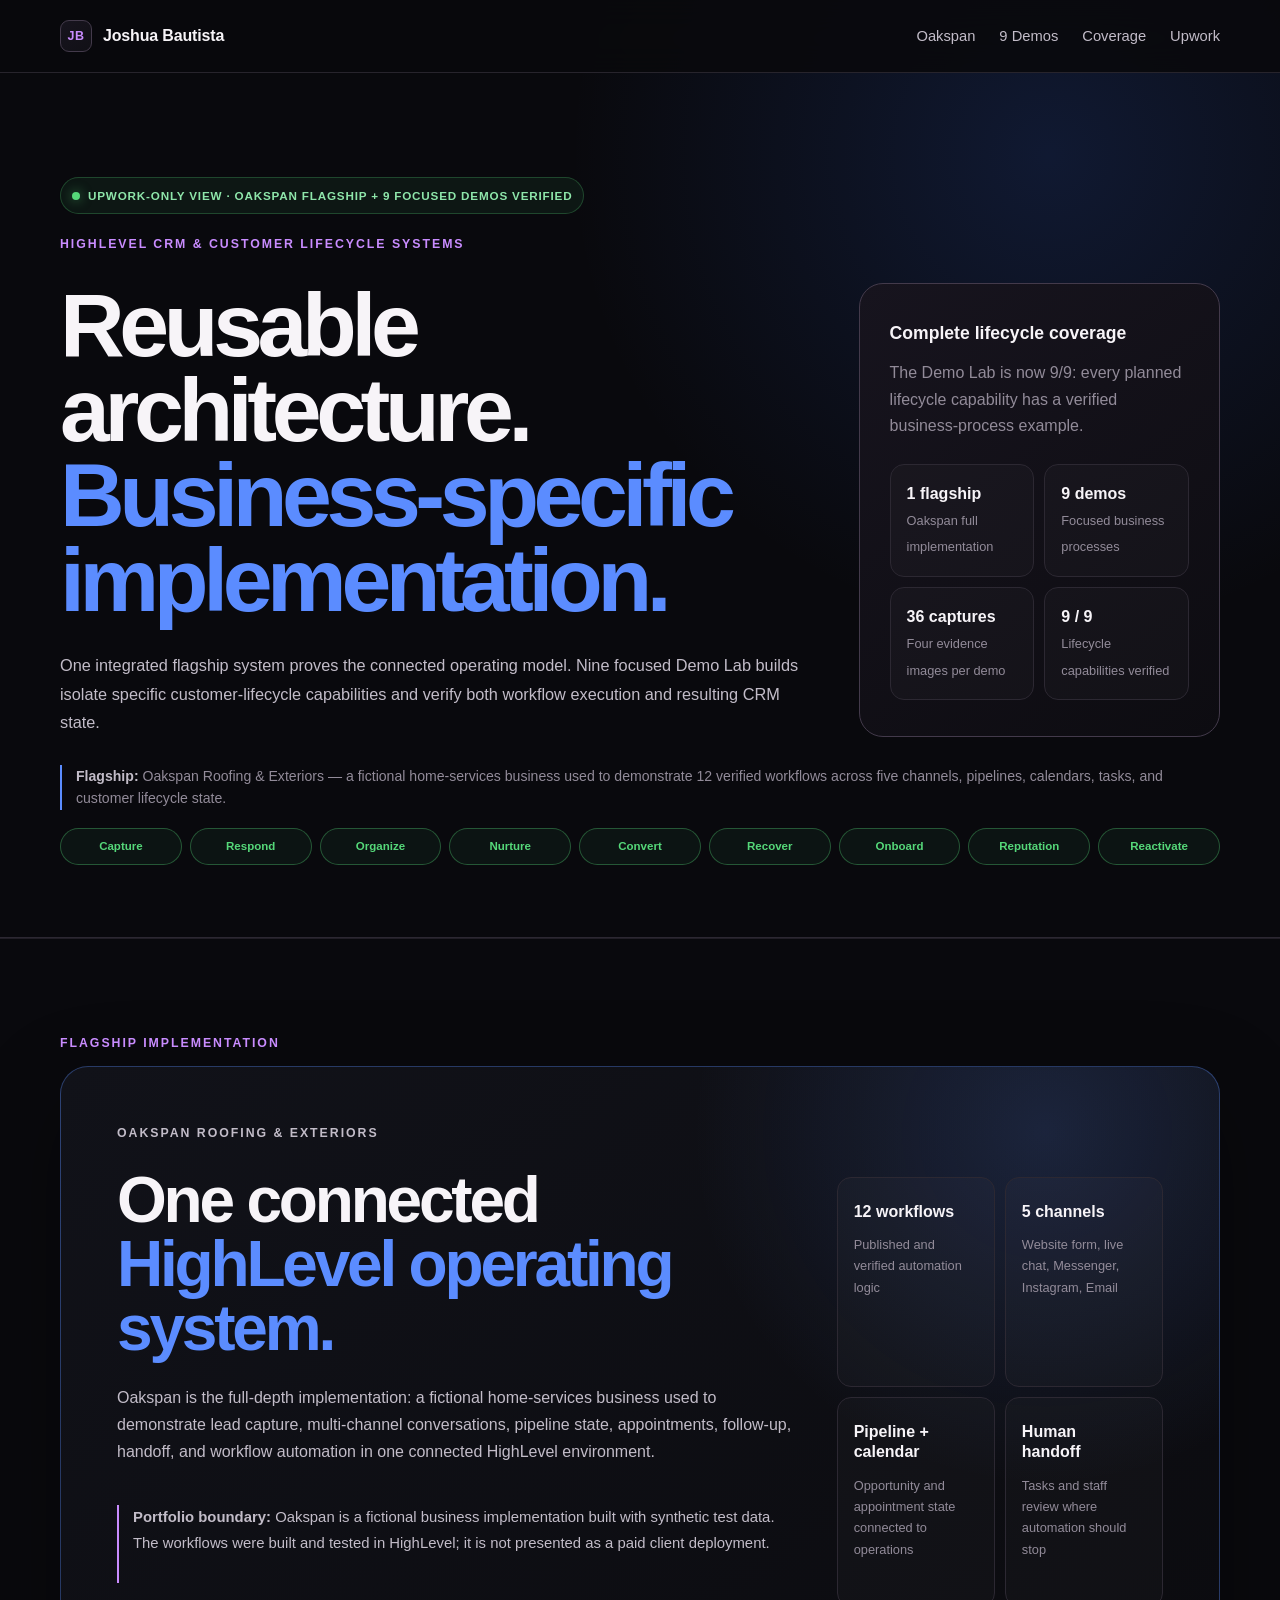
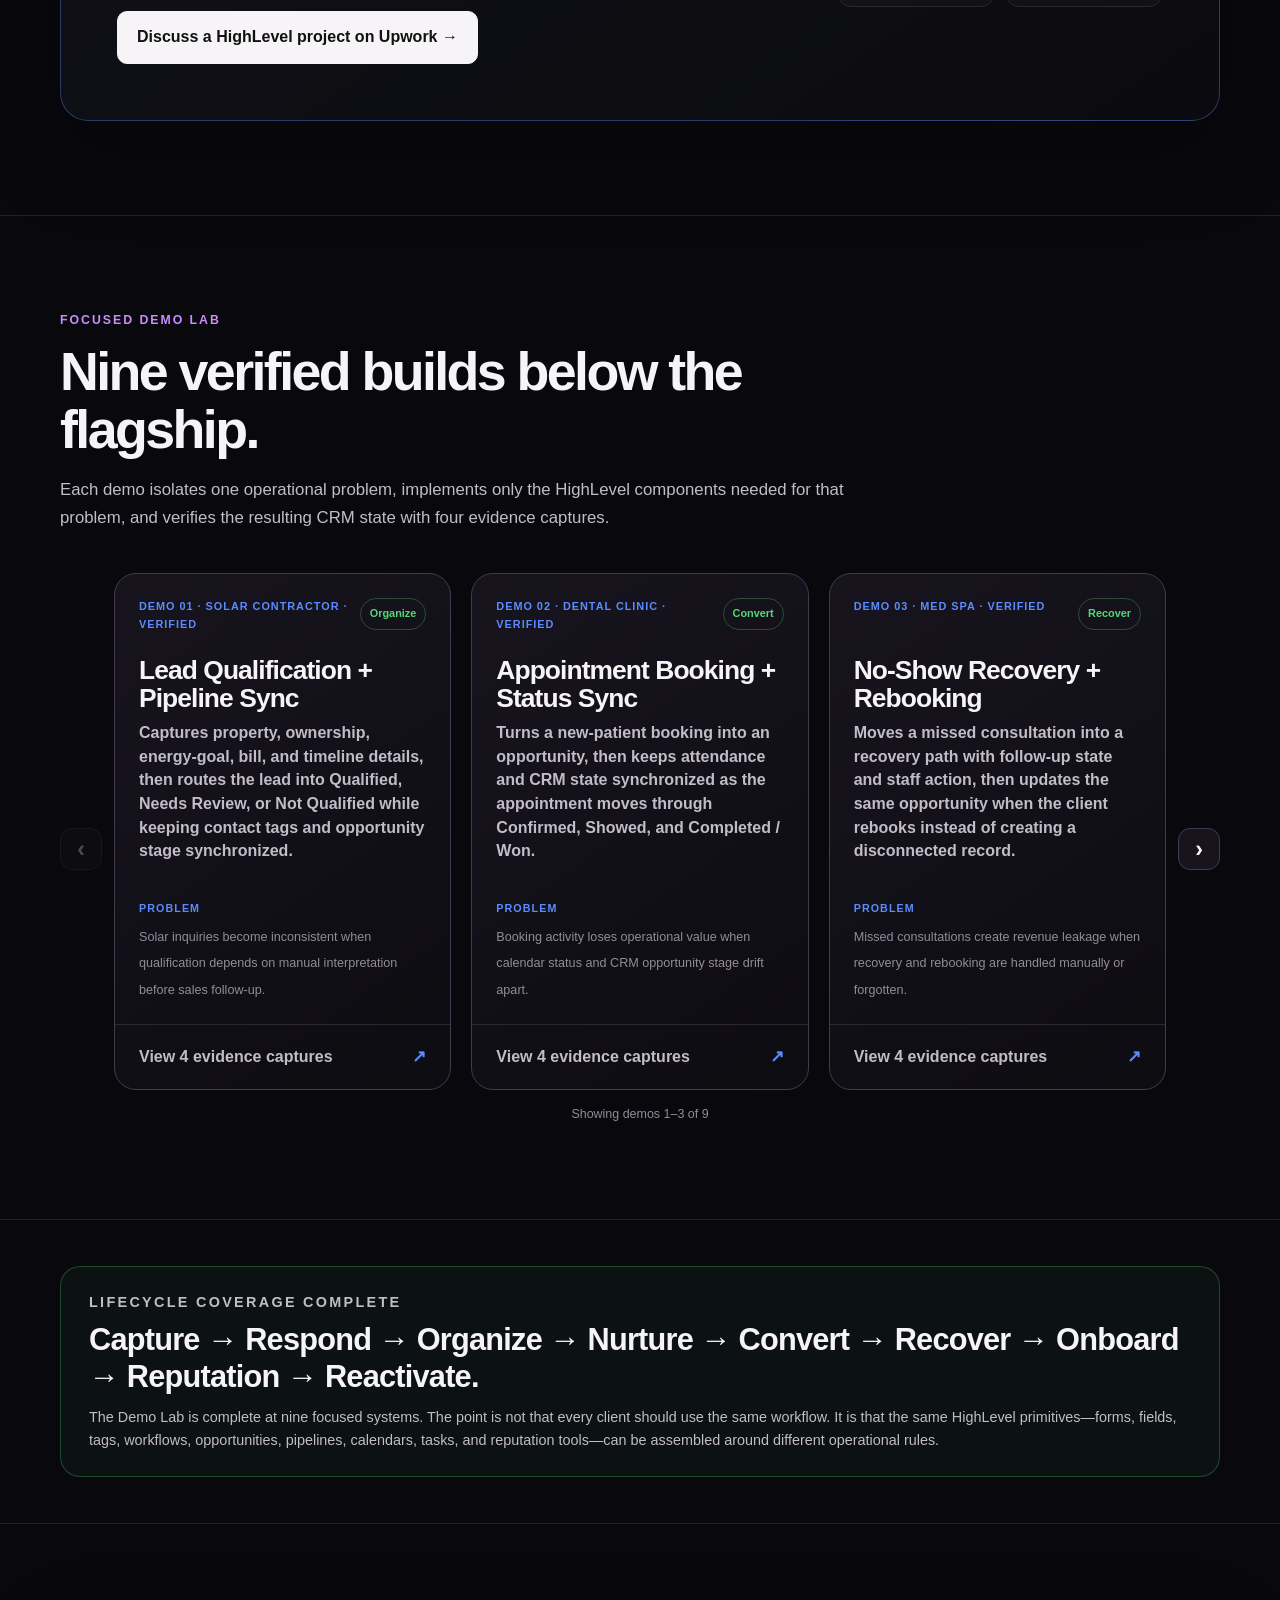
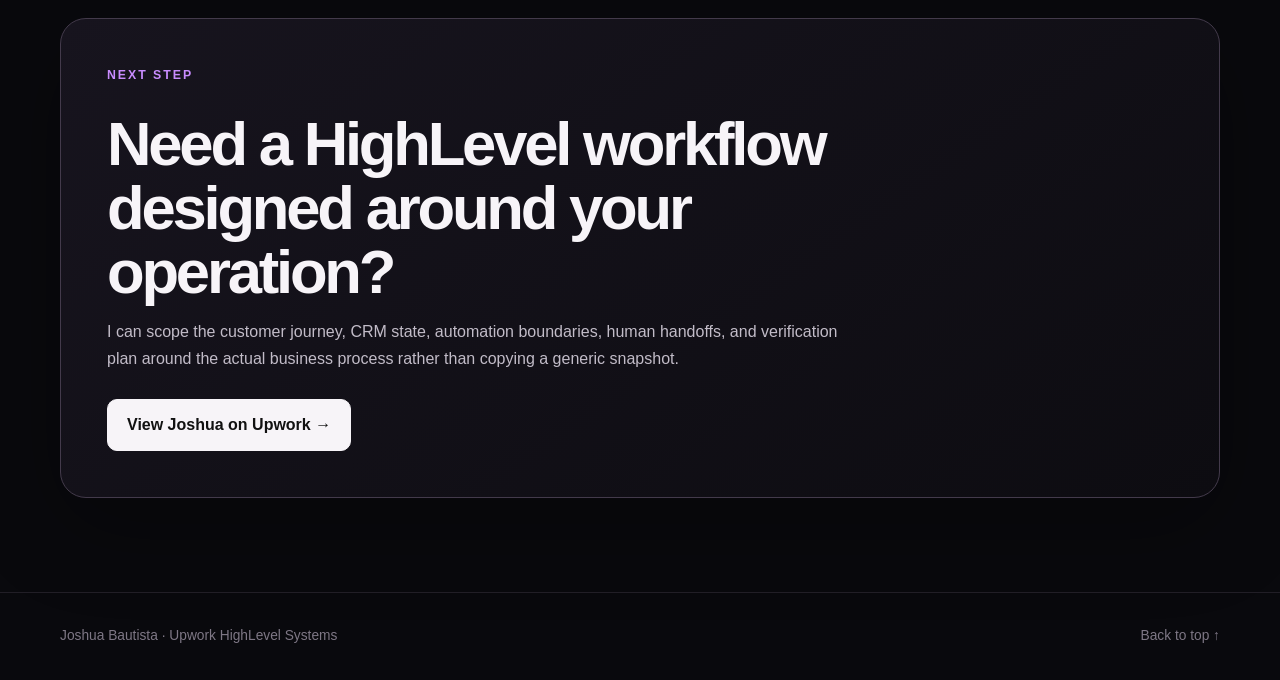
<file: upwork/highlevel/index.html>
<!DOCTYPE html><html lang="en"><head><meta charset="UTF-8"><meta name="viewport" content="width=device-width,initial-scale=1.0">
<title>HighLevel Systems | Upwork Portfolio | Joshua Bautista</title><meta name="description" content="Upwork-focused HighLevel systems portfolio by Joshua Bautista: Oakspan flagship plus nine verified CRM and customer-lifecycle demos."><meta name="theme-color" content="#09090d"><link rel="canonical" href="https://jdbautista-automations.github.io/upwork/highlevel/"><link rel="stylesheet" href="../../assets/styles.css"><link rel="stylesheet" href="../../assets/highlevel-portfolio.css"></head>
<body class="hl-page"><a class="skip-link" href="#main">Skip to content</a><nav class="site-nav"><div class="container nav-inner"><a class="brand" href="../"><span class="brand-mark">JB</span><span>Joshua Bautista</span></a><div class="nav-links"><a href="#oakspan">Oakspan</a><a href="#demos">9 Demos</a><a class="hide-mobile" href="#coverage">Coverage</a><a href="#contact">Upwork</a></div></div></nav>
<main id="main"><header class="hl-hero" id="top"><div class="container"><div class="status"><span class="status-dot"></span>Upwork-only view · Oakspan flagship + 9 focused demos verified</div><p class="eyebrow">HighLevel CRM & Customer Lifecycle Systems</p><div class="hero-grid"><div class="hero-copy-block"><h1>Reusable architecture. <span>Business-specific implementation.</span></h1><p class="hero-copy">One integrated flagship system proves the connected operating model. Nine focused Demo Lab builds isolate specific customer-lifecycle capabilities and verify both workflow execution and resulting CRM state.</p></div><aside class="hero-side"><strong>Complete lifecycle coverage</strong><p>The Demo Lab is now 9/9: every planned lifecycle capability has a verified business-process example.</p><div class="stats"><div class="stat"><b>1 flagship</b><span>Oakspan full implementation</span></div><div class="stat"><b>9 demos</b><span>Focused business processes</span></div><div class="stat"><b>36 captures</b><span>Four evidence images per demo</span></div><div class="stat"><b>9 / 9</b><span>Lifecycle capabilities verified</span></div></div></aside></div><p class="hero-flagship"><strong>Flagship:</strong> Oakspan Roofing & Exteriors — a fictional home-services business used to demonstrate 12 verified workflows across five channels, pipelines, calendars, tasks, and customer lifecycle state.</p><div class="lifecycle" id="coverage"><span class="life">Capture</span><span class="life">Respond</span><span class="life">Organize</span><span class="life">Nurture</span><span class="life">Convert</span><span class="life">Recover</span><span class="life">Onboard</span><span class="life">Reputation</span><span class="life">Reactivate</span></div></div></header>
<section class="section" id="oakspan"><div class="container"><p class="section-label">Flagship Implementation</p><div class="flagship"><div class="flagship-copy"><p class="eyebrow">Oakspan Roofing & Exteriors</p><h2>One connected <span>HighLevel operating system.</span></h2><p>Oakspan is the full-depth implementation: a fictional home-services business used to demonstrate lead capture, multi-channel conversations, pipeline state, appointments, follow-up, handoff, and workflow automation in one connected HighLevel environment.</p><p class="project-origin"><strong>Portfolio boundary:</strong> Oakspan is a fictional business implementation built with synthetic test data. The workflows were built and tested in HighLevel; it is not presented as a paid client deployment.</p><div class="button-row"><a class="button button-primary" href="https://www.upwork.com/freelancers/~01811f71e224a9a5d6?mp_source=share" target="_blank" rel="noopener noreferrer">Discuss a HighLevel project on Upwork →</a></div></div><div class="flagship-proof-column"><div class="flag-grid"><div class="flag-proof"><strong>12 workflows</strong><span>Published and verified automation logic</span></div><div class="flag-proof"><strong>5 channels</strong><span>Website form, live chat, Messenger, Instagram, Email</span></div><div class="flag-proof"><strong>Pipeline + calendar</strong><span>Opportunity and appointment state connected to operations</span></div><div class="flag-proof"><strong>Human<br>handoff</strong><span>Tasks and staff review where automation should stop</span></div></div></div></div></div></section>
<section class="section" id="demos"><div class="container"><p class="section-label">Focused Demo Lab</p><h2 class="section-title">Nine verified builds below the flagship.</h2><p class="section-intro">Each demo isolates one operational problem, implements only the HighLevel components needed for that problem, and verifies the resulting CRM state with four evidence captures.</p><div class="demo-grid" id="demoGrid"></div></div></section>
<section class="section coverage-section"><div class="container"><div class="complete"><p class="section-label">Lifecycle Coverage Complete</p><h2>Capture → Respond → Organize → Nurture → Convert → Recover → Onboard → Reputation → Reactivate.</h2><p>The Demo Lab is complete at nine focused systems. The point is not that every client should use the same workflow. It is that the same HighLevel primitives—forms, fields, tags, workflows, opportunities, pipelines, calendars, tasks, and reputation tools—can be assembled around different operational rules.</p></div></div></section>
<section class="section" id="contact"><div class="container"><div class="contact-panel"><p class="section-label">Next Step</p><h2>Need a HighLevel workflow designed around your operation?</h2><p>I can scope the customer journey, CRM state, automation boundaries, human handoffs, and verification plan around the actual business process rather than copying a generic snapshot.</p><div class="contact-links"><a class="button button-primary" href="https://www.upwork.com/freelancers/~01811f71e224a9a5d6?mp_source=share" target="_blank" rel="noopener noreferrer">View Joshua on Upwork →</a></div></div></div></section></main>
<footer class="site-footer"><div class="container footer-inner"><span>Joshua Bautista · Upwork HighLevel Systems</span><a href="#top">Back to top ↑</a></div></footer><script src="../../assets/highlevel-demos.js"></script><script>renderHighLevelDemos('demoGrid','../../projects/highlevel/assets/');</script></body></html>
</file>
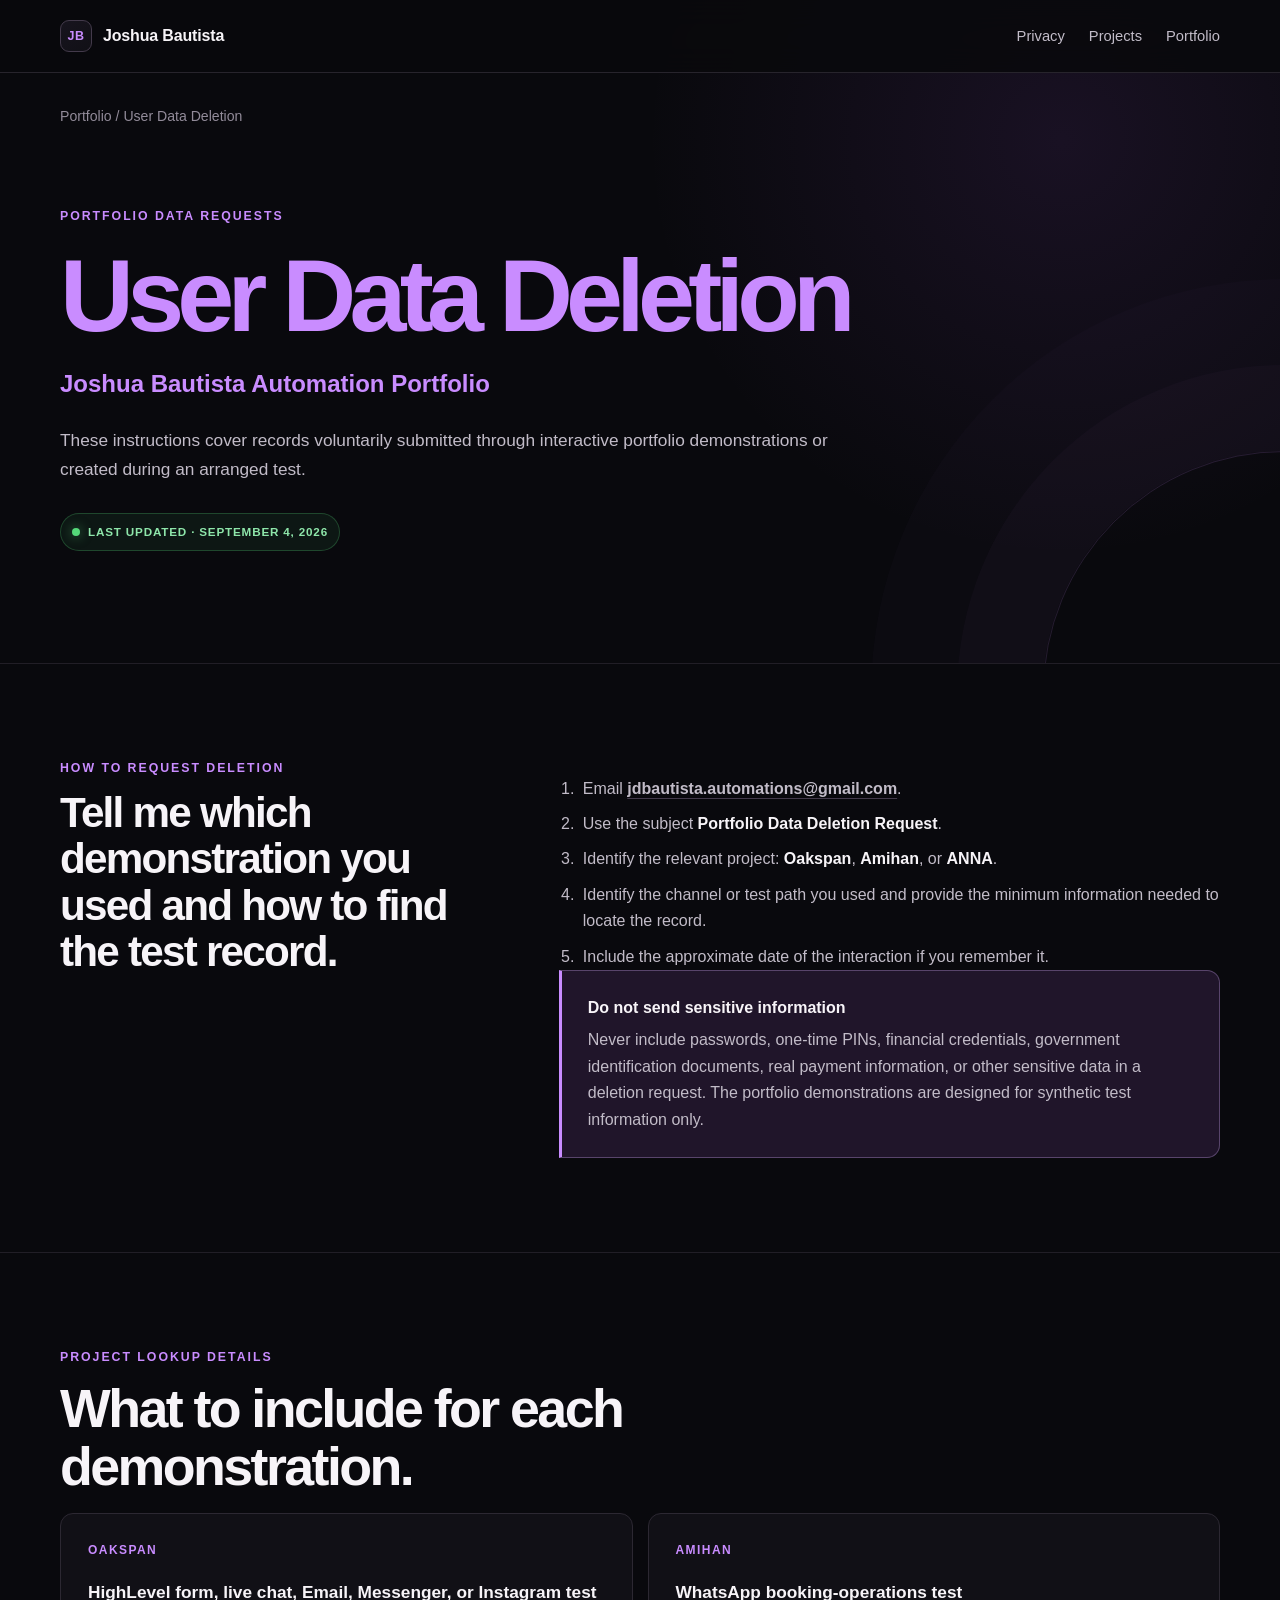
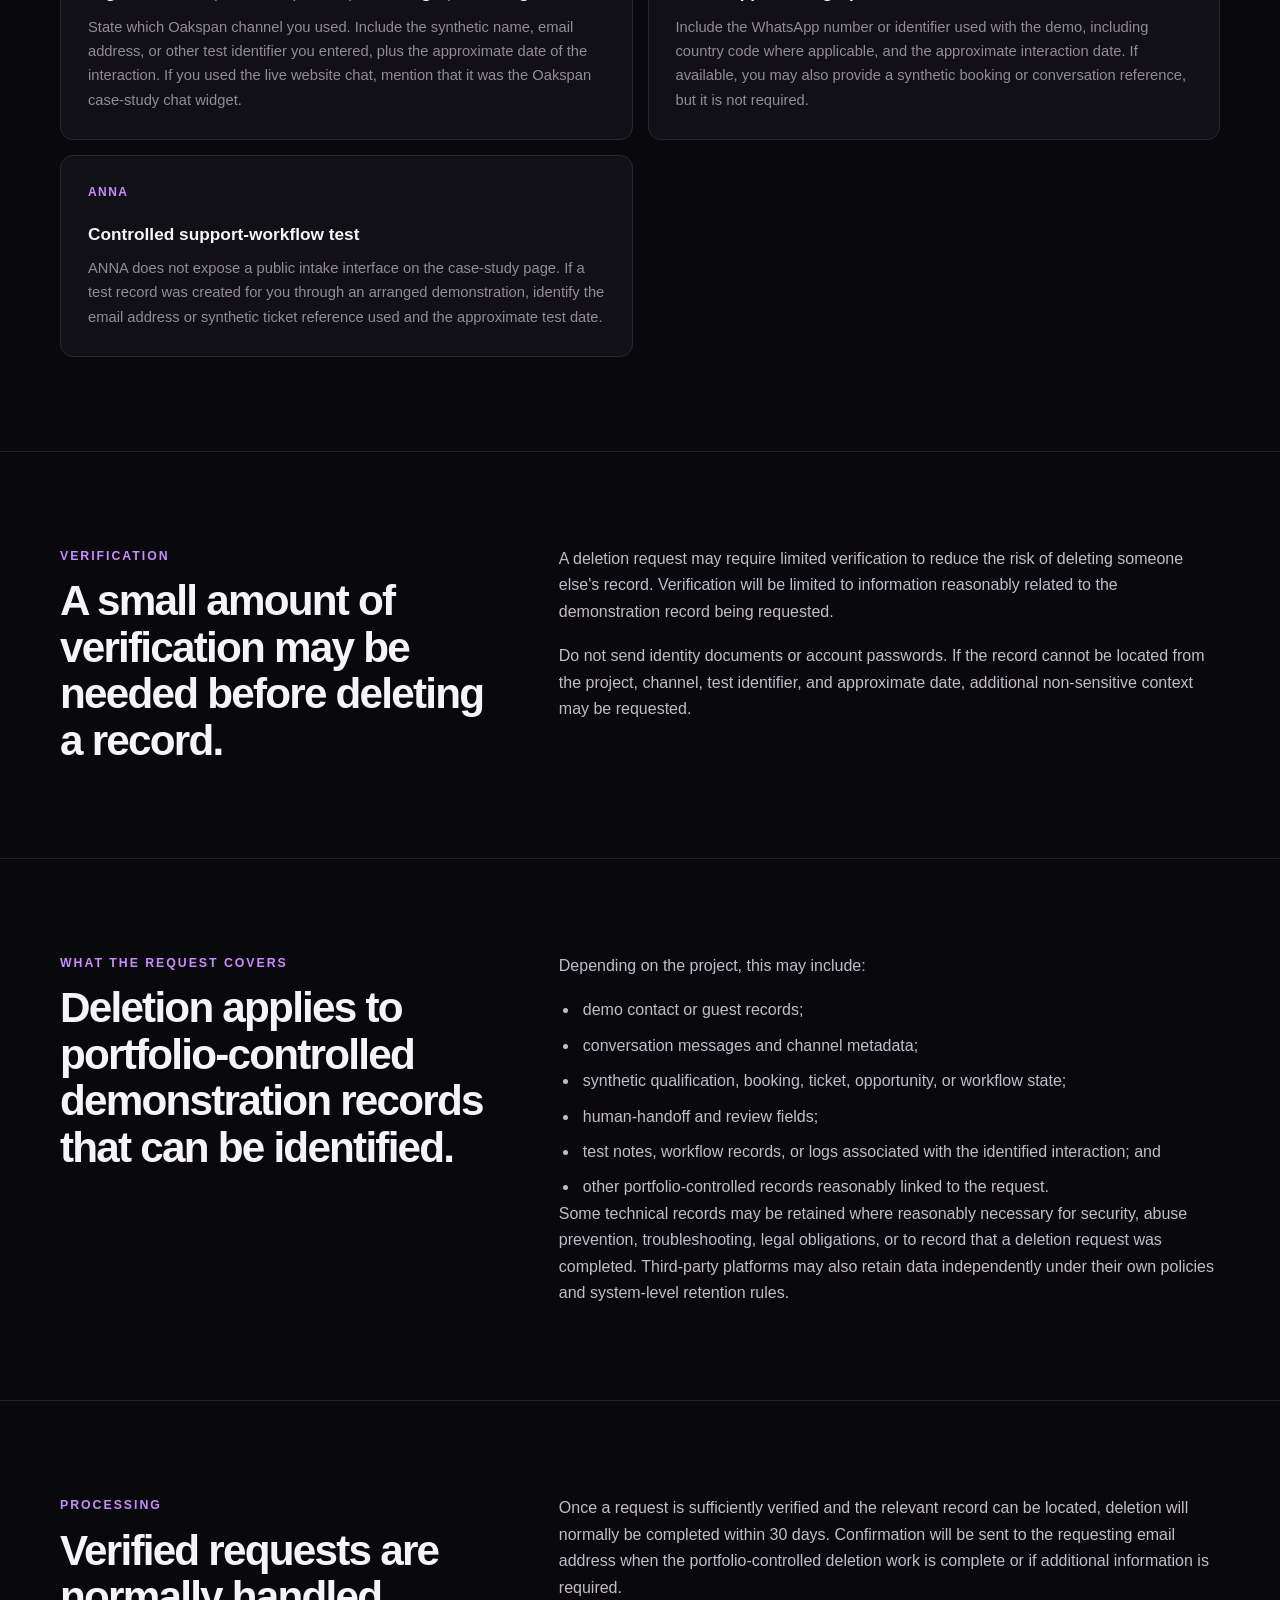
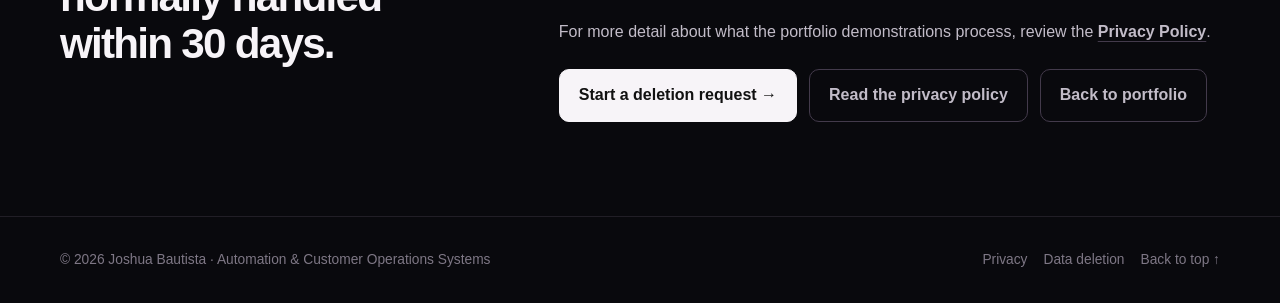
<file: data-deletion.html>
<!DOCTYPE html>
<html lang="en">
<head>
    <meta charset="UTF-8">
    <meta name="viewport" content="width=device-width, initial-scale=1.0">

    <title>User Data Deletion | Joshua Bautista Automation Portfolio</title>
    <meta
        name="description"
        content="User data deletion instructions for interactive demonstrations in the Joshua Bautista automation portfolio, including Oakspan and Amihan."
    >
    <meta name="theme-color" content="#09090d">
    <link rel="canonical" href="https://jdbautista-automations.github.io/data-deletion.html">

    <link rel="stylesheet" href="assets/styles.css">
</head>
<body>
    <a class="skip-link" href="#main-content">Skip to content</a>

    <nav class="site-nav" aria-label="Primary navigation">
        <div class="container nav-inner">
            <a class="brand" href="./" aria-label="Joshua Bautista portfolio">
                <span class="brand-mark" aria-hidden="true">JB</span>
                <span>Joshua Bautista</span>
            </a>

            <div class="nav-links">
                <a href="privacy-policy.html">Privacy</a>
                <a href="./#projects">Projects</a>
                <a href="./">Portfolio</a>
            </div>
        </div>
    </nav>

    <main id="main-content">
        <div class="container breadcrumb">
            <a href="./">Portfolio</a> / User Data Deletion
        </div>

        <header class="page-hero" id="top">
            <div class="container">
                <p class="eyebrow">Portfolio Data Requests</p>
                <h1><span>User Data Deletion</span></h1>
                <p class="page-subtitle">Joshua Bautista Automation Portfolio</p>
                <p class="page-summary">
                    These instructions cover records voluntarily submitted through interactive
                    portfolio demonstrations or created during an arranged test.
                </p>
                <div class="status">
                    <span class="status-dot" aria-hidden="true"></span>
                    Last updated · September 4, 2026
                </div>
            </div>
        </header>

        <section class="section" aria-labelledby="request-title">
            <div class="container split">
                <div class="sticky-heading">
                    <p class="section-label">How to Request Deletion</p>
                    <h2 id="request-title">Tell me which demonstration you used and how to find the test record.</h2>
                </div>

                <div class="prose">
                    <ol>
                        <li>
                            Email
                            <a class="text-link" href="mailto:jdbautista.automations@gmail.com">jdbautista.automations@gmail.com</a>.
                        </li>
                        <li>Use the subject <strong>Portfolio Data Deletion Request</strong>.</li>
                        <li>Identify the relevant project: <strong>Oakspan</strong>, <strong>Amihan</strong>, or <strong>ANNA</strong>.</li>
                        <li>Identify the channel or test path you used and provide the minimum information needed to locate the record.</li>
                        <li>Include the approximate date of the interaction if you remember it.</li>
                    </ol>

                    <div class="callout">
                        <strong>Do not send sensitive information</strong>
                        Never include passwords, one-time PINs, financial credentials, government
                        identification documents, real payment information, or other sensitive data
                        in a deletion request. The portfolio demonstrations are designed for
                        synthetic test information only.
                    </div>
                </div>
            </div>
        </section>

        <section class="section" aria-labelledby="lookup-title">
            <div class="container">
                <p class="section-label">Project Lookup Details</p>
                <h2 class="section-title" id="lookup-title">What to include for each demonstration.</h2>

                <div class="card-grid">
                    <article class="detail-card">
                        <span class="card-index">OAKSPAN</span>
                        <h3>HighLevel form, live chat, Email, Messenger, or Instagram test</h3>
                        <p>
                            State which Oakspan channel you used. Include the synthetic name, email
                            address, or other test identifier you entered, plus the approximate date
                            of the interaction. If you used the live website chat, mention that it
                            was the Oakspan case-study chat widget.
                        </p>
                    </article>

                    <article class="detail-card">
                        <span class="card-index">AMIHAN</span>
                        <h3>WhatsApp booking-operations test</h3>
                        <p>
                            Include the WhatsApp number or identifier used with the demo, including
                            country code where applicable, and the approximate interaction date. If
                            available, you may also provide a synthetic booking or conversation
                            reference, but it is not required.
                        </p>
                    </article>

                    <article class="detail-card">
                        <span class="card-index">ANNA</span>
                        <h3>Controlled support-workflow test</h3>
                        <p>
                            ANNA does not expose a public intake interface on the case-study page.
                            If a test record was created for you through an arranged demonstration,
                            identify the email address or synthetic ticket reference used and the
                            approximate test date.
                        </p>
                    </article>
                </div>
            </div>
        </section>

        <section class="section" aria-labelledby="verification-title">
            <div class="container split">
                <div class="sticky-heading">
                    <p class="section-label">Verification</p>
                    <h2 id="verification-title">A small amount of verification may be needed before deleting a record.</h2>
                </div>

                <div class="prose">
                    <p>
                        A deletion request may require limited verification to reduce the risk of
                        deleting someone else's record. Verification will be limited to information
                        reasonably related to the demonstration record being requested.
                    </p>
                    <p>
                        Do not send identity documents or account passwords. If the record cannot be
                        located from the project, channel, test identifier, and approximate date,
                        additional non-sensitive context may be requested.
                    </p>
                </div>
            </div>
        </section>

        <section class="section" aria-labelledby="coverage-title">
            <div class="container split">
                <div class="sticky-heading">
                    <p class="section-label">What the Request Covers</p>
                    <h2 id="coverage-title">Deletion applies to portfolio-controlled demonstration records that can be identified.</h2>
                </div>

                <div class="prose">
                    <p>Depending on the project, this may include:</p>
                    <ul>
                        <li>demo contact or guest records;</li>
                        <li>conversation messages and channel metadata;</li>
                        <li>synthetic qualification, booking, ticket, opportunity, or workflow state;</li>
                        <li>human-handoff and review fields;</li>
                        <li>test notes, workflow records, or logs associated with the identified interaction; and</li>
                        <li>other portfolio-controlled records reasonably linked to the request.</li>
                    </ul>
                    <p>
                        Some technical records may be retained where reasonably necessary for
                        security, abuse prevention, troubleshooting, legal obligations, or to record
                        that a deletion request was completed. Third-party platforms may also retain
                        data independently under their own policies and system-level retention rules.
                    </p>
                </div>
            </div>
        </section>

        <section class="section" aria-labelledby="timing-title">
            <div class="container split">
                <div class="sticky-heading">
                    <p class="section-label">Processing</p>
                    <h2 id="timing-title">Verified requests are normally handled within 30 days.</h2>
                </div>

                <div class="prose">
                    <p>
                        Once a request is sufficiently verified and the relevant record can be
                        located, deletion will normally be completed within 30 days. Confirmation
                        will be sent to the requesting email address when the portfolio-controlled
                        deletion work is complete or if additional information is required.
                    </p>
                    <p>
                        For more detail about what the portfolio demonstrations process, review the
                        <a class="text-link" href="privacy-policy.html">Privacy Policy</a>.
                    </p>

                    <div class="button-row mt-24">
                        <a class="button button-primary" href="mailto:jdbautista.automations@gmail.com?subject=Portfolio%20Data%20Deletion%20Request">Start a deletion request →</a>
                        <a class="button button-secondary" href="privacy-policy.html">Read the privacy policy</a>
                        <a class="button button-secondary" href="./">Back to portfolio</a>
                    </div>
                </div>
            </div>
        </section>
    </main>

    <footer class="site-footer">
        <div class="container footer-inner">
            <span>© 2026 Joshua Bautista · Automation &amp; Customer Operations Systems</span>
            <div class="footer-links">
                <a href="privacy-policy.html">Privacy</a>
                <a href="data-deletion.html">Data deletion</a>
                <a href="#top">Back to top ↑</a>
            </div>
        </div>
    </footer>
</body>
</html>
</file>
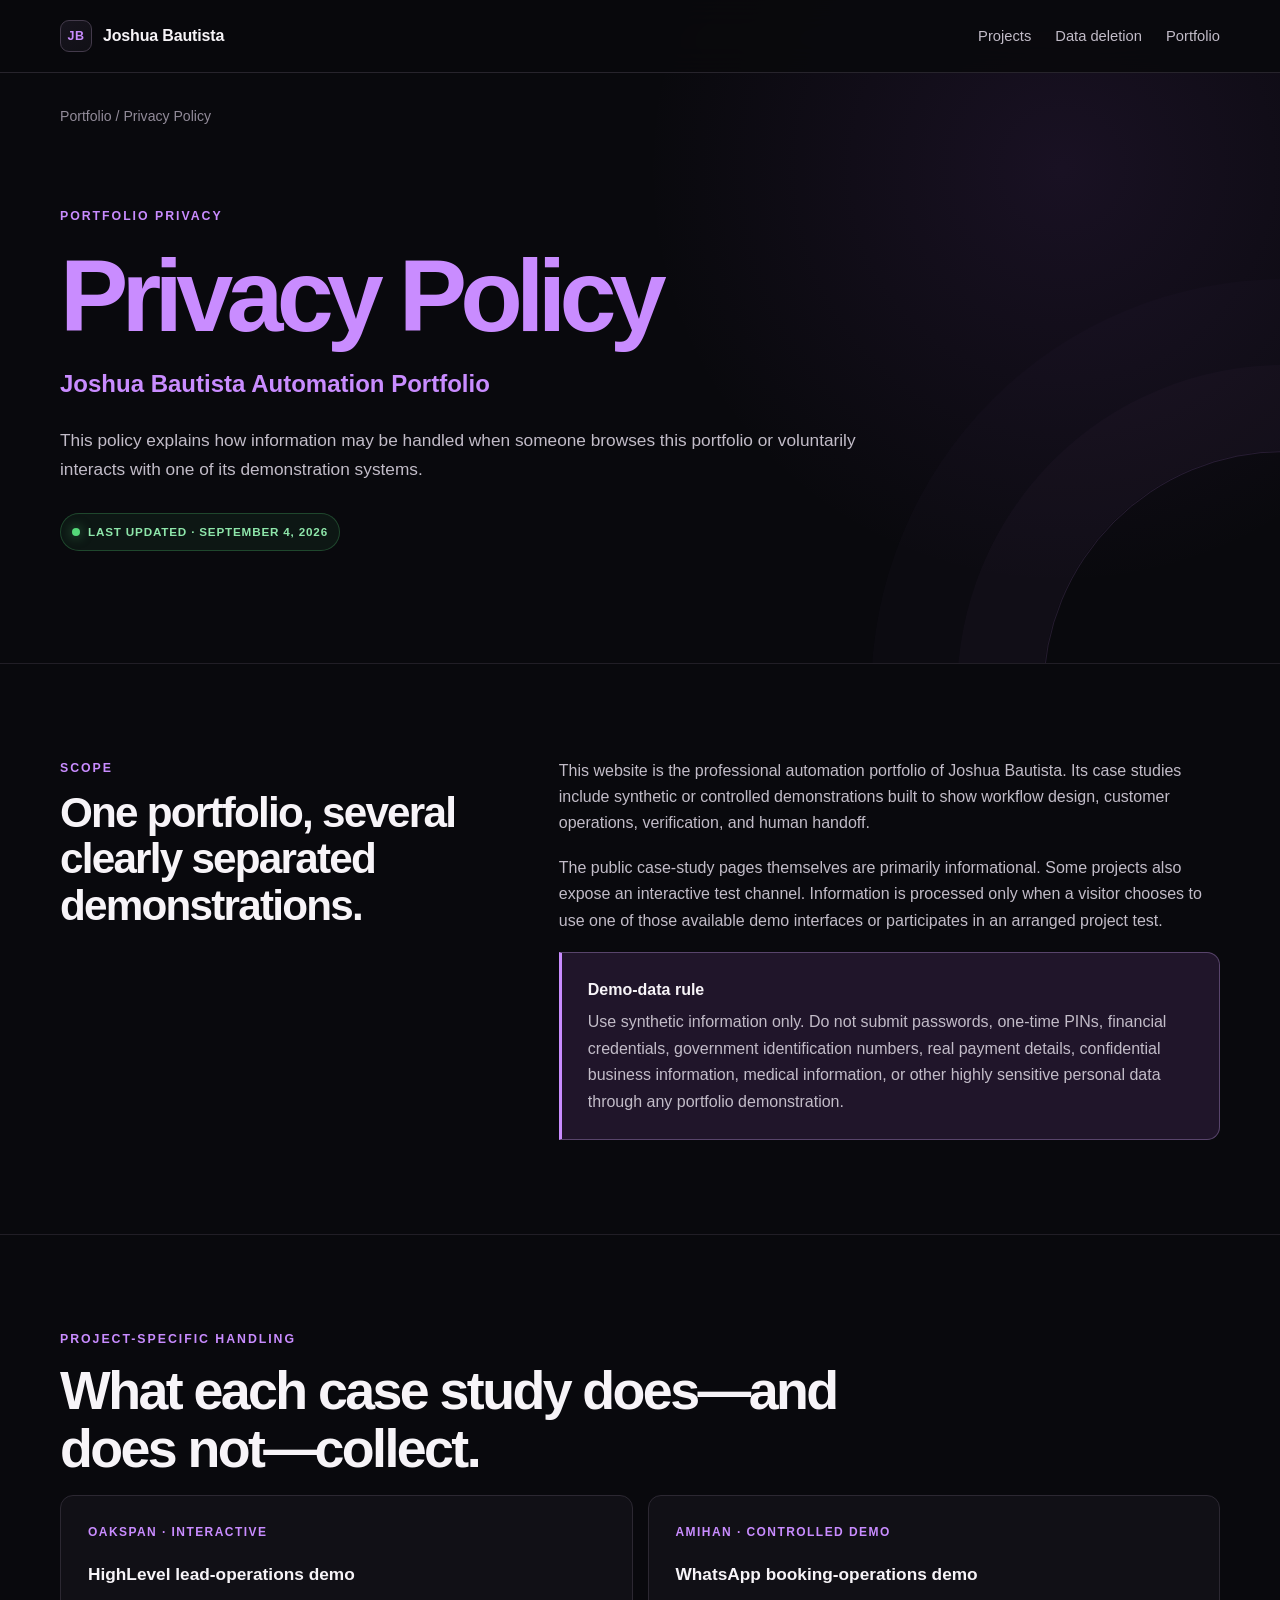
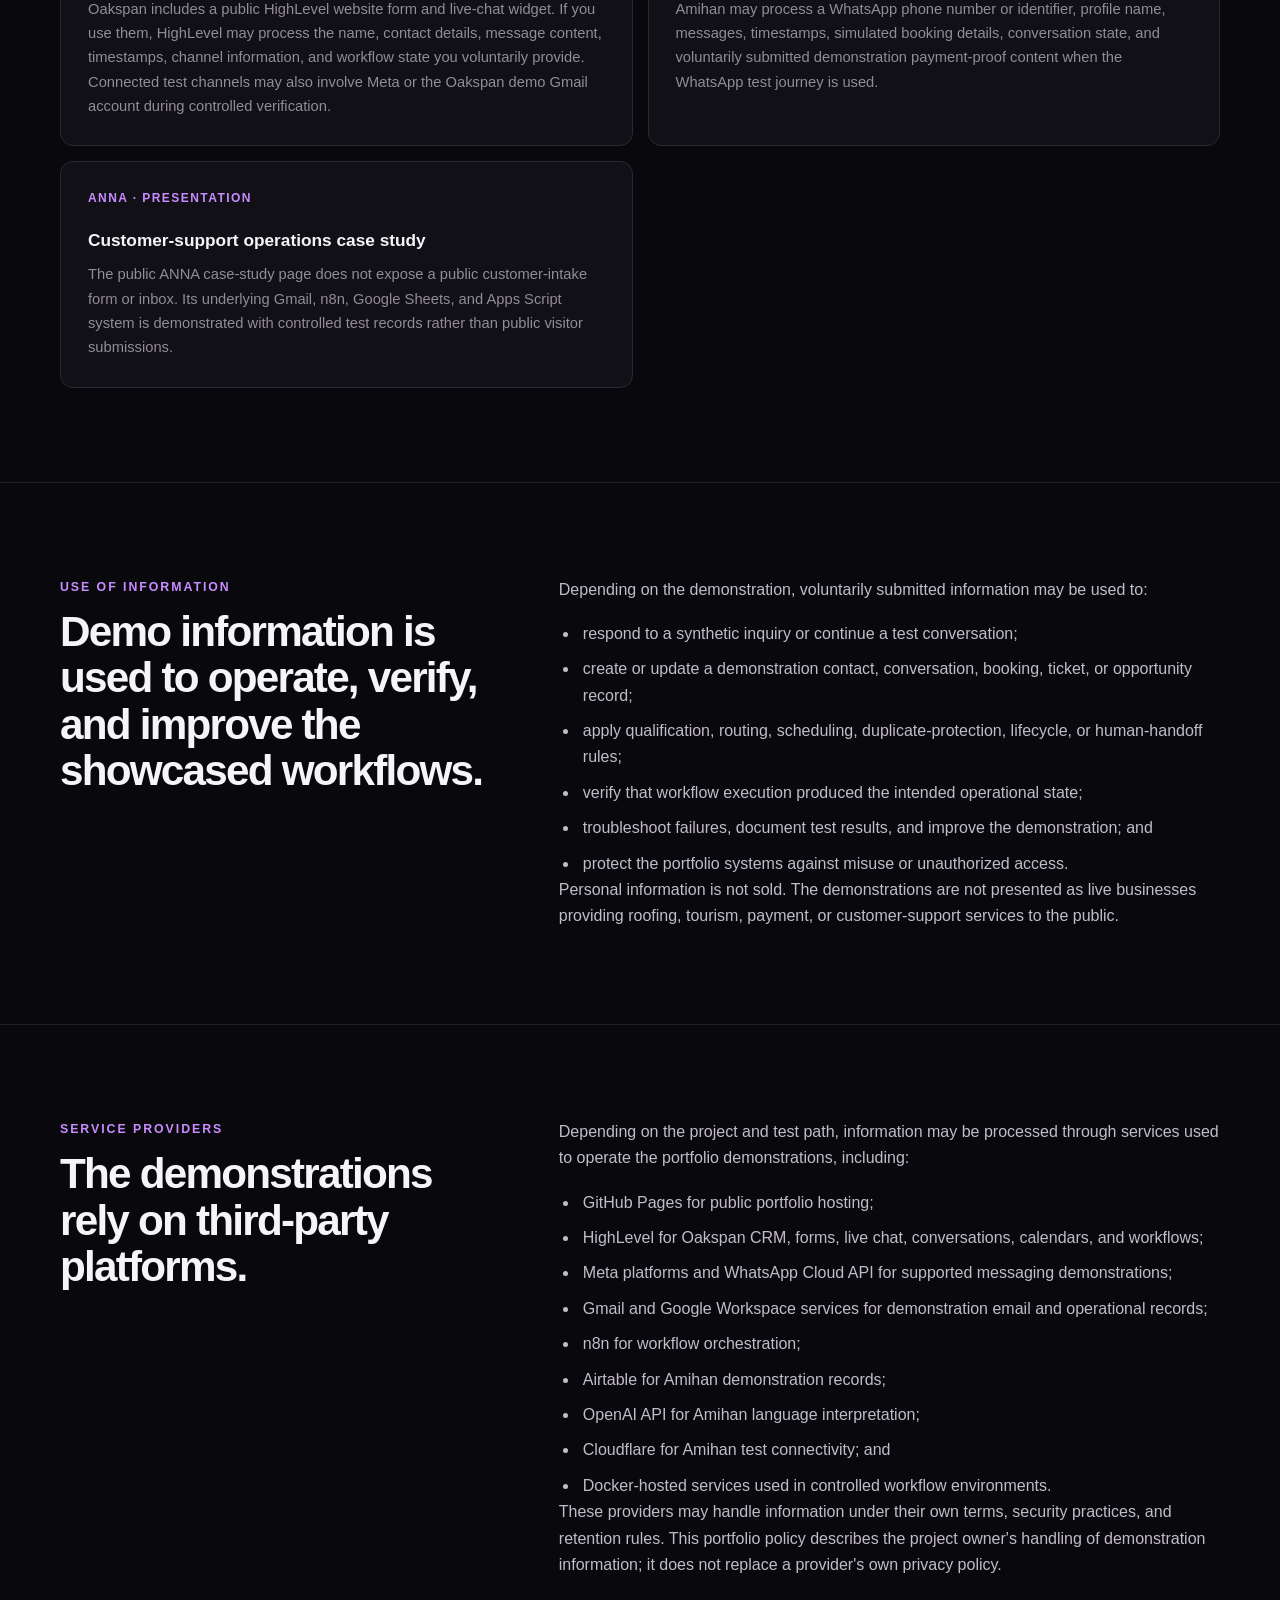
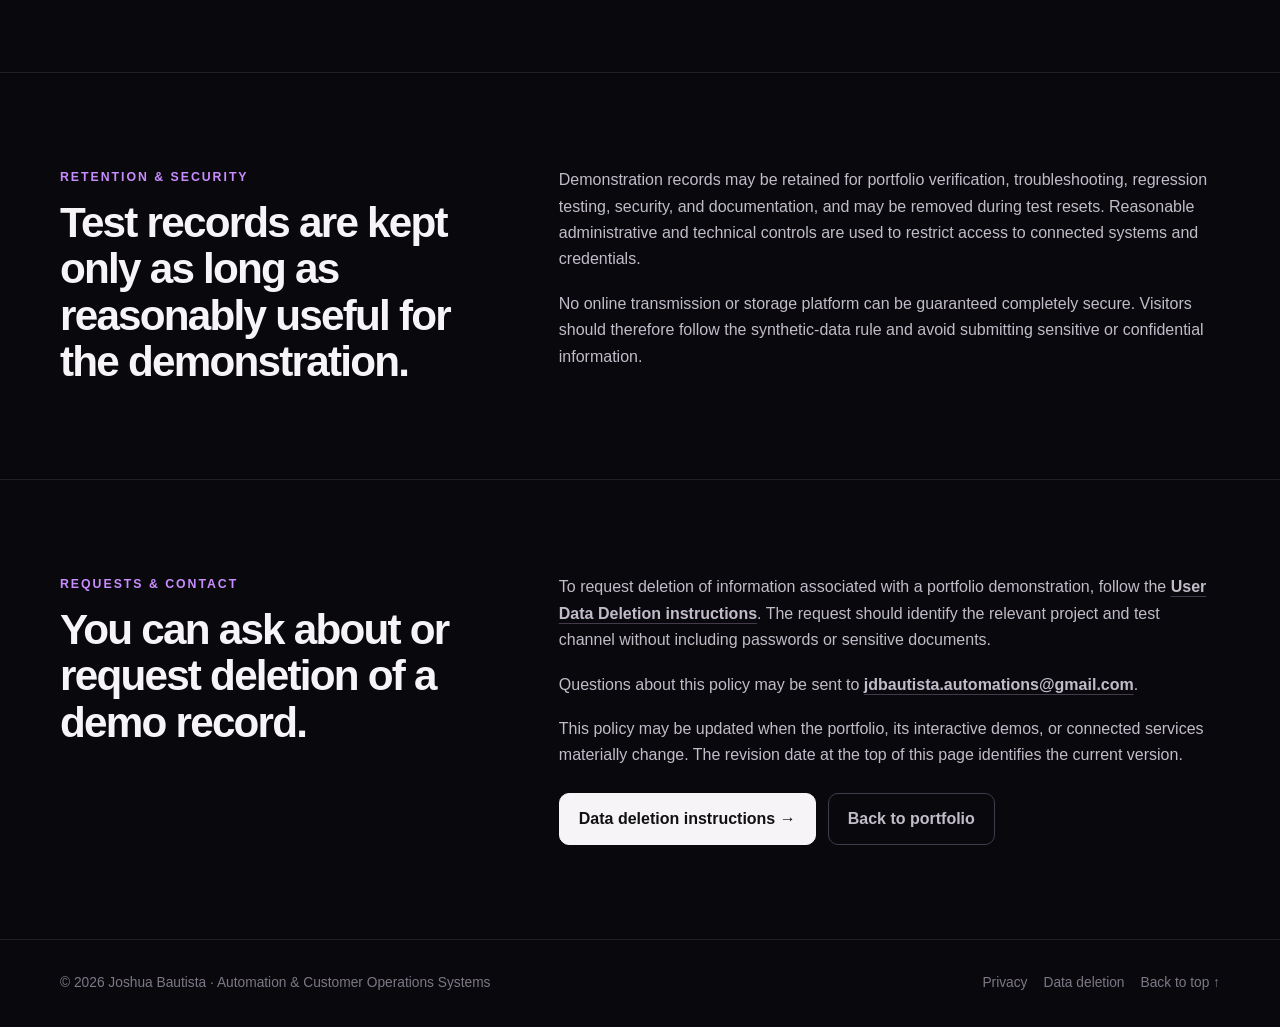
<file: privacy-policy.html>
<!DOCTYPE html>
<html lang="en">
<head>
    <meta charset="UTF-8">
    <meta name="viewport" content="width=device-width, initial-scale=1.0">

    <title>Privacy Policy | Joshua Bautista Automation Portfolio</title>
    <meta
        name="description"
        content="Privacy information for the Joshua Bautista automation portfolio and its interactive demonstration projects, including Oakspan, Amihan, and ANNA."
    >
    <meta name="theme-color" content="#09090d">
    <link rel="canonical" href="https://jdbautista-automations.github.io/privacy-policy.html">

    <link rel="stylesheet" href="assets/styles.css">
</head>
<body>
    <a class="skip-link" href="#main-content">Skip to content</a>

    <nav class="site-nav" aria-label="Primary navigation">
        <div class="container nav-inner">
            <a class="brand" href="./" aria-label="Joshua Bautista portfolio">
                <span class="brand-mark" aria-hidden="true">JB</span>
                <span>Joshua Bautista</span>
            </a>

            <div class="nav-links">
                <a href="./#projects">Projects</a>
                <a href="data-deletion.html">Data deletion</a>
                <a href="./">Portfolio</a>
            </div>
        </div>
    </nav>

    <main id="main-content">
        <div class="container breadcrumb">
            <a href="./">Portfolio</a> / Privacy Policy
        </div>

        <header class="page-hero" id="top">
            <div class="container">
                <p class="eyebrow">Portfolio Privacy</p>
                <h1><span>Privacy Policy</span></h1>
                <p class="page-subtitle">Joshua Bautista Automation Portfolio</p>
                <p class="page-summary">
                    This policy explains how information may be handled when someone browses this
                    portfolio or voluntarily interacts with one of its demonstration systems.
                </p>
                <div class="status">
                    <span class="status-dot" aria-hidden="true"></span>
                    Last updated · September 4, 2026
                </div>
            </div>
        </header>

        <section class="section" aria-labelledby="scope-title">
            <div class="container split">
                <div class="sticky-heading">
                    <p class="section-label">Scope</p>
                    <h2 id="scope-title">One portfolio, several clearly separated demonstrations.</h2>
                </div>

                <div class="prose">
                    <p>
                        This website is the professional automation portfolio of Joshua Bautista.
                        Its case studies include synthetic or controlled demonstrations built to
                        show workflow design, customer operations, verification, and human handoff.
                    </p>
                    <p>
                        The public case-study pages themselves are primarily informational. Some
                        projects also expose an interactive test channel. Information is processed
                        only when a visitor chooses to use one of those available demo interfaces
                        or participates in an arranged project test.
                    </p>

                    <div class="callout">
                        <strong>Demo-data rule</strong>
                        Use synthetic information only. Do not submit passwords, one-time PINs,
                        financial credentials, government identification numbers, real payment
                        details, confidential business information, medical information, or other
                        highly sensitive personal data through any portfolio demonstration.
                    </div>
                </div>
            </div>
        </section>

        <section class="section" aria-labelledby="projects-title">
            <div class="container">
                <p class="section-label">Project-Specific Handling</p>
                <h2 class="section-title" id="projects-title">What each case study does—and does not—collect.</h2>

                <div class="card-grid">
                    <article class="detail-card">
                        <span class="card-index">OAKSPAN · INTERACTIVE</span>
                        <h3>HighLevel lead-operations demo</h3>
                        <p>
                            Oakspan includes a public HighLevel website form and live-chat widget.
                            If you use them, HighLevel may process the name, contact details,
                            message content, timestamps, channel information, and workflow state you
                            voluntarily provide. Connected test channels may also involve Meta or
                            the Oakspan demo Gmail account during controlled verification.
                        </p>
                    </article>

                    <article class="detail-card">
                        <span class="card-index">AMIHAN · CONTROLLED DEMO</span>
                        <h3>WhatsApp booking-operations demo</h3>
                        <p>
                            Amihan may process a WhatsApp phone number or identifier, profile name,
                            messages, timestamps, simulated booking details, conversation state,
                            and voluntarily submitted demonstration payment-proof content when the
                            WhatsApp test journey is used.
                        </p>
                    </article>

                    <article class="detail-card">
                        <span class="card-index">ANNA · PRESENTATION</span>
                        <h3>Customer-support operations case study</h3>
                        <p>
                            The public ANNA case-study page does not expose a public customer-intake
                            form or inbox. Its underlying Gmail, n8n, Google Sheets, and Apps Script
                            system is demonstrated with controlled test records rather than public
                            visitor submissions.
                        </p>
                    </article>
                </div>
            </div>
        </section>

        <section class="section" aria-labelledby="use-title">
            <div class="container split">
                <div class="sticky-heading">
                    <p class="section-label">Use of Information</p>
                    <h2 id="use-title">Demo information is used to operate, verify, and improve the showcased workflows.</h2>
                </div>

                <div class="prose">
                    <p>Depending on the demonstration, voluntarily submitted information may be used to:</p>
                    <ul>
                        <li>respond to a synthetic inquiry or continue a test conversation;</li>
                        <li>create or update a demonstration contact, conversation, booking, ticket, or opportunity record;</li>
                        <li>apply qualification, routing, scheduling, duplicate-protection, lifecycle, or human-handoff rules;</li>
                        <li>verify that workflow execution produced the intended operational state;</li>
                        <li>troubleshoot failures, document test results, and improve the demonstration; and</li>
                        <li>protect the portfolio systems against misuse or unauthorized access.</li>
                    </ul>
                    <p>
                        Personal information is not sold. The demonstrations are not presented as
                        live businesses providing roofing, tourism, payment, or customer-support
                        services to the public.
                    </p>
                </div>
            </div>
        </section>

        <section class="section" aria-labelledby="providers-title">
            <div class="container split">
                <div class="sticky-heading">
                    <p class="section-label">Service Providers</p>
                    <h2 id="providers-title">The demonstrations rely on third-party platforms.</h2>
                </div>

                <div class="prose">
                    <p>
                        Depending on the project and test path, information may be processed through
                        services used to operate the portfolio demonstrations, including:
                    </p>
                    <ul>
                        <li>GitHub Pages for public portfolio hosting;</li>
                        <li>HighLevel for Oakspan CRM, forms, live chat, conversations, calendars, and workflows;</li>
                        <li>Meta platforms and WhatsApp Cloud API for supported messaging demonstrations;</li>
                        <li>Gmail and Google Workspace services for demonstration email and operational records;</li>
                        <li>n8n for workflow orchestration;</li>
                        <li>Airtable for Amihan demonstration records;</li>
                        <li>OpenAI API for Amihan language interpretation;</li>
                        <li>Cloudflare for Amihan test connectivity; and</li>
                        <li>Docker-hosted services used in controlled workflow environments.</li>
                    </ul>
                    <p>
                        These providers may handle information under their own terms, security
                        practices, and retention rules. This portfolio policy describes the project
                        owner's handling of demonstration information; it does not replace a
                        provider's own privacy policy.
                    </p>
                </div>
            </div>
        </section>

        <section class="section" aria-labelledby="retention-title">
            <div class="container split">
                <div class="sticky-heading">
                    <p class="section-label">Retention &amp; Security</p>
                    <h2 id="retention-title">Test records are kept only as long as reasonably useful for the demonstration.</h2>
                </div>

                <div class="prose">
                    <p>
                        Demonstration records may be retained for portfolio verification,
                        troubleshooting, regression testing, security, and documentation, and may be
                        removed during test resets. Reasonable administrative and technical controls
                        are used to restrict access to connected systems and credentials.
                    </p>
                    <p>
                        No online transmission or storage platform can be guaranteed completely
                        secure. Visitors should therefore follow the synthetic-data rule and avoid
                        submitting sensitive or confidential information.
                    </p>
                </div>
            </div>
        </section>

        <section class="section" aria-labelledby="rights-title">
            <div class="container split">
                <div class="sticky-heading">
                    <p class="section-label">Requests &amp; Contact</p>
                    <h2 id="rights-title">You can ask about or request deletion of a demo record.</h2>
                </div>

                <div class="prose">
                    <p>
                        To request deletion of information associated with a portfolio demonstration,
                        follow the <a class="text-link" href="data-deletion.html">User Data Deletion instructions</a>.
                        The request should identify the relevant project and test channel without
                        including passwords or sensitive documents.
                    </p>
                    <p>
                        Questions about this policy may be sent to
                        <a class="text-link" href="mailto:jdbautista.automations@gmail.com">jdbautista.automations@gmail.com</a>.
                    </p>
                    <p>
                        This policy may be updated when the portfolio, its interactive demos, or
                        connected services materially change. The revision date at the top of this
                        page identifies the current version.
                    </p>

                    <div class="button-row mt-24">
                        <a class="button button-primary" href="data-deletion.html">Data deletion instructions →</a>
                        <a class="button button-secondary" href="./">Back to portfolio</a>
                    </div>
                </div>
            </div>
        </section>
    </main>

    <footer class="site-footer">
        <div class="container footer-inner">
            <span>© 2026 Joshua Bautista · Automation &amp; Customer Operations Systems</span>
            <div class="footer-links">
                <a href="privacy-policy.html">Privacy</a>
                <a href="data-deletion.html">Data deletion</a>
                <a href="#top">Back to top ↑</a>
            </div>
        </div>
    </footer>
</body>
</html>
</file>
<file: assets/styles.css>
:root {
    --bg: #09090d;
    --bg-deep: #060609;
    --surface: #111016;
    --surface-raised: #17141e;
    --surface-soft: #131119;
    --text: #f7f4f8;
    --text-soft: #c2bcc8;
    --text-muted: #928b99;
    --border: #2c2832;
    --border-strong: #433a4b;
    --accent: #c98cff;
    --accent-strong: #a75de0;
    --accent-soft: rgba(181, 105, 235, 0.13);
    --success: #8ee6aa;
    --success-strong: #55d879;
    --warning: #ffe79d;
    --info: #77d6ff;
    --project-accent: var(--accent);
    --project-soft: var(--accent-soft);
    --max-width: 1160px;
    --reading-width: 780px;
    --radius-xl: 26px;
    --radius-lg: 18px;
    --radius-md: 13px;
    --shadow: 0 28px 90px rgba(0, 0, 0, 0.3);
}

* {
    box-sizing: border-box;
    margin: 0;
    padding: 0;
}

html {
    scroll-behavior: smooth;
    scroll-padding-top: 92px;
}

body {
    min-width: 320px;
    background:
        radial-gradient(circle at 83% 4%, rgba(142, 75, 196, 0.12), transparent 26rem),
        var(--bg);
    color: var(--text);
    font-family: Inter, ui-sans-serif, -apple-system, BlinkMacSystemFont, "Segoe UI", sans-serif;
    font-size: 16px;
    line-height: 1.65;
    -webkit-font-smoothing: antialiased;
}

body.theme-amihan {
    --project-accent: #77d6ff;
    --project-soft: rgba(74, 188, 255, 0.11);
}

body.theme-anna {
    --project-accent: #c98cff;
    --project-soft: rgba(181, 105, 235, 0.13);
}

a {
    color: inherit;
    text-decoration: none;
}

a:focus-visible,
button:focus-visible {
    border-radius: 7px;
    outline: 3px solid var(--project-accent);
    outline-offset: 4px;
}

strong {
    color: var(--text);
}

.container {
    width: min(var(--max-width), 92%);
    margin-inline: auto;
}

.reading-width {
    max-width: var(--reading-width);
}

.mt-20 {
    margin-top: 20px;
}

.mt-24 {
    margin-top: 24px;
}

.skip-link {
    position: fixed;
    top: 12px;
    left: 12px;
    z-index: 999;
    padding: 10px 14px;
    border-radius: 9px;
    background: var(--text);
    color: #111;
    font-weight: 800;
    transform: translateY(-160%);
    transition: transform 0.2s ease;
}

.skip-link:focus {
    transform: translateY(0);
}

/* Navigation */

.site-nav {
    position: sticky;
    top: 0;
    z-index: 100;
    border-bottom: 1px solid rgba(44, 40, 50, 0.88);
    background: rgba(9, 9, 13, 0.9);
    backdrop-filter: blur(15px);
}

.nav-inner {
    min-height: 72px;
    display: flex;
    align-items: center;
    justify-content: space-between;
    gap: 28px;
}

.brand {
    display: inline-flex;
    align-items: center;
    gap: 11px;
    font-weight: 850;
    letter-spacing: -0.01em;
}

.brand-mark {
    width: 32px;
    height: 32px;
    display: grid;
    place-items: center;
    border: 1px solid var(--border-strong);
    border-radius: 9px;
    background: linear-gradient(145deg, var(--surface-raised), var(--surface));
    color: var(--accent);
    font-size: 0.78rem;
    letter-spacing: 0.04em;
}

.nav-links {
    display: flex;
    align-items: center;
    gap: 24px;
    color: var(--text-soft);
    font-size: 0.92rem;
}

.nav-links a {
    transition: color 0.2s ease;
}

.nav-links a:hover,
.text-link:hover {
    color: var(--project-accent);
}

/* Shared typography and controls */

.eyebrow,
.section-label {
    color: var(--project-accent);
    font-size: 0.77rem;
    font-weight: 850;
    letter-spacing: 0.16em;
    text-transform: uppercase;
}

.eyebrow {
    margin-bottom: 21px;
}

.section-label {
    margin-bottom: 12px;
}

.section-title {
    max-width: 850px;
    margin-bottom: 18px;
    font-size: clamp(2rem, 4.2vw, 3.45rem);
    line-height: 1.08;
    letter-spacing: -0.048em;
}

.section-intro {
    max-width: 790px;
    margin-bottom: 42px;
    color: var(--text-soft);
    font-size: 1.05rem;
}

.button-row {
    display: flex;
    flex-wrap: wrap;
    gap: 12px;
}

.button {
    min-height: 49px;
    display: inline-flex;
    align-items: center;
    justify-content: center;
    gap: 9px;
    padding: 12px 19px;
    border: 1px solid var(--border-strong);
    border-radius: 10px;
    font-weight: 800;
    transition: transform 0.2s ease, border-color 0.2s ease, color 0.2s ease, background 0.2s ease;
}

.button-primary {
    border-color: var(--text);
    background: var(--text);
    color: #111;
}

.button-primary:hover {
    border-color: #fff;
    background: #fff;
    transform: translateY(-2px);
}

.button-secondary:hover {
    border-color: var(--project-accent);
    color: var(--project-accent);
    transform: translateY(-2px);
}

.pill-list {
    display: flex;
    flex-wrap: wrap;
    gap: 8px;
}

.pill {
    padding: 7px 11px;
    border: 1px solid #393241;
    border-radius: 999px;
    background: #111016;
    color: #d0cad5;
    font-size: 0.82rem;
}

.status {
    width: fit-content;
    display: inline-flex;
    align-items: center;
    gap: 8px;
    padding: 8px 11px;
    border: 1px solid rgba(85, 216, 121, 0.25);
    border-radius: 999px;
    background: rgba(85, 216, 121, 0.065);
    color: var(--success);
    font-size: 0.73rem;
    font-weight: 850;
    letter-spacing: 0.07em;
    text-transform: uppercase;
}

.status-dot {
    width: 8px;
    height: 8px;
    flex: 0 0 auto;
    border-radius: 50%;
    background: var(--success-strong);
    box-shadow: 0 0 12px rgba(85, 216, 121, 0.58);
}

.text-link {
    color: var(--text-soft);
    font-weight: 760;
    text-decoration: underline;
    text-decoration-color: var(--border-strong);
    text-underline-offset: 4px;
    transition: color 0.2s ease;
}

/* Homepage */

.home-hero {
    position: relative;
    overflow: hidden;
    padding: 124px 0 108px;
}

.home-hero::after,
.page-hero::after {
    content: "";
    position: absolute;
    right: -245px;
    bottom: -270px;
    width: 480px;
    height: 480px;
    border: 1px solid rgba(201, 140, 255, 0.14);
    border-radius: 50%;
    box-shadow: 0 0 0 86px rgba(201, 140, 255, 0.023), 0 0 0 172px rgba(201, 140, 255, 0.016);
    pointer-events: none;
}

.home-hero h1 {
    max-width: 1020px;
    margin-bottom: 28px;
    font-size: clamp(3.15rem, 7.4vw, 6.5rem);
    line-height: 0.98;
    letter-spacing: -0.064em;
}

.home-hero h1 span {
    color: var(--accent);
}

.hero-copy {
    max-width: 790px;
    margin-bottom: 34px;
    color: var(--text-soft);
    font-size: clamp(1.08rem, 2vw, 1.26rem);
}

.availability-line {
    display: flex;
    flex-wrap: wrap;
    gap: 9px 18px;
    margin-top: 25px;
    color: var(--text-muted);
    font-size: 0.88rem;
}

.availability-line span {
    display: inline-flex;
    align-items: center;
    gap: 8px;
}

.availability-line span:not(:last-child)::after {
    content: "";
    width: 3px;
    height: 3px;
    margin-left: 10px;
    border-radius: 50%;
    background: var(--border-strong);
}

.section {
    padding: 94px 0;
    border-top: 1px solid #211e26;
}

.project-grid {
    display: grid;
    grid-template-columns: repeat(2, minmax(0, 1fr));
    gap: 20px;
}

.project-card {
    position: relative;
    overflow: hidden;
    min-height: 100%;
    display: flex;
    flex-direction: column;
    padding: 35px;
    border: 1px solid var(--border-strong);
    border-radius: var(--radius-xl);
    background: linear-gradient(145deg, var(--surface-raised), #0e0d12);
    box-shadow: var(--shadow);
}

.project-card::before {
    content: "";
    position: absolute;
    inset: 0 0 auto 0;
    height: 3px;
    background: var(--card-accent, var(--accent));
}

.project-card.amihan {
    --card-accent: #77d6ff;
}

.project-card.anna {
    --card-accent: #c98cff;
}

.project-card .status {
    margin-bottom: 34px;
}

.project-kicker {
    margin-bottom: 10px;
    color: var(--card-accent, var(--accent));
    font-size: 0.78rem;
    font-weight: 850;
    letter-spacing: 0.13em;
    text-transform: uppercase;
}

.project-card h3 {
    margin-bottom: 9px;
    font-size: clamp(2.25rem, 4.4vw, 3.65rem);
    line-height: 1;
    letter-spacing: -0.052em;
}

.project-subtitle {
    min-height: 3.5em;
    margin-bottom: 21px;
    color: var(--text-soft);
    font-weight: 700;
}

.project-summary {
    margin-bottom: 27px;
    color: var(--text-muted);
}

.project-origin {
    min-height: 5.25em;
    margin: -6px 0 27px;
    padding-left: 14px;
    border-left: 2px solid var(--card-accent, var(--accent));
    color: var(--text-muted);
    font-size: 0.86rem;
}

.project-origin strong {
    color: var(--text-soft);
}

.mini-proof-grid {
    display: grid;
    grid-template-columns: repeat(2, 1fr);
    gap: 1px;
    margin: 0 -35px 28px;
    border-block: 1px solid var(--border);
    background: var(--border);
}

.mini-proof {
    min-height: 105px;
    padding: 22px 35px;
    background: rgba(9, 9, 13, 0.72);
}

.mini-proof strong {
    display: block;
    margin-bottom: 4px;
    font-size: 1.35rem;
    line-height: 1.2;
    letter-spacing: -0.03em;
}

.mini-proof span {
    color: var(--text-muted);
    font-size: 0.8rem;
}

.project-card .pill-list {
    margin-bottom: 28px;
}

.project-card .button-row {
    margin-top: auto;
}

.capability-grid,
.principle-grid {
    display: grid;
    grid-template-columns: repeat(3, minmax(0, 1fr));
    gap: 15px;
}

.capability-card,
.principle-card {
    padding: 27px;
    border: 1px solid var(--border);
    border-radius: var(--radius-md);
    background: var(--surface);
}

.capability-card h3,
.principle-card h3 {
    margin-bottom: 8px;
    font-size: 1.08rem;
}

.capability-card p,
.principle-card p {
    color: var(--text-muted);
    font-size: 0.93rem;
}

.capability-number {
    width: 34px;
    height: 34px;
    display: grid;
    place-items: center;
    margin-bottom: 18px;
    border: 1px solid rgba(201, 140, 255, 0.24);
    border-radius: 9px;
    background: var(--accent-soft);
    color: var(--accent);
    font-size: 0.75rem;
    font-weight: 850;
}

.approach-panel {
    padding: 42px;
    border: 1px solid var(--border);
    border-left: 3px solid var(--accent-strong);
    border-radius: 0 var(--radius-lg) var(--radius-lg) 0;
    background: linear-gradient(125deg, var(--surface-raised), var(--surface));
}

.approach-panel blockquote {
    max-width: 900px;
    font-size: clamp(1.55rem, 3.2vw, 2.6rem);
    line-height: 1.23;
    letter-spacing: -0.038em;
}

.approach-panel p {
    max-width: 790px;
    margin-top: 18px;
    color: var(--text-muted);
}

.about-grid {
    display: grid;
    grid-template-columns: 0.72fr 1.28fr;
    gap: 68px;
}

.about-heading {
    color: var(--accent);
    font-size: clamp(1.5rem, 3vw, 2rem);
    line-height: 1.25;
}

.about-copy {
    color: var(--text-soft);
}

.about-copy p:not(:last-child) {
    margin-bottom: 18px;
}

.contact-panel {
    padding: 46px;
    border: 1px solid var(--border-strong);
    border-radius: var(--radius-xl);
    background: linear-gradient(145deg, var(--surface-raised), #0d0c11);
    box-shadow: var(--shadow);
}

.contact-panel h2 {
    max-width: 760px;
    margin-bottom: 15px;
    font-size: clamp(2.2rem, 5vw, 3.85rem);
    line-height: 1.04;
    letter-spacing: -0.052em;
}

.contact-panel > p {
    max-width: 740px;
    margin-bottom: 27px;
    color: var(--text-soft);
}

.contact-panel .section-label {
    color: var(--accent);
}

.contact-links {
    display: flex;
    flex-wrap: wrap;
    gap: 10px;
}

/* Case-study pages */

.breadcrumb {
    padding-top: 32px;
    color: var(--text-muted);
    font-size: 0.88rem;
}

.breadcrumb a:hover {
    color: var(--project-accent);
}

.page-hero {
    position: relative;
    overflow: hidden;
    padding: 78px 0 88px;
}

.page-hero .status {
    margin-bottom: 24px;
}

.page-hero h1 {
    max-width: 1050px;
    margin-bottom: 20px;
    font-size: clamp(3.25rem, 8vw, 6.75rem);
    line-height: 0.94;
    letter-spacing: -0.066em;
}

.page-hero h1 span {
    color: var(--project-accent);
}

.page-subtitle {
    max-width: 840px;
    margin-bottom: 23px;
    color: var(--project-accent);
    font-size: clamp(1.15rem, 2.4vw, 1.5rem);
    font-weight: 750;
}

.page-summary {
    max-width: 830px;
    margin-bottom: 30px;
    color: var(--text-soft);
    font-size: 1.08rem;
}

.page-hero .pill-list {
    margin-bottom: 30px;
}

.proof-grid {
    display: grid;
    grid-template-columns: repeat(4, 1fr);
    overflow: hidden;
    margin-top: 48px;
    border: 1px solid var(--border);
    border-radius: var(--radius-lg);
    background: var(--border);
    gap: 1px;
}

.proof-item {
    min-height: 126px;
    padding: 27px 25px;
    background: rgba(13, 12, 17, 0.98);
}

.proof-value {
    display: block;
    margin-bottom: 7px;
    color: var(--text);
    font-size: clamp(1.55rem, 3vw, 2.2rem);
    font-weight: 870;
    line-height: 1.08;
    letter-spacing: -0.043em;
}

.proof-label {
    color: var(--text-muted);
    font-size: 0.82rem;
}

.split {
    display: grid;
    grid-template-columns: 0.8fr 1.2fr;
    gap: 58px;
    align-items: start;
}

.sticky-heading {
    position: sticky;
    top: 108px;
}

.sticky-heading h2 {
    margin-top: 10px;
    font-size: clamp(1.8rem, 3.3vw, 2.8rem);
    line-height: 1.1;
    letter-spacing: -0.042em;
}

.prose {
    color: var(--text-soft);
}

.prose p:not(:last-child) {
    margin-bottom: 18px;
}

.prose ul,
.prose ol {
    margin: 18px 0 0 1.25rem;
}

.prose li {
    padding-left: 4px;
}

.prose li:not(:last-child) {
    margin-bottom: 9px;
}

.card-grid {
    display: grid;
    grid-template-columns: repeat(2, minmax(0, 1fr));
    gap: 15px;
}

.detail-card {
    padding: 27px;
    border: 1px solid var(--border);
    border-radius: var(--radius-md);
    background: var(--surface);
}

.detail-card .card-index {
    display: block;
    margin-bottom: 17px;
    color: var(--project-accent);
    font-size: 0.75rem;
    font-weight: 850;
    letter-spacing: 0.12em;
}

.detail-card h3 {
    margin-bottom: 8px;
    font-size: 1.08rem;
}

.detail-card p {
    color: var(--text-muted);
    font-size: 0.92rem;
}

.flow {
    display: grid;
    grid-template-columns: repeat(3, minmax(0, 1fr));
    gap: 13px;
}

.flow-step {
    position: relative;
    min-height: 160px;
    padding: 25px;
    border: 1px solid var(--border);
    border-radius: var(--radius-md);
    background: linear-gradient(145deg, var(--surface-raised), #0e0d12);
}

.flow-step:not(:nth-child(3n))::after {
    content: "→";
    position: absolute;
    top: 50%;
    right: -21px;
    z-index: 2;
    width: 29px;
    height: 29px;
    display: grid;
    place-items: center;
    border: 1px solid var(--border);
    border-radius: 50%;
    background: var(--bg);
    color: var(--project-accent);
    transform: translateY(-50%);
}

.flow-number {
    display: block;
    margin-bottom: 15px;
    color: var(--project-accent);
    font-size: 0.75rem;
    font-weight: 850;
    letter-spacing: 0.13em;
    text-transform: uppercase;
}

.flow-step h3 {
    margin-bottom: 7px;
    font-size: 1.02rem;
}

.flow-step p {
    color: var(--text-muted);
    font-size: 0.88rem;
}

.callout {
    padding: 24px 26px;
    border: 1px solid color-mix(in srgb, var(--project-accent) 28%, var(--border));
    border-left: 3px solid var(--project-accent);
    border-radius: 0 var(--radius-md) var(--radius-md) 0;
    background: var(--project-soft);
    color: var(--text-soft);
}

.callout strong {
    display: block;
    margin-bottom: 6px;
}

.status-table-wrap {
    overflow-x: auto;
    border: 1px solid var(--border);
    border-radius: var(--radius-md);
}

.status-table {
    width: 100%;
    border-collapse: collapse;
    min-width: 650px;
    background: var(--surface);
}

.status-table th,
.status-table td {
    padding: 16px 18px;
    border-bottom: 1px solid var(--border);
    text-align: left;
    vertical-align: top;
}

.status-table th {
    color: var(--project-accent);
    font-size: 0.74rem;
    font-weight: 850;
    letter-spacing: 0.1em;
    text-transform: uppercase;
}

.status-table td {
    color: var(--text-soft);
    font-size: 0.91rem;
}

.status-table tr:last-child td {
    border-bottom: 0;
}

.result-pass,
.result-planned,
.result-future {
    font-weight: 800;
    white-space: nowrap;
}

.result-pass {
    color: var(--success);
}

.result-planned {
    color: var(--warning);
}

.result-future {
    color: var(--info);
}

.data-model {
    display: grid;
    grid-template-columns: repeat(3, minmax(0, 1fr));
    gap: 13px;
}

.data-node {
    min-height: 132px;
    padding: 22px;
    border: 1px solid var(--border);
    border-radius: var(--radius-md);
    background: var(--surface);
}

.data-node h3 {
    margin-bottom: 7px;
    color: var(--project-accent);
    font-size: 1rem;
}

.data-node p {
    color: var(--text-muted);
    font-size: 0.87rem;
}

.timeline {
    display: grid;
    gap: 12px;
}

.timeline-item {
    display: grid;
    grid-template-columns: 115px 1fr;
    gap: 22px;
    padding: 20px 22px;
    border: 1px solid var(--border);
    border-radius: 12px;
    background: var(--surface);
}

.timeline-item.current {
    border-color: rgba(85, 216, 121, 0.32);
    background: linear-gradient(120deg, rgba(85, 216, 121, 0.055), var(--surface));
}

.timeline-item.future {
    border-color: color-mix(in srgb, var(--project-accent) 33%, var(--border));
    background: linear-gradient(120deg, var(--project-soft), var(--surface));
}

.timeline-marker {
    color: var(--project-accent);
    font-weight: 850;
}

.timeline-item.current .timeline-marker {
    color: var(--success);
}

.timeline-copy strong {
    display: block;
    margin-bottom: 3px;
}

.timeline-copy span {
    color: var(--text-muted);
    font-size: 0.91rem;
}

.project-next {
    display: grid;
    grid-template-columns: 1.15fr 0.85fr;
    gap: 20px;
    padding: 38px;
    border: 1px solid var(--border-strong);
    border-radius: var(--radius-xl);
    background: linear-gradient(145deg, var(--surface-raised), #0d0c11);
}

.project-next h2 {
    margin-bottom: 10px;
    font-size: clamp(2rem, 4vw, 3.2rem);
    line-height: 1.06;
    letter-spacing: -0.045em;
}

.project-next p {
    color: var(--text-muted);
}

.project-next .button-row {
    align-self: center;
    justify-content: flex-end;
}

/* Footer */

.site-footer {
    padding: 32px 0;
    border-top: 1px solid #211e26;
    color: #7e7785;
    font-size: 0.86rem;
}

.footer-inner {
    display: flex;
    justify-content: space-between;
    gap: 20px;
}

.footer-links {
    display: flex;
    flex-wrap: wrap;
    gap: 16px;
}

.footer-links a:hover {
    color: var(--project-accent);
}

/* Responsive */

@media (max-width: 940px) {
    .project-grid,
    .capability-grid,
    .principle-grid,
    .split,
    .about-grid,
    .project-next {
        grid-template-columns: 1fr;
    }

    .sticky-heading {
        position: static;
    }

    .flow,
    .data-model {
        grid-template-columns: repeat(2, minmax(0, 1fr));
    }

    .flow-step:not(:nth-child(3n))::after {
        display: none;
    }

    .proof-grid {
        grid-template-columns: repeat(2, 1fr);
    }

    .project-next .button-row {
        justify-content: flex-start;
    }
}

@media (max-width: 680px) {
    html {
        scroll-padding-top: 80px;
    }

    .nav-inner {
        min-height: 66px;
    }

    .brand-mark {
        display: none;
    }

    .brand {
        font-size: 0.92rem;
    }

    .nav-links {
        gap: 13px;
        font-size: 0.79rem;
    }

    .nav-links .hide-mobile {
        display: none;
    }

    .home-hero {
        padding: 86px 0 78px;
    }

    .home-hero h1 {
        font-size: clamp(2.8rem, 15vw, 4.6rem);
    }

    .page-hero {
        padding: 58px 0 72px;
    }

    .page-hero h1 {
        font-size: clamp(3rem, 17vw, 5rem);
    }

    .section {
        padding: 74px 0;
    }

    .project-card,
    .contact-panel,
    .project-next,
    .approach-panel {
        padding: 27px;
    }

    .mini-proof-grid {
        margin-inline: -27px;
    }

    .mini-proof {
        padding-inline: 27px;
    }

    .card-grid,
    .flow,
    .data-model {
        grid-template-columns: 1fr;
    }

    .proof-grid {
        grid-template-columns: 1fr;
    }

    .proof-item {
        min-height: 105px;
    }

    .timeline-item {
        grid-template-columns: 1fr;
        gap: 7px;
    }

    .availability-line span:not(:last-child)::after {
        display: none;
    }

    .footer-inner {
        flex-direction: column;
    }
}

/* HighLevel systems library: keep focused demo cards visually aligned. */
body.theme-highlevel .demo-grid {
    align-items: stretch;
}

body.theme-highlevel .library-card {
    display: flex;
    flex-direction: column;
    height: 100%;
}

body.theme-highlevel .library-card-top {
    display: flex;
    flex: 1 1 auto;
    flex-direction: column;
}

body.theme-highlevel .library-card .pill-list {
    margin: auto 0 0;
    padding-top: 22px;
}

body.theme-highlevel .library-card .proof-chain,
body.theme-highlevel .library-card .evidence-details {
    flex: 0 0 auto;
}

/* Desktop: reserve matching title and subtitle rows so every demo reads on the same baseline. */
@media (min-width: 1121px) {
    body.theme-highlevel .library-card h3 {
        min-height: calc(3 * 1.04em);
    }

    body.theme-highlevel .library-card .demo-subtitle {
        min-height: calc(3 * 1.45em);
        line-height: 1.45;
    }
}

@media (max-width: 680px) {
    body.theme-highlevel .library-card {
        height: auto;
    }

    body.theme-highlevel .library-card-top {
        display: block;
    }

    body.theme-highlevel .library-card .pill-list {
        margin: 22px 0 0;
        padding-top: 0;
    }
}

@media (prefers-reduced-motion: reduce) {
    html {
        scroll-behavior: auto;
    }

    *,
    *::before,
    *::after {
        transition-duration: 0.01ms !important;
    }
}
</file>
<file: assets/highlevel-portfolio.css>
:root{--hl:#5b8cff;--ok:#55d879}body.hl-page{background:radial-gradient(circle at 82% 4%,rgba(53,109,242,.16),transparent 30rem),var(--bg)}
.hl-hero{padding:104px 0 72px;border-bottom:1px solid var(--border)}.hl-hero .status{margin-bottom:20px}.hl-hero>.container>.eyebrow{margin:0 0 28px}.hl-hero h1{max-width:1000px;margin:0 0 28px;font-size:clamp(3rem,7vw,6.6rem);line-height:.95;letter-spacing:-.06em}.hl-hero h1 span{color:var(--hl)}.hl-hero .hero-copy{max-width:880px;margin:0;color:var(--text-soft);font-size:1.02rem;line-height:1.75}
.hero-grid{display:grid;grid-template-columns:minmax(0,1.35fr) minmax(300px,.65fr);gap:48px;align-items:stretch}.hero-copy-block{min-width:0}.hero-side{display:flex;flex-direction:column;justify-content:center;padding:30px;border:1px solid var(--border-strong);border-radius:24px;background:linear-gradient(145deg,var(--surface-raised),#0d0c11)}.hero-side strong{display:block;font-size:1.1rem;margin-bottom:12px}.hero-side p{margin:0;color:var(--text-muted);line-height:1.65}.stats{display:grid;grid-template-columns:repeat(2,minmax(0,1fr));gap:10px;margin-top:24px}.stat{padding:16px;border:1px solid var(--border);border-radius:14px;background:rgba(255,255,255,.018)}.stat b{display:block}.stat span{color:var(--text-muted);font-size:.8rem}.hero-flagship{margin:28px 0 0;padding-left:14px;border-left:2px solid var(--hl);color:var(--text-muted);font-size:.88rem;line-height:1.62}.hero-flagship strong{color:var(--text-soft)}.lifecycle{display:grid;grid-template-columns:repeat(9,minmax(0,1fr));gap:8px;margin-top:18px}.life{min-width:0;padding:8px 5px;border:1px solid rgba(85,216,121,.34);border-radius:999px;background:rgba(85,216,121,.055);color:var(--ok);font-size:.72rem;font-weight:800;text-align:center;white-space:nowrap}
.flagship{display:grid;grid-template-columns:minmax(0,1.35fr) minmax(300px,.65fr);gap:42px;padding:clamp(32px,5vw,56px);border:1px solid rgba(91,140,255,.35);border-radius:28px;background:radial-gradient(circle at 85% 10%,rgba(91,140,255,.17),transparent 22rem),linear-gradient(145deg,#111219,#0b0b0f);box-shadow:var(--shadow)}.flagship .eyebrow{margin:0 0 24px}.flagship h2{margin:0 0 24px;font-size:clamp(2.5rem,5vw,4.6rem);line-height:1;letter-spacing:-.05em}.flagship h2 span{color:var(--hl)}.flagship p{color:var(--text-soft);line-height:1.7}.flagship-copy .project-origin{margin:40px 0 0;font-size:.93rem;line-height:1.72}.flagship-copy .button-row{margin-top:28px}.flagship-proof-column{display:flex;align-items:flex-start;padding-top:54px}.flag-grid{width:100%;min-height:430px;display:grid;grid-template-columns:repeat(2,minmax(0,1fr));grid-template-rows:repeat(2,minmax(0,1fr));gap:10px;margin:0}.flag-proof{display:flex;flex-direction:column;justify-content:flex-start;padding:24px 16px;border:1px solid var(--border);border-radius:14px;background:rgba(255,255,255,.018)}.flag-proof strong{display:block;line-height:1.3}.flag-proof span{display:block;margin-top:12px;color:var(--text-muted);font-size:.8rem;line-height:1.65}
.demo-grid{display:block}.demo-carousel{position:relative}.demo-viewport{overflow:hidden;margin:0 54px}.demo-track{display:flex;align-items:stretch;gap:20px;transition:transform .32s ease;will-change:transform}.demo-card{flex:0 0 calc((100% - 40px)/3);min-width:0;display:flex;flex-direction:column;border:1px solid var(--border-strong);border-radius:22px;background:linear-gradient(145deg,var(--surface-raised),#0d0c11);overflow:hidden}.demo-head{min-height:72px;display:flex;justify-content:space-between;gap:12px;align-items:flex-start;padding:24px 24px 0}.demo-label{color:var(--hl);font-size:.68rem;font-weight:900;letter-spacing:.09em;text-transform:uppercase}.cap-badge{padding:6px 9px;border:1px solid rgba(85,216,121,.3);border-radius:999px;color:var(--ok);font-size:.68rem;font-weight:850;white-space:nowrap}.demo-card h3{min-height:4.05rem;padding:10px 24px 0;font-size:1.65rem;line-height:1.06;letter-spacing:-.035em}.demo-subtitle{min-height:10.65rem;padding:9px 24px 0;color:var(--text-soft);font-weight:700;line-height:1.48}.demo-problem{min-height:7.6rem;padding:18px 24px 22px}.demo-problem strong{display:block;margin-bottom:5px;color:var(--hl);font-size:.67rem;letter-spacing:.1em;text-transform:uppercase}.demo-problem span{color:var(--text-muted);font-size:.79rem;line-height:1.5}.evidence-open{width:100%;margin-top:auto;padding:18px 24px;border:0;border-top:1px solid var(--border);background:transparent;color:var(--text-soft);font:inherit;font-weight:820;text-align:left;cursor:pointer;display:flex;align-items:center;justify-content:space-between;gap:12px}.evidence-open:hover{background:rgba(91,140,255,.055);color:var(--text)}.evidence-open span{color:var(--hl);font-size:1.05rem}.carousel-arrow{position:absolute;top:50%;z-index:4;width:42px;height:42px;display:grid;place-items:center;border:1px solid var(--border-strong);border-radius:12px;background:var(--surface-raised);color:var(--text);font-size:1.45rem;font-weight:900;cursor:pointer;transform:translateY(-50%);transition:opacity .2s ease,border-color .2s ease,background .2s ease}.carousel-arrow:hover:not(:disabled){border-color:rgba(91,140,255,.58);background:rgba(91,140,255,.12)}.carousel-arrow.prev{left:0}.carousel-arrow.next{right:0}.carousel-arrow:disabled{opacity:.28;cursor:default}.carousel-status{margin-top:14px;color:var(--text-muted);font-size:.78rem;text-align:center}
.evidence-modal{position:fixed;inset:0;z-index:9999;display:none;align-items:center;justify-content:center;padding:24px;background:rgba(3,4,8,.84);backdrop-filter:blur(10px)}.evidence-modal.open{display:flex}.evidence-modal-panel{position:relative;width:min(1180px,100%);max-height:90vh;overflow:auto;padding:32px;border:1px solid var(--border-strong);border-radius:24px;background:linear-gradient(145deg,#111219,#0b0b0f);box-shadow:0 28px 90px rgba(0,0,0,.5)}.modal-close{position:sticky;top:0;float:right;z-index:3;width:40px;height:40px;border:1px solid var(--border-strong);border-radius:11px;background:#111219;color:var(--text);font-size:1.15rem;cursor:pointer}.modal-kicker{margin:0 52px 8px 0;color:var(--hl);font-size:.72rem;font-weight:900;letter-spacing:.1em;text-transform:uppercase}.evidence-modal-panel h3{margin:0 52px 10px 0;font-size:clamp(1.8rem,3vw,2.7rem);line-height:1.05}.modal-subtitle{margin:0 52px 24px 0;color:var(--text-soft)}.modal-proof{display:grid;grid-template-columns:repeat(3,minmax(0,1fr));gap:10px;margin-bottom:22px}.modal-proof>div{padding:15px;border:1px solid var(--border);border-radius:13px;background:rgba(255,255,255,.018)}.modal-proof strong{display:block;margin-bottom:5px;color:var(--hl);font-size:.68rem;letter-spacing:.09em;text-transform:uppercase}.modal-proof span{color:var(--text-muted);font-size:.78rem;line-height:1.48}.evidence-grid{display:grid;grid-template-columns:repeat(2,minmax(0,1fr));gap:12px}.evidence-item{display:block;overflow:hidden;border:1px solid var(--border);border-radius:13px;background:#f4f6f8;text-decoration:none}.evidence-item img{width:100%;height:260px;object-fit:contain;display:block;background:#f4f6f8}.evidence-item span{display:block;padding:11px 12px;color:#1e293b;background:#fff;font-size:.76rem;font-weight:760}
.coverage-section{padding:46px 0}.complete{padding:24px 28px;border:1px solid rgba(85,216,121,.28);border-radius:20px;background:rgba(85,216,121,.045)}.complete .section-label{margin-bottom:8px}.complete h2{margin:0 0 10px;font-size:clamp(1.35rem,2.4vw,2rem);line-height:1.2;letter-spacing:-.025em}.complete p{margin:0;color:var(--text-soft);max-width:100%;font-size:.9rem;line-height:1.6}
@media(max-width:1050px){.hero-grid,.flagship{grid-template-columns:1fr}.hero-side{max-width:760px}.lifecycle{display:flex;flex-wrap:wrap}.life{padding-inline:10px}.demo-card{flex-basis:calc((100% - 20px)/2)}.demo-head{min-height:68px}.demo-subtitle{min-height:9rem}.demo-problem{min-height:6.8rem}.flagship-proof-column{align-items:flex-start;padding-top:0}.flag-grid{min-height:0;grid-template-rows:none}.modal-proof{grid-template-columns:1fr}}
@media(max-width:680px){.hl-hero{padding-top:82px}.hero-flagship{font-size:.84rem}.demo-viewport{margin:0 42px}.demo-card{flex-basis:100%}.demo-head,.demo-card h3,.demo-subtitle,.demo-problem{min-height:0}.stats,.flag-grid,.evidence-grid{grid-template-columns:1fr}.evidence-modal{padding:12px}.evidence-modal-panel{padding:22px 16px}.evidence-item img{height:auto}.carousel-arrow{width:36px;height:36px}.flagship{gap:28px}.flagship h2{margin-bottom:18px}.coverage-section{padding:34px 0}.complete{padding:20px}.complete h2{font-size:1.3rem}}
</file>
